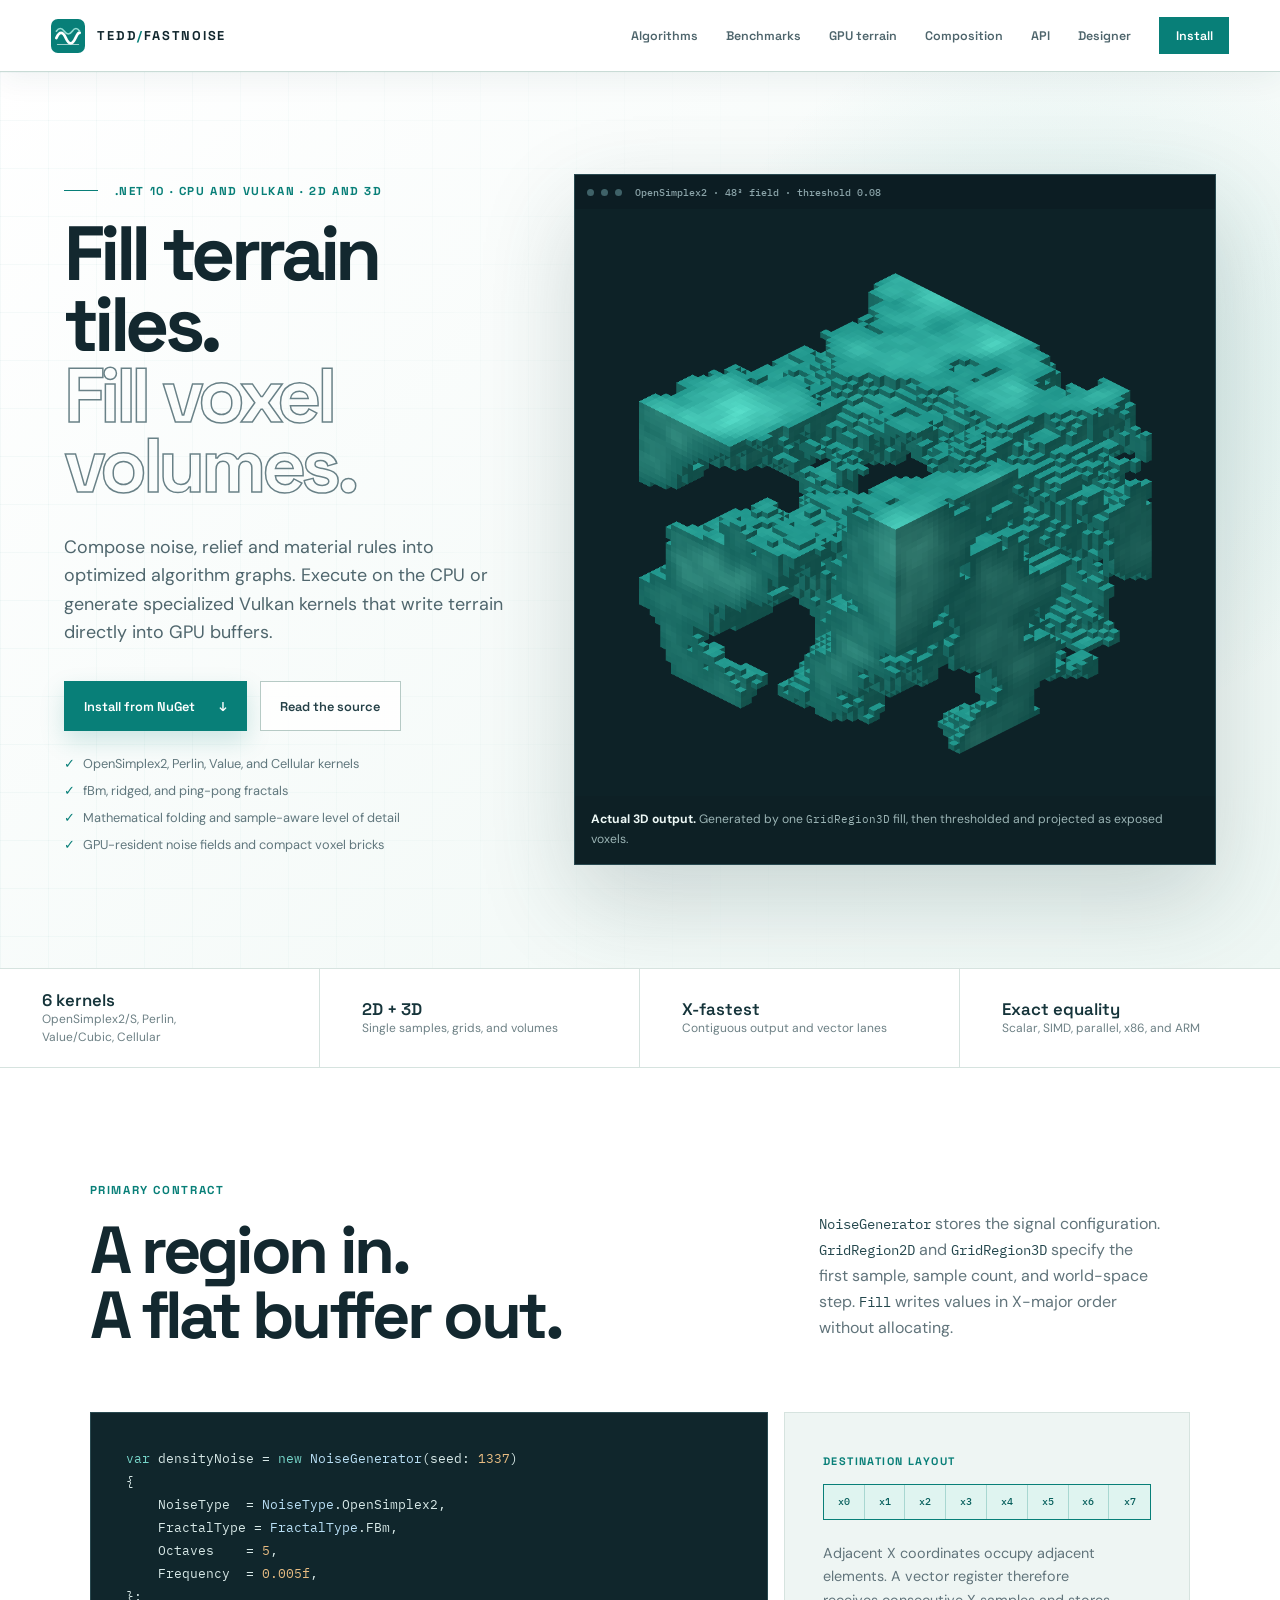
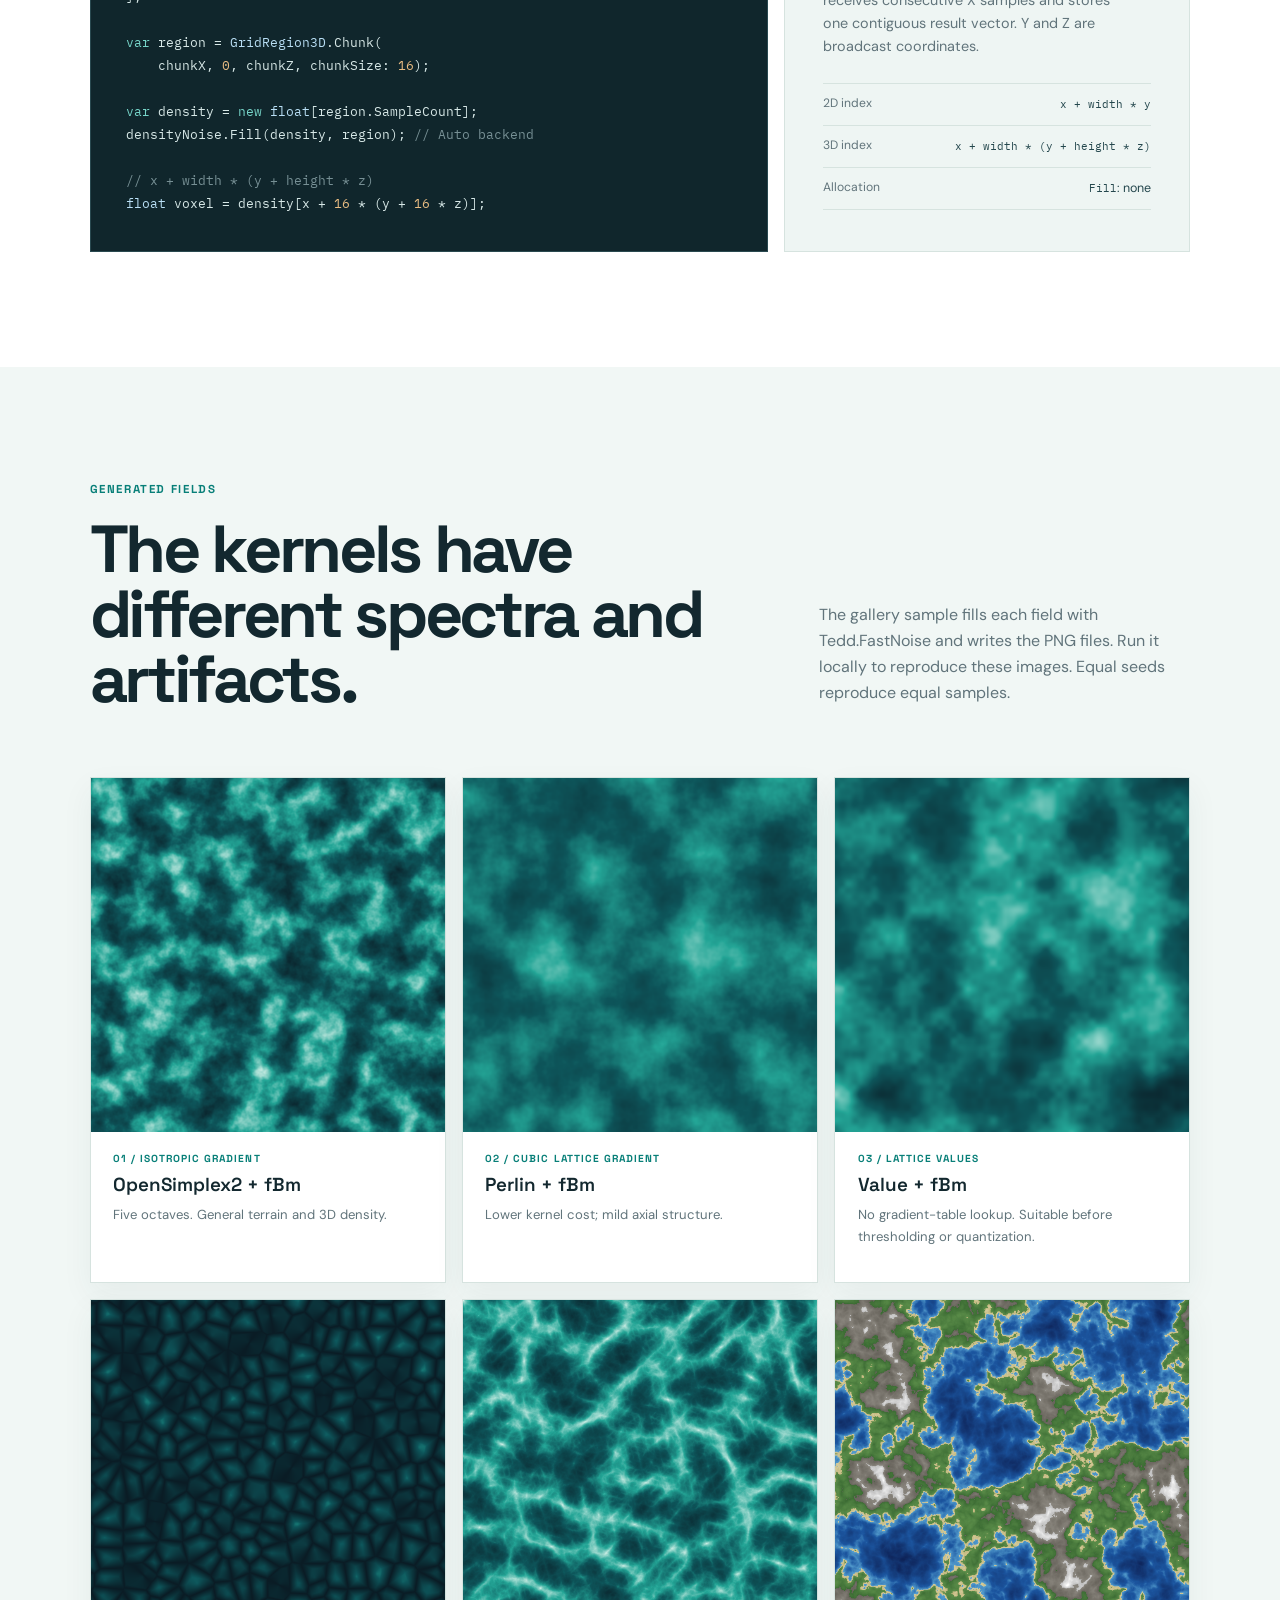
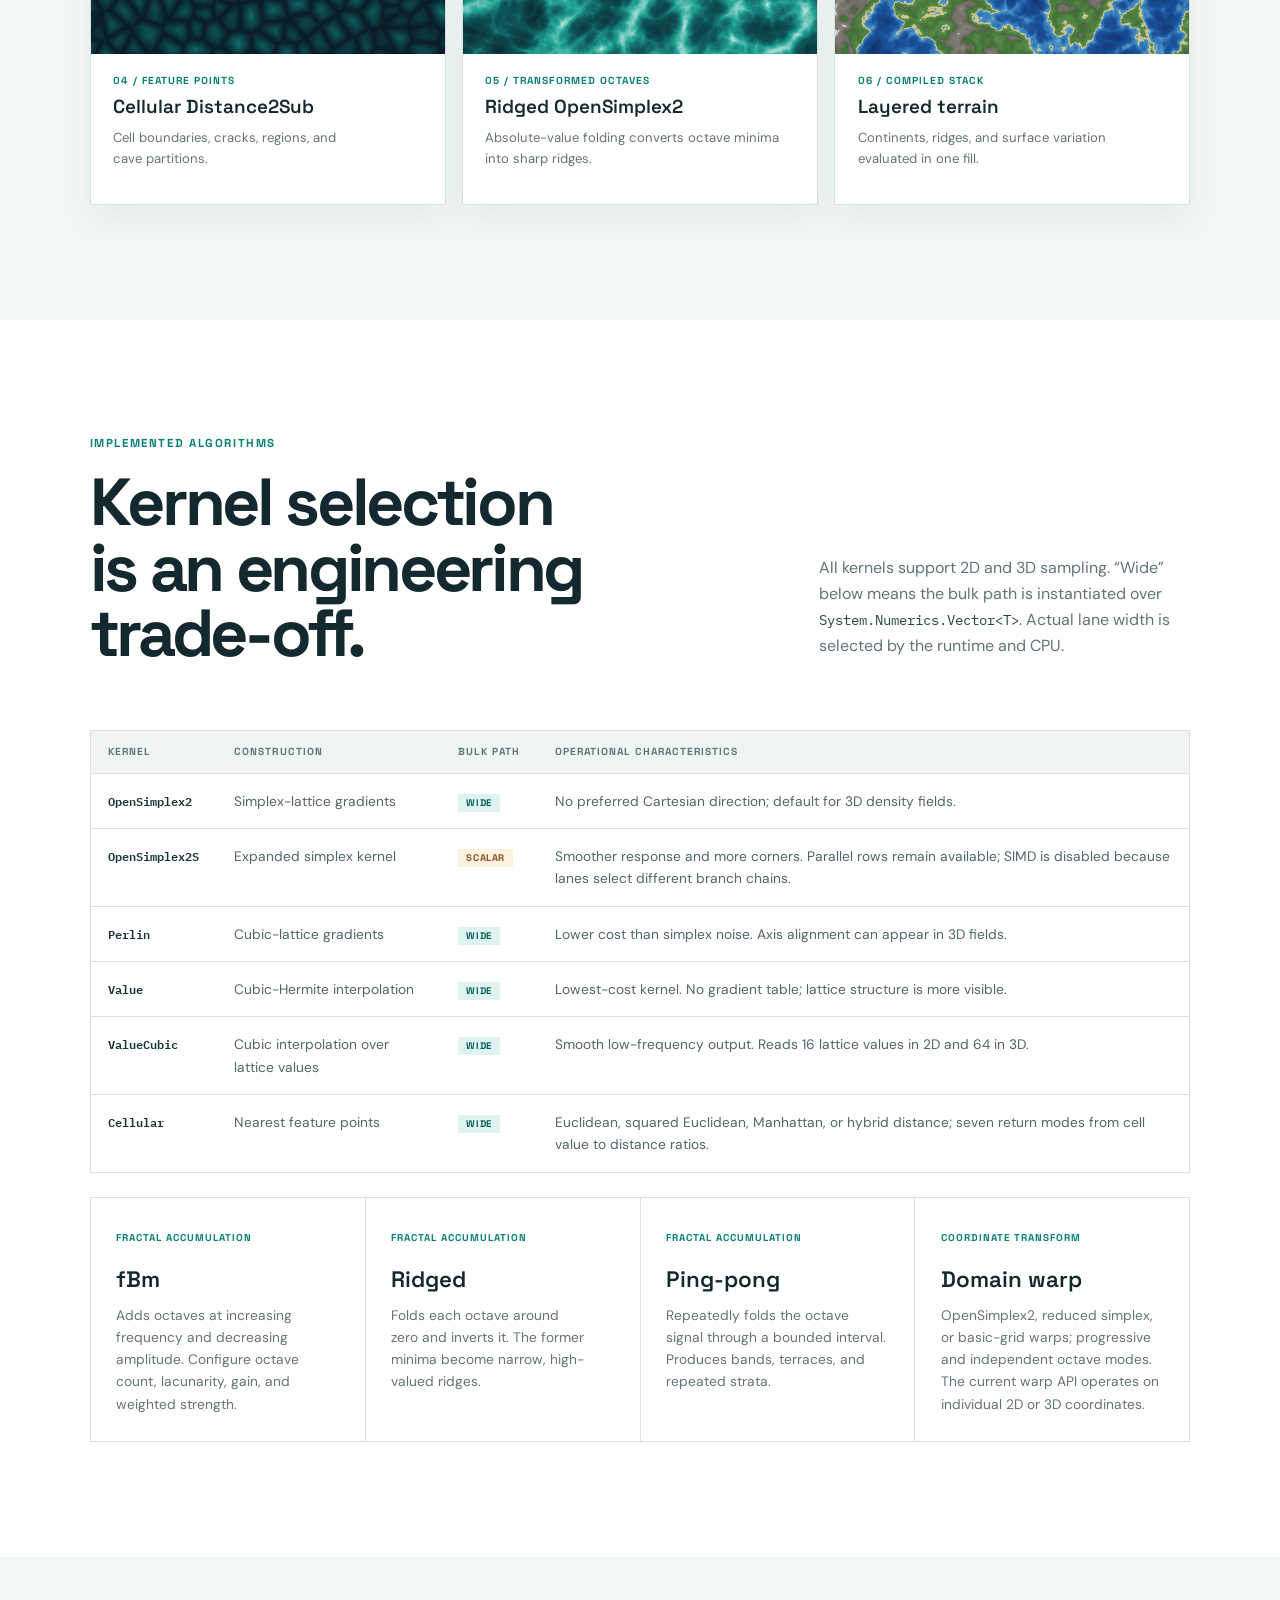
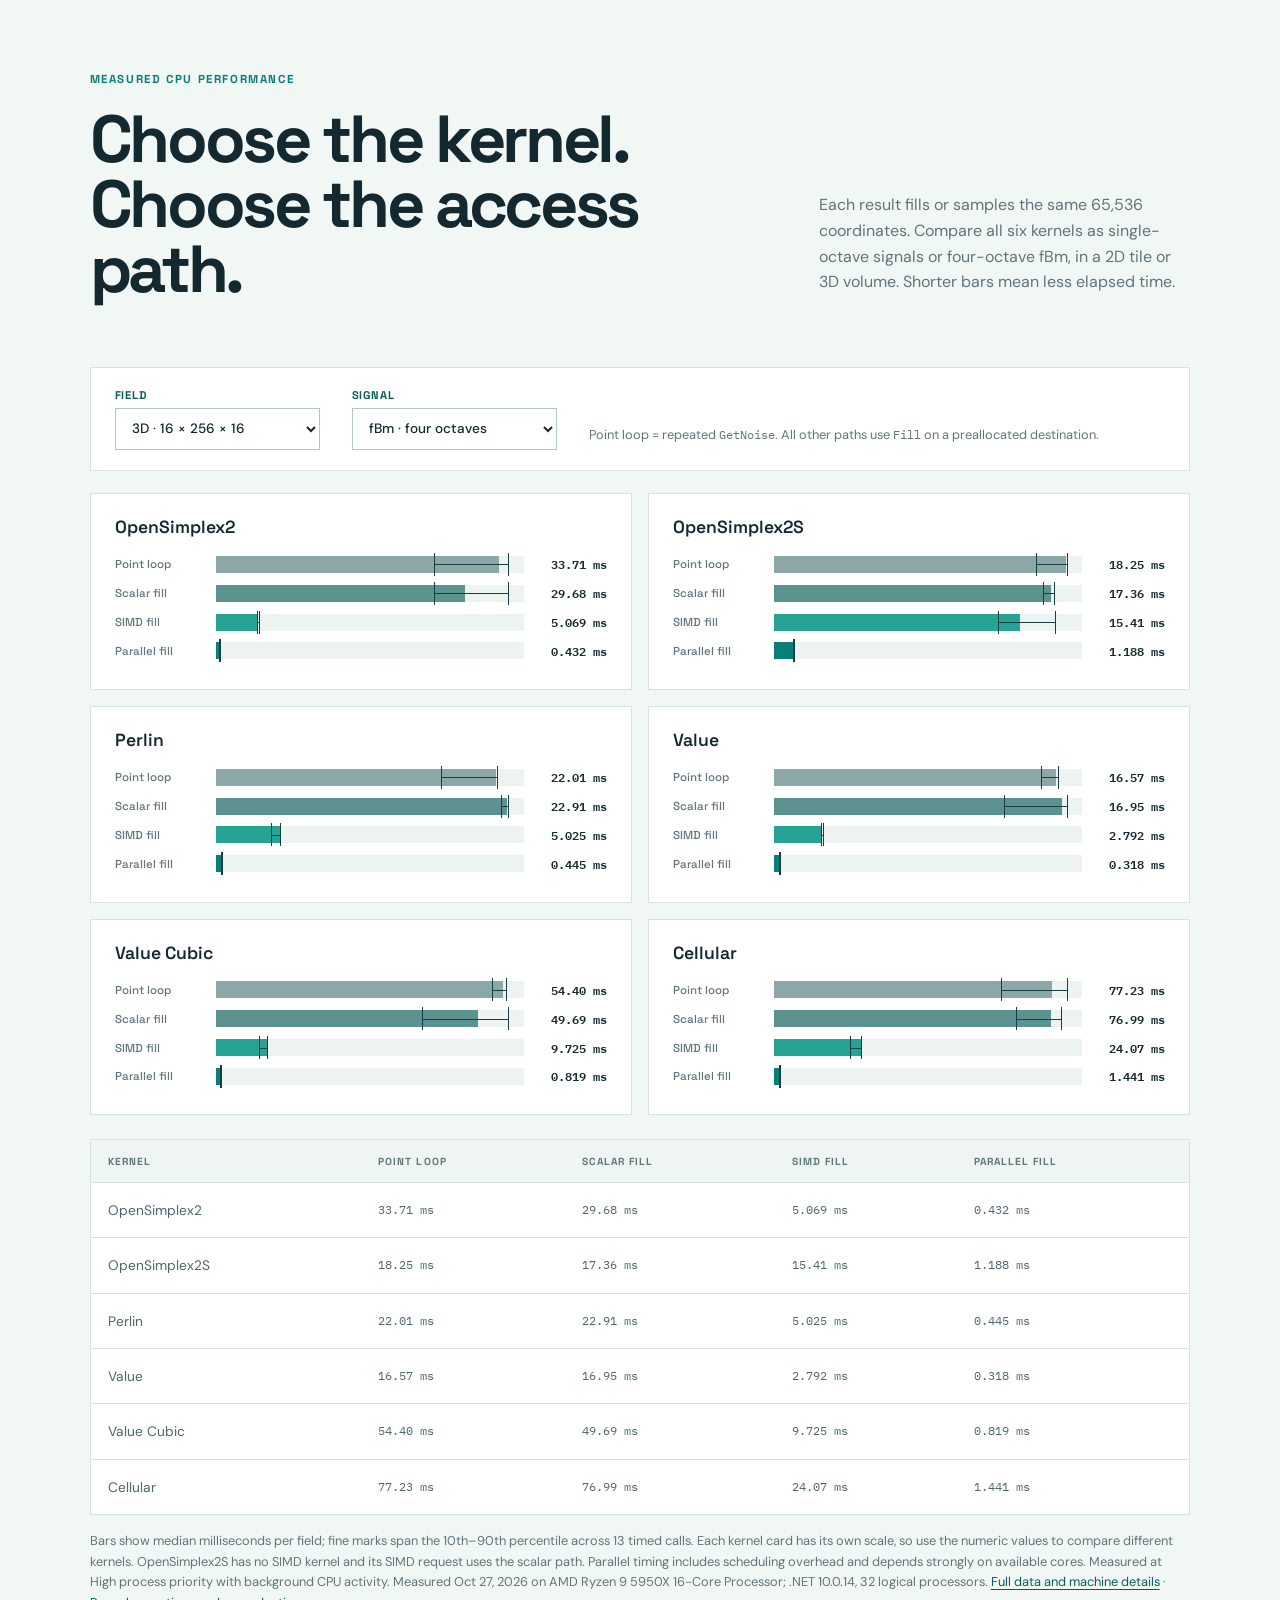
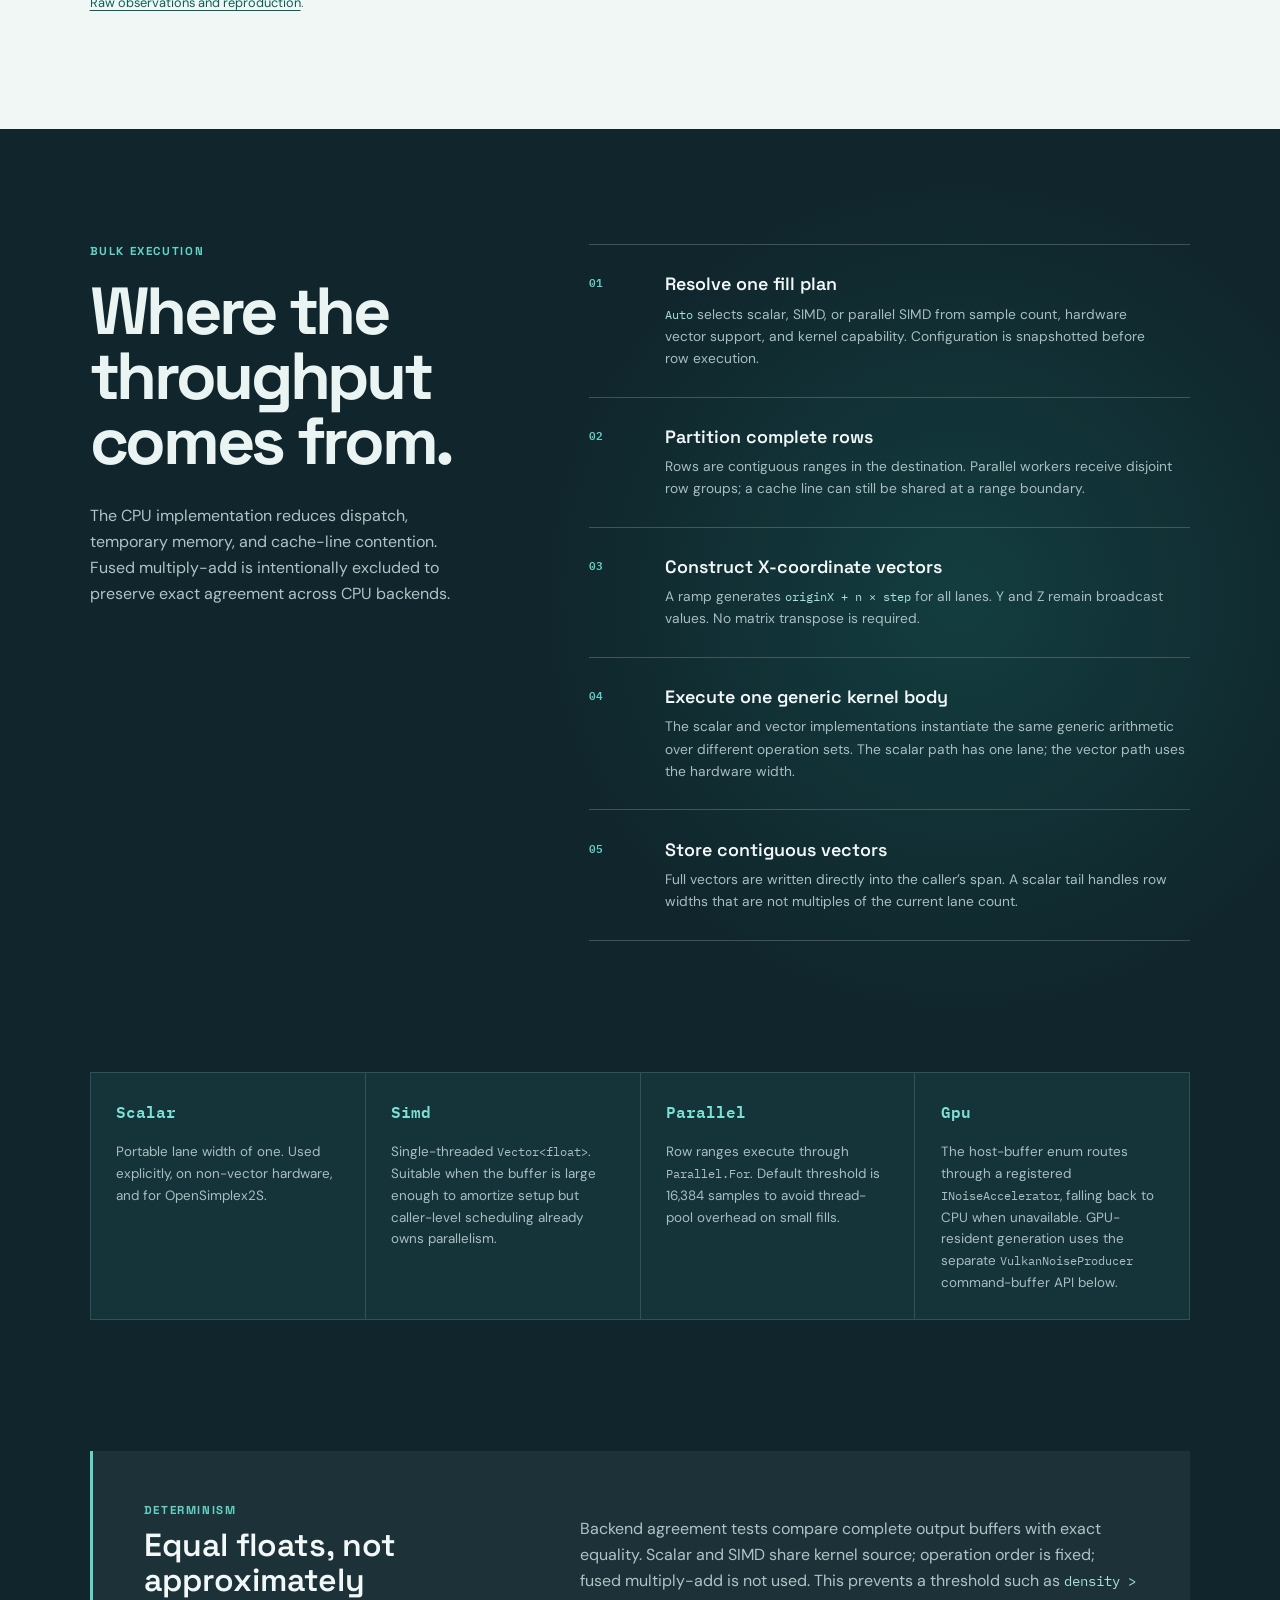
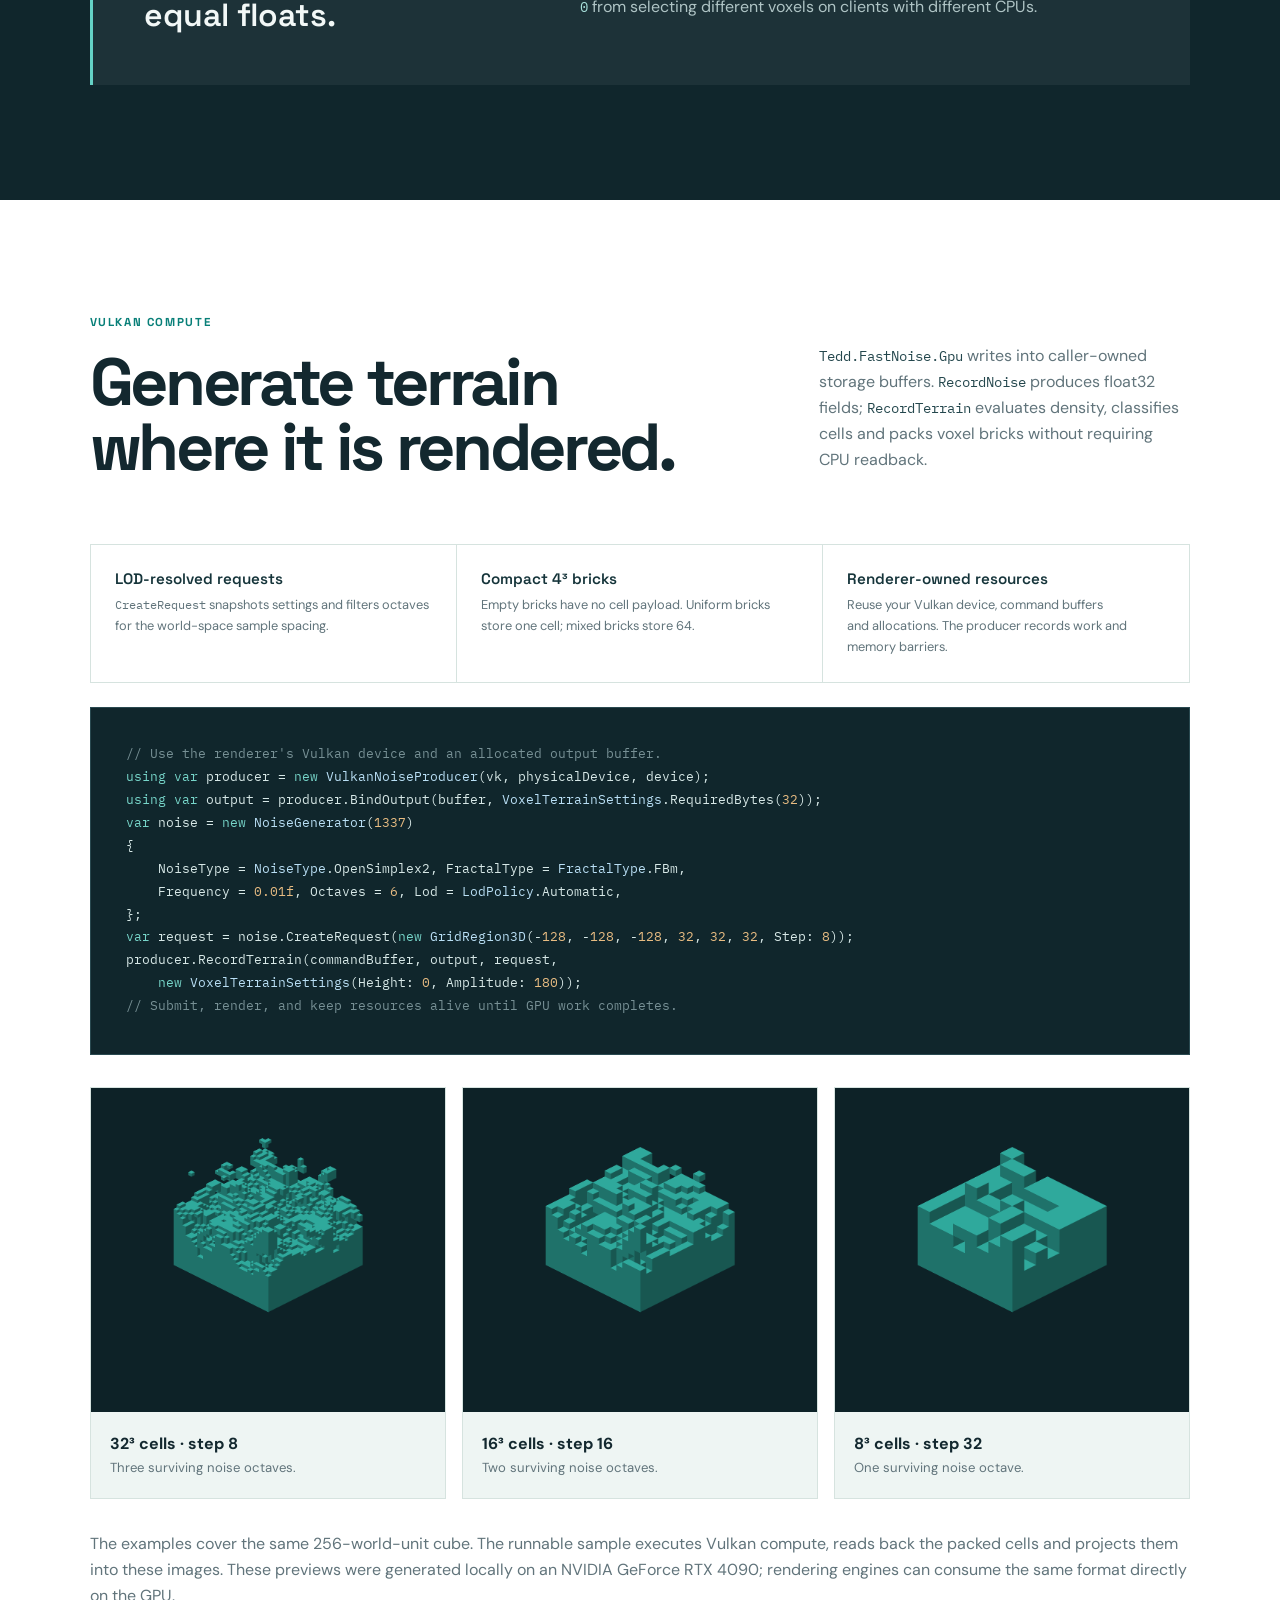
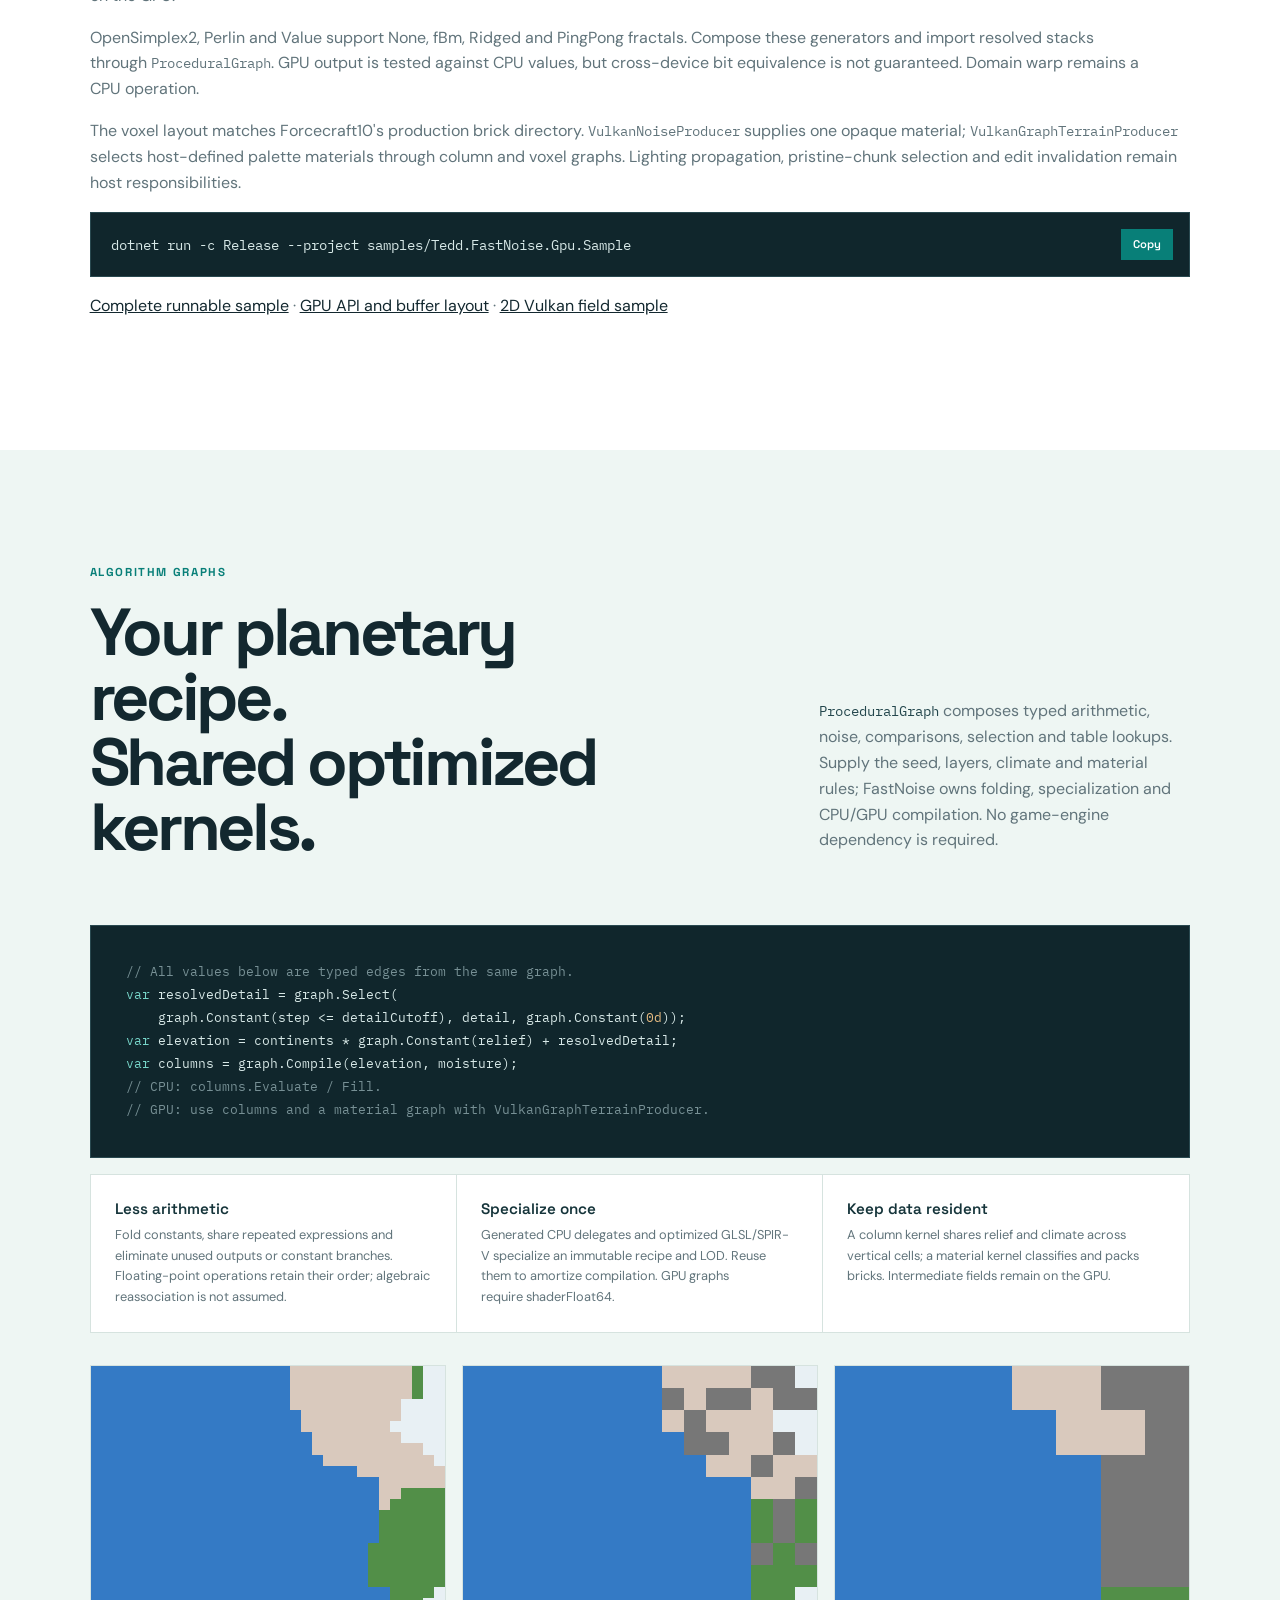
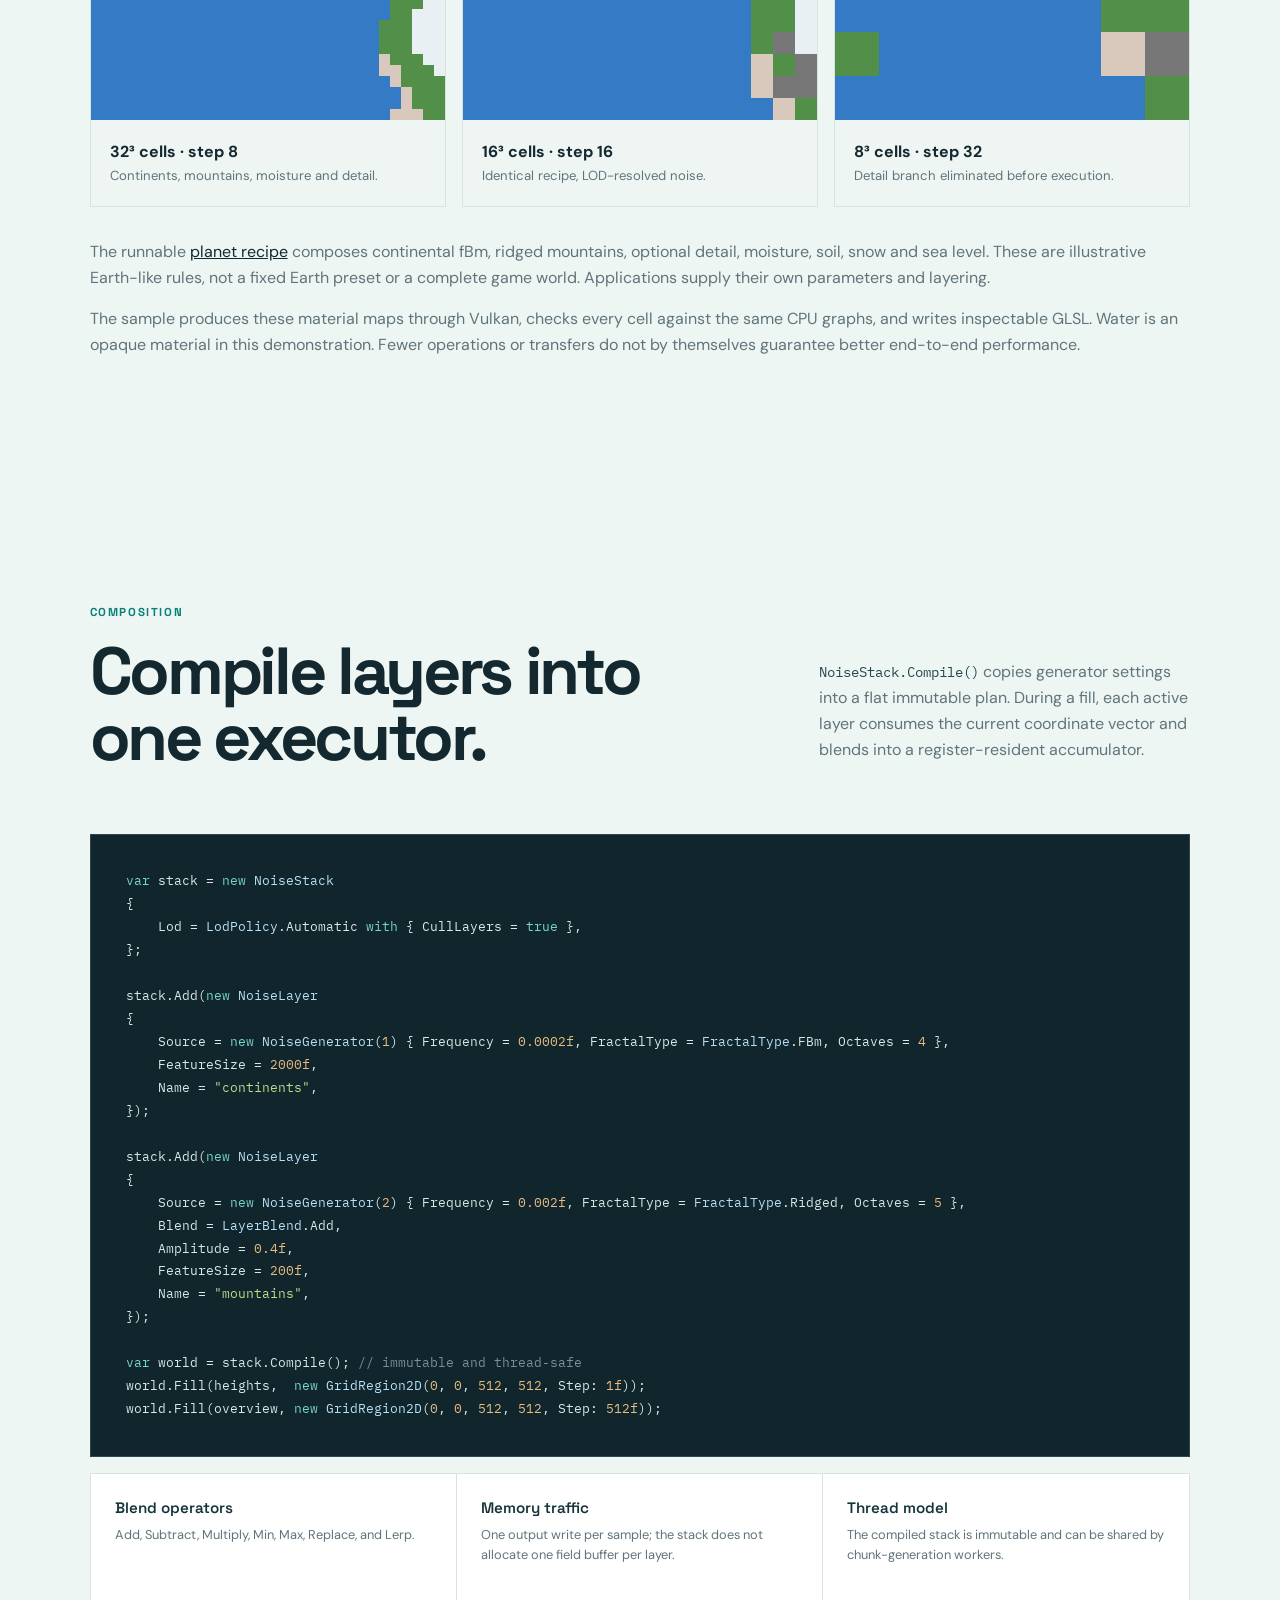
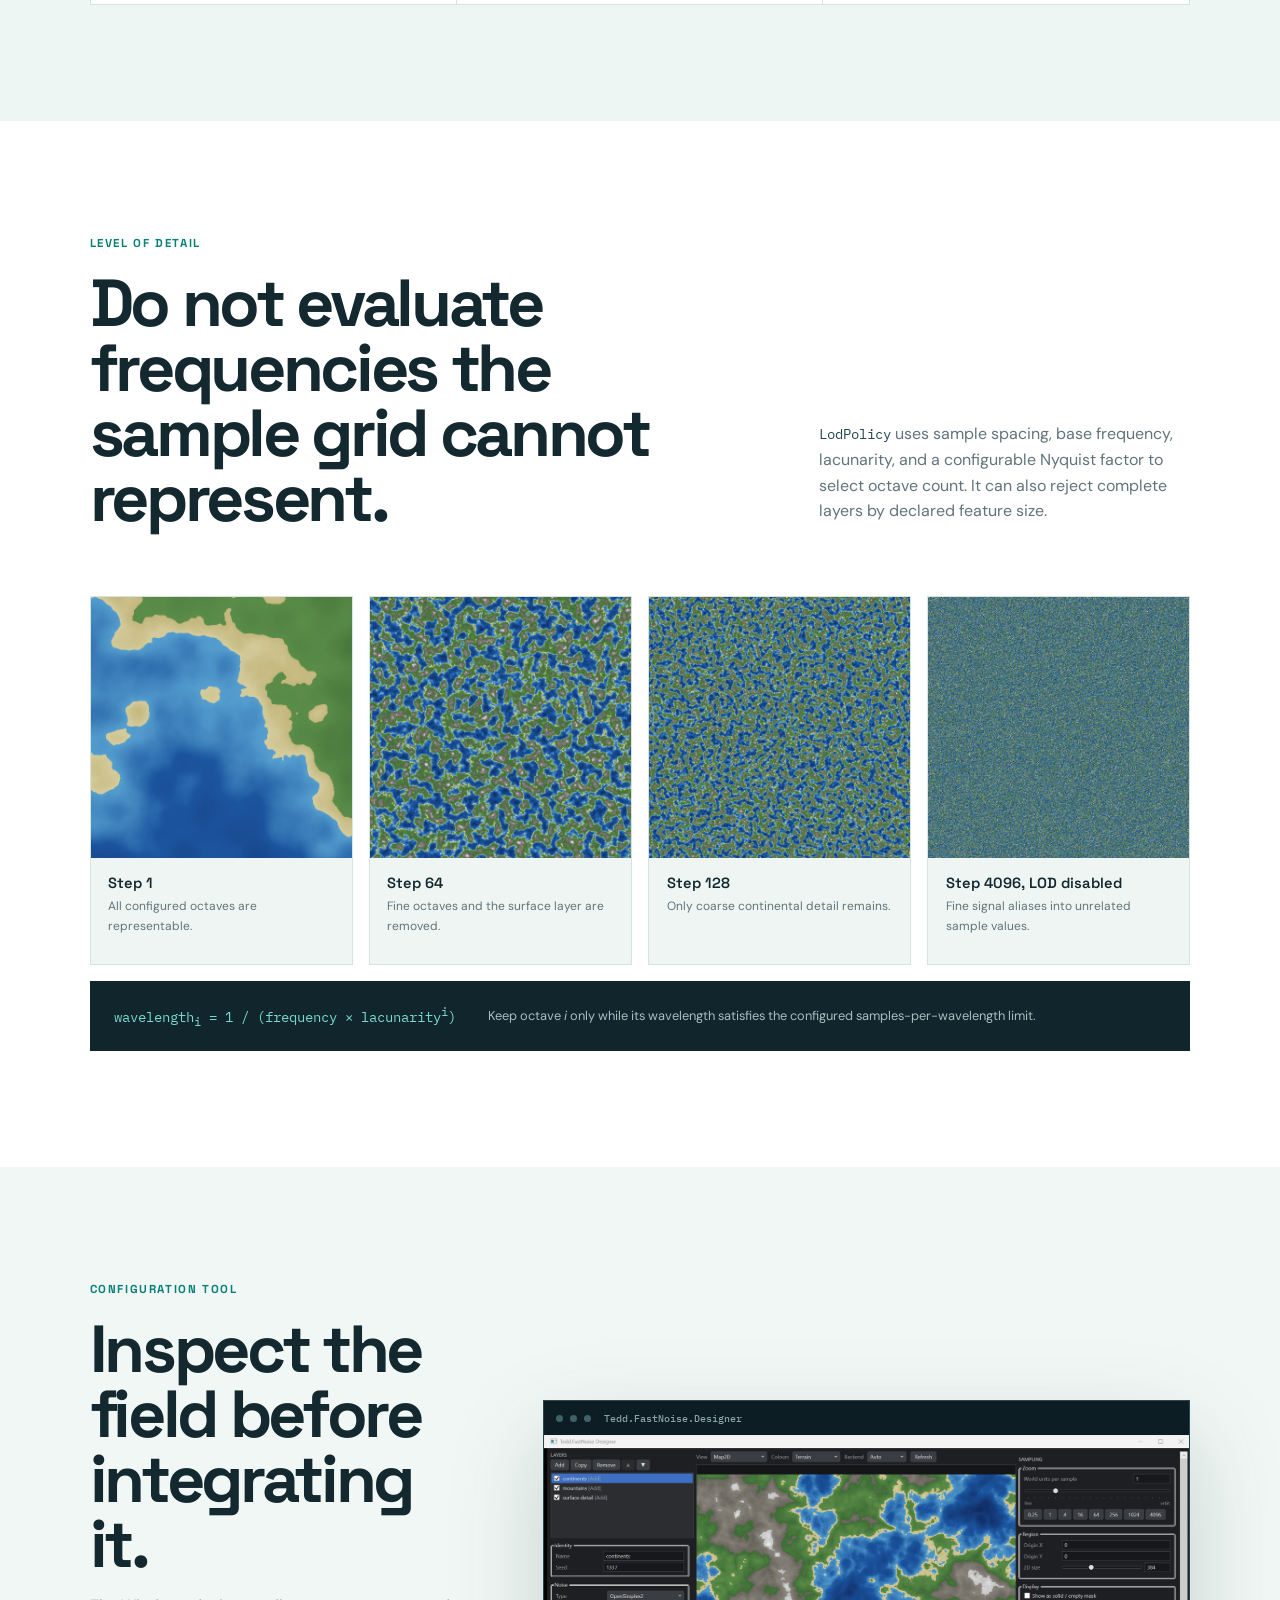
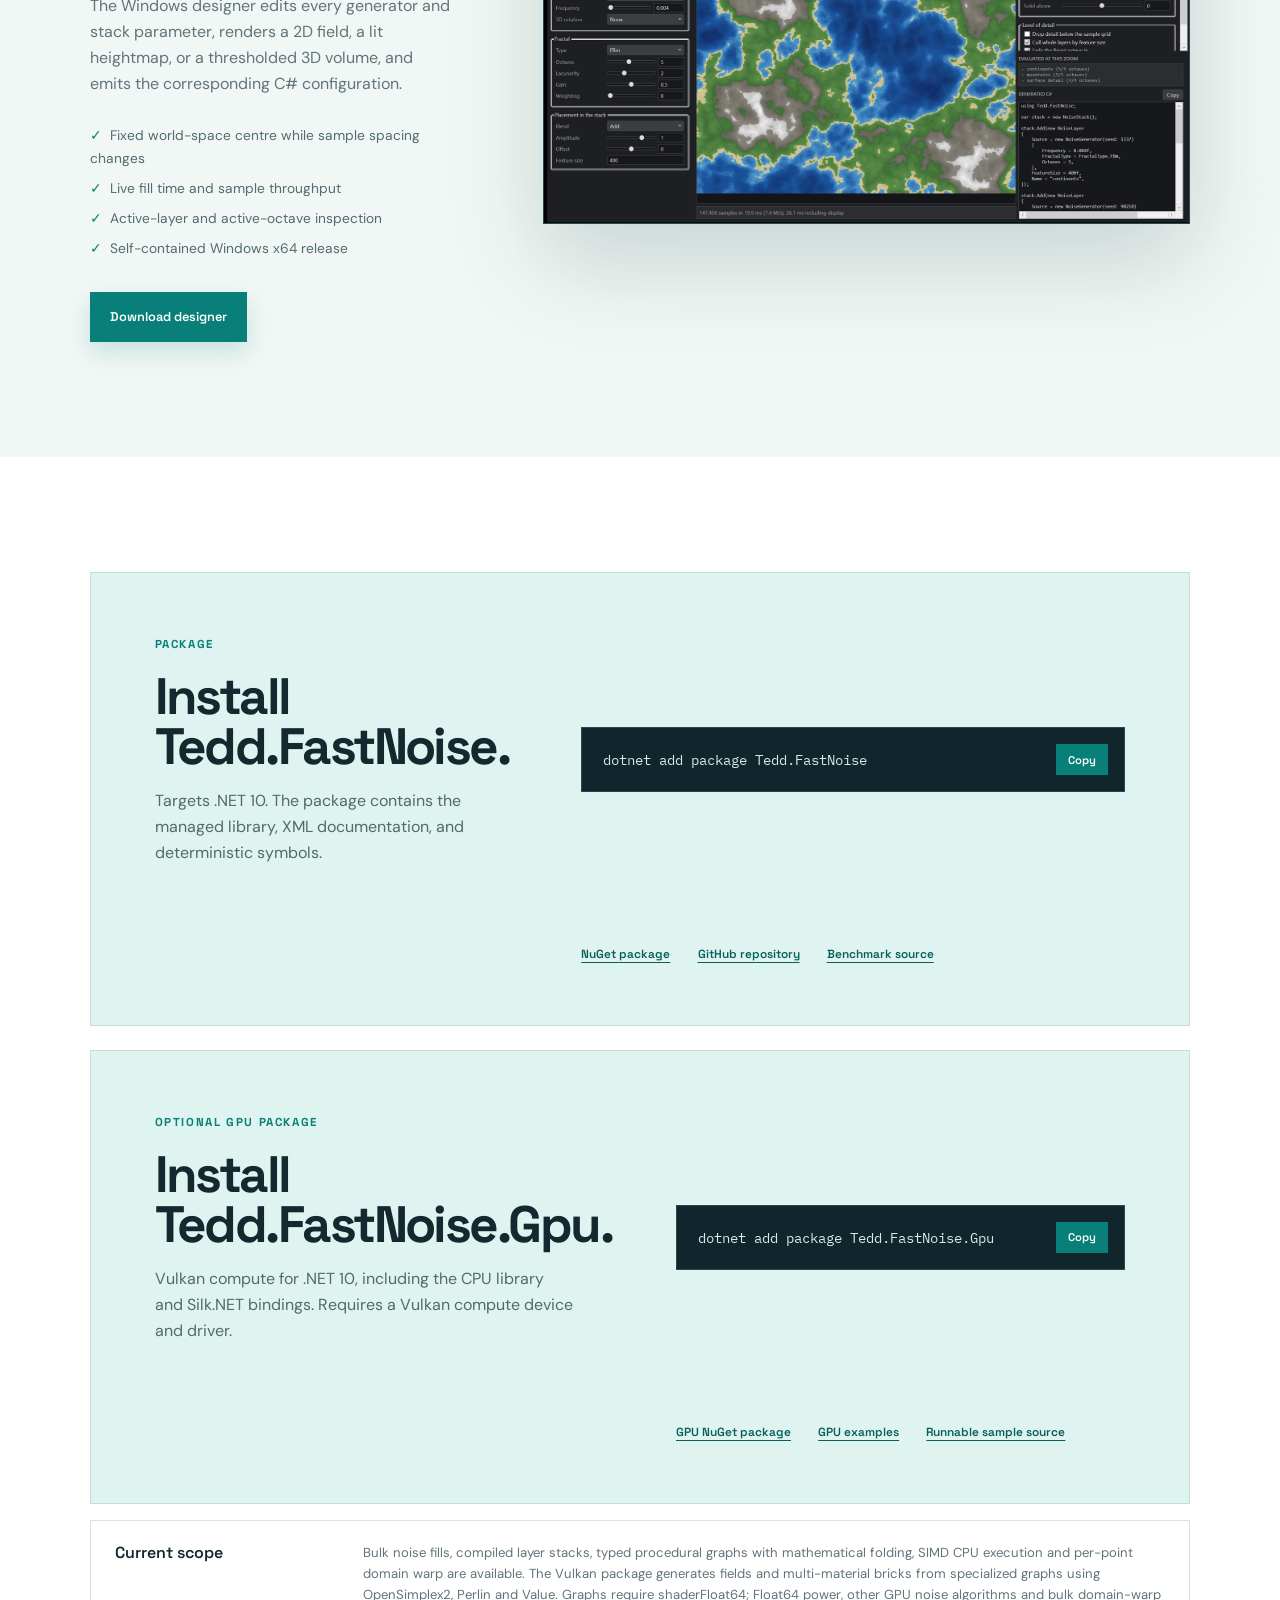
<file: docs/index.html>
<!doctype html>
<html lang="en">
<head>
  <meta charset="utf-8">
  <meta name="viewport" content="width=device-width, initial-scale=1">
  <meta name="theme-color" content="#f7faf9">
  <meta name="description" content="Compose procedural terrain algorithms with mathematical folding, scalar/SIMD CPU execution and runtime-specialized Vulkan kernels for GPU-resident planetary terrain.">
  <title>Tedd.FastNoise — deterministic bulk noise for .NET</title>
  <link rel="icon" href="assets/noise-mark.svg" type="image/svg+xml">
  <script>document.documentElement.classList.add('js')</script>
  <link rel="stylesheet" href="style.css">
  <script src="benchmarks-data.js" defer></script>
  <script src="app.js" defer></script>
</head>
<body>
  <a class="skip-link" href="#main">Skip to content</a>

  <header class="site-header">
    <a class="brand" href="#top" aria-label="Tedd.FastNoise home">
      <img src="assets/noise-mark.svg" width="34" height="34" alt="">
      <span>TEDD<span class="brand-slash">/</span>FASTNOISE</span>
    </a>
    <nav aria-label="Primary navigation">
      <a href="#algorithms">Algorithms</a>
      <a href="#benchmarks">Benchmarks</a>
      <a href="#gpu">GPU terrain</a>
      <a href="#composition">Composition</a>
      <a href="#api">API</a>
      <a href="#designer">Designer</a>
      <a class="nav-cta" href="#install">Install</a>
    </nav>
  </header>

  <main id="main">
    <section class="hero" id="top">
      <div class="hero-grid" aria-hidden="true"></div>
      <div class="hero-copy">
        <p class="eyebrow"><span></span> .NET 10 · CPU and Vulkan · 2D and 3D</p>
        <h1>Fill terrain tiles.<br><em>Fill voxel volumes.</em></h1>
        <p class="lede">Compose noise, relief and material rules into optimized algorithm graphs. Execute on the CPU or generate specialized Vulkan kernels that write terrain directly into GPU buffers.</p>
        <div class="hero-actions">
          <a class="button primary" href="#install"><span>Install from NuGet</span><span aria-hidden="true">↓</span></a>
          <a class="button secondary" href="https://github.com/tedd/Tedd.FastNoise">Read the source</a>
        </div>
        <ul class="hero-checks" aria-label="Library properties">
          <li>OpenSimplex2, Perlin, Value, and Cellular kernels</li>
          <li>fBm, ridged, and ping-pong fractals</li>
          <li>Mathematical folding and sample-aware level of detail</li>
          <li>GPU-resident noise fields and compact voxel bricks</li>
        </ul>
      </div>

      <figure class="hero-sample reveal">
        <div class="sample-bar"><span></span><span></span><span></span><b>OpenSimplex2 · 48³ field · threshold 0.08</b></div>
        <img src="gallery/volume-3d.png" alt="Isometric rendering of a thresholded 48 by 48 by 48 OpenSimplex2 noise volume" width="960" height="880">
        <figcaption><strong>Actual 3D output.</strong> Generated by one <code>GridRegion3D</code> fill, then thresholded and projected as exposed voxels.</figcaption>
      </figure>
    </section>

    <section class="proof-strip" aria-label="Implementation summary">
      <p><strong>6 kernels</strong><span>OpenSimplex2/S, Perlin, Value/Cubic, Cellular</span></p>
      <p><strong>2D + 3D</strong><span>Single samples, grids, and volumes</span></p>
      <p><strong>X-fastest</strong><span>Contiguous output and vector lanes</span></p>
      <p><strong>Exact equality</strong><span>Scalar, SIMD, parallel, x86, and ARM</span></p>
    </section>

    <section class="contract section-shell" id="api">
      <div class="section-intro reveal">
        <div>
          <p class="eyebrow">Primary contract</p>
          <h2>A region in.<br>A flat buffer out.</h2>
        </div>
        <p><code>NoiseGenerator</code> stores the signal configuration. <code>GridRegion2D</code> and <code>GridRegion3D</code> specify the first sample, sample count, and world-space step. <code>Fill</code> writes values in X-major order without allocating.</p>
      </div>

      <div class="code-layout reveal">
        <pre aria-label="C sharp example that fills one voxel column"><code><span class="kw">var</span> densityNoise = <span class="kw">new</span> <span class="type">NoiseGenerator</span>(seed: <span class="num">1337</span>)
{
    NoiseType  = <span class="type">NoiseType</span>.OpenSimplex2,
    FractalType = <span class="type">FractalType</span>.FBm,
    Octaves    = <span class="num">5</span>,
    Frequency  = <span class="num">0.005f</span>,
};

<span class="kw">var</span> region = <span class="type">GridRegion3D</span>.Chunk(
    chunkX, <span class="num">0</span>, chunkZ, chunkSize: <span class="num">16</span>);

<span class="kw">var</span> density = <span class="kw">new</span> <span class="type">float</span>[region.SampleCount];
densityNoise.Fill(density, region); <span class="comment">// Auto backend</span>

<span class="comment">// x + width * (y + height * z)</span>
<span class="type">float</span> voxel = density[x + <span class="num">16</span> * (y + <span class="num">16</span> * z)];</code></pre>

        <aside class="memory-card">
          <p class="memory-label">Destination layout</p>
          <div class="memory-cells" aria-hidden="true">
            <span>x0</span><span>x1</span><span>x2</span><span>x3</span><span>x4</span><span>x5</span><span>x6</span><span>x7</span>
          </div>
          <p>Adjacent X coordinates occupy adjacent elements. A vector register therefore receives consecutive X samples and stores one contiguous result vector. Y and Z are broadcast coordinates.</p>
          <dl>
            <div><dt>2D index</dt><dd><code>x + width * y</code></dd></div>
            <div><dt>3D index</dt><dd><code>x + width * (y + height * z)</code></dd></div>
            <div><dt>Allocation</dt><dd><code>Fill</code>: none</dd></div>
          </dl>
        </aside>
      </div>
    </section>

    <section class="samples section-shell" id="samples">
      <div class="section-intro reveal">
        <div>
          <p class="eyebrow">Generated fields</p>
          <h2>The kernels have different spectra and artifacts.</h2>
        </div>
        <p>The gallery sample fills each field with Tedd.FastNoise and writes the PNG files. Run it locally to reproduce these images. Equal seeds reproduce equal samples.</p>
      </div>

      <div class="sample-grid">
        <figure class="signal-card reveal">
          <img src="gallery/opensimplex2.png" alt="Five octave OpenSimplex2 fractional Brownian motion field" width="560" height="560" loading="lazy">
          <figcaption><span>01 / isotropic gradient</span><strong>OpenSimplex2 + fBm</strong><p>Five octaves. General terrain and 3D density.</p></figcaption>
        </figure>
        <figure class="signal-card reveal">
          <img src="gallery/perlin.png" alt="Five octave Perlin fractional Brownian motion field" width="560" height="560" loading="lazy">
          <figcaption><span>02 / cubic lattice gradient</span><strong>Perlin + fBm</strong><p>Lower kernel cost; mild axial structure.</p></figcaption>
        </figure>
        <figure class="signal-card reveal">
          <img src="gallery/value.png" alt="Four octave Value noise field" width="560" height="560" loading="lazy">
          <figcaption><span>03 / lattice values</span><strong>Value + fBm</strong><p>No gradient-table lookup. Suitable before thresholding or quantization.</p></figcaption>
        </figure>
        <figure class="signal-card reveal">
          <img src="gallery/cellular.png" alt="Cellular noise using second-nearest minus nearest distance" width="560" height="560" loading="lazy">
          <figcaption><span>04 / feature points</span><strong>Cellular Distance2Sub</strong><p>Cell boundaries, cracks, regions, and cave partitions.</p></figcaption>
        </figure>
        <figure class="signal-card reveal">
          <img src="gallery/ridged.png" alt="Six octave ridged OpenSimplex2 field" width="560" height="560" loading="lazy">
          <figcaption><span>05 / transformed octaves</span><strong>Ridged OpenSimplex2</strong><p>Absolute-value folding converts octave minima into sharp ridges.</p></figcaption>
        </figure>
        <figure class="signal-card reveal">
          <img src="gallery/layered-world.png" alt="Terrain field composed from continent, mountain, and surface layers" width="560" height="560" loading="lazy">
          <figcaption><span>06 / compiled stack</span><strong>Layered terrain</strong><p>Continents, ridges, and surface variation evaluated in one fill.</p></figcaption>
        </figure>
      </div>
    </section>

    <section class="algorithms section-shell" id="algorithms">
      <div class="section-intro reveal">
        <div>
          <p class="eyebrow">Implemented algorithms</p>
          <h2>Kernel selection is an engineering trade-off.</h2>
        </div>
        <p>All kernels support 2D and 3D sampling. “Wide” below means the bulk path is instantiated over <code>System.Numerics.Vector&lt;T&gt;</code>. Actual lane width is selected by the runtime and CPU.</p>
      </div>

      <div class="table-shell reveal" role="region" aria-label="Noise algorithm comparison" tabindex="0">
        <table>
          <thead><tr><th>Kernel</th><th>Construction</th><th>Bulk path</th><th>Operational characteristics</th></tr></thead>
          <tbody>
            <tr><td><code>OpenSimplex2</code></td><td>Simplex-lattice gradients</td><td><span class="status yes">Wide</span></td><td>No preferred Cartesian direction; default for 3D density fields.</td></tr>
            <tr><td><code>OpenSimplex2S</code></td><td>Expanded simplex kernel</td><td><span class="status no">Scalar</span></td><td>Smoother response and more corners. Parallel rows remain available; SIMD is disabled because lanes select different branch chains.</td></tr>
            <tr><td><code>Perlin</code></td><td>Cubic-lattice gradients</td><td><span class="status yes">Wide</span></td><td>Lower cost than simplex noise. Axis alignment can appear in 3D fields.</td></tr>
            <tr><td><code>Value</code></td><td>Cubic-Hermite interpolation</td><td><span class="status yes">Wide</span></td><td>Lowest-cost kernel. No gradient table; lattice structure is more visible.</td></tr>
            <tr><td><code>ValueCubic</code></td><td>Cubic interpolation over lattice values</td><td><span class="status yes">Wide</span></td><td>Smooth low-frequency output. Reads 16 lattice values in 2D and 64 in 3D.</td></tr>
            <tr><td><code>Cellular</code></td><td>Nearest feature points</td><td><span class="status yes">Wide</span></td><td>Euclidean, squared Euclidean, Manhattan, or hybrid distance; seven return modes from cell value to distance ratios.</td></tr>
          </tbody>
        </table>
      </div>

      <div class="algorithm-details">
        <article class="technical-card reveal"><span>Fractal accumulation</span><h3>fBm</h3><p>Adds octaves at increasing frequency and decreasing amplitude. Configure octave count, lacunarity, gain, and weighted strength.</p></article>
        <article class="technical-card reveal"><span>Fractal accumulation</span><h3>Ridged</h3><p>Folds each octave around zero and inverts it. The former minima become narrow, high-valued ridges.</p></article>
        <article class="technical-card reveal"><span>Fractal accumulation</span><h3>Ping-pong</h3><p>Repeatedly folds the octave signal through a bounded interval. Produces bands, terraces, and repeated strata.</p></article>
        <article class="technical-card reveal"><span>Coordinate transform</span><h3>Domain warp</h3><p>OpenSimplex2, reduced simplex, or basic-grid warps; progressive and independent octave modes. The current warp API operates on individual 2D or 3D coordinates.</p></article>
      </div>
    </section>

    <section class="benchmarks section-shell" id="benchmarks">
      <div class="section-intro reveal">
        <div>
          <p class="eyebrow">Measured CPU performance</p>
          <h2>Choose the kernel.<br>Choose the access path.</h2>
        </div>
        <p>Each result fills or samples the same 65,536 coordinates. Compare all six kernels as single-octave signals or four-octave fBm, in a 2D tile or 3D volume. Shorter bars mean less elapsed time.</p>
      </div>

      <div class="benchmark-controls reveal">
        <label for="benchmark-shape">Field
          <select id="benchmark-shape">
            <option value="2D 256×256">2D · 256 × 256</option>
            <option value="3D 16×256×16" selected>3D · 16 × 256 × 16</option>
          </select>
        </label>
        <label for="benchmark-fractal">Signal
          <select id="benchmark-fractal">
            <option value="Single">Single octave</option>
            <option value="fBm ×4" selected>fBm · four octaves</option>
          </select>
        </label>
        <p>Point loop = repeated <code>GetNoise</code>. All other paths use <code>Fill</code> on a preallocated destination.</p>
      </div>

      <div id="benchmark-graphs" class="benchmark-grid" aria-live="polite">
        <p>Benchmark graphs require JavaScript.</p>
      </div>

      <div class="benchmark-table-wrap table-shell" role="region" aria-label="Benchmark values" tabindex="0">
        <table id="benchmark-table">
          <thead><tr><th>Kernel</th><th>Point loop</th><th>Scalar fill</th><th>SIMD fill</th><th>Parallel fill</th></tr></thead>
          <tbody><tr><td colspan="5">Benchmark values require JavaScript.</td></tr></tbody>
        </table>
      </div>

      <p class="benchmark-method">Bars show median milliseconds per field; fine marks span the 10th–90th percentile across 13 timed calls. Each kernel card has its own scale, so use the numeric values to compare different kernels. OpenSimplex2S has no SIMD kernel and its SIMD request uses the scalar path. Parallel timing includes scheduling overhead and depends strongly on available cores. Measured at High process priority with background CPU activity. <span id="benchmark-machine"></span> <a href="benchmarks.json">Full data and machine details</a> · <a href="https://github.com/tedd/Tedd.FastNoise/tree/main/Research/2026-10-27%20access-matrix-1">Raw observations and reproduction</a>.</p>
    </section>

    <section class="execution section-shell" id="execution">
      <div class="execution-heading reveal">
        <p class="eyebrow">Bulk execution</p>
        <h2>Where the throughput comes from.</h2>
        <p>The CPU implementation reduces dispatch, temporary memory, and cache-line contention. Fused multiply-add is intentionally excluded to preserve exact agreement across CPU backends.</p>
      </div>

      <ol class="pipeline" aria-label="Bulk fill pipeline">
        <li class="reveal"><span>01</span><div><h3>Resolve one fill plan</h3><p><code>Auto</code> selects scalar, SIMD, or parallel SIMD from sample count, hardware vector support, and kernel capability. Configuration is snapshotted before row execution.</p></div></li>
        <li class="reveal"><span>02</span><div><h3>Partition complete rows</h3><p>Rows are contiguous ranges in the destination. Parallel workers receive disjoint row groups; a cache line can still be shared at a range boundary.</p></div></li>
        <li class="reveal"><span>03</span><div><h3>Construct X-coordinate vectors</h3><p>A ramp generates <code>originX + n × step</code> for all lanes. Y and Z remain broadcast values. No matrix transpose is required.</p></div></li>
        <li class="reveal"><span>04</span><div><h3>Execute one generic kernel body</h3><p>The scalar and vector implementations instantiate the same generic arithmetic over different operation sets. The scalar path has one lane; the vector path uses the hardware width.</p></div></li>
        <li class="reveal"><span>05</span><div><h3>Store contiguous vectors</h3><p>Full vectors are written directly into the caller’s span. A scalar tail handles row widths that are not multiples of the current lane count.</p></div></li>
      </ol>

      <div class="backend-grid">
        <article class="backend-card reveal"><h3><code>Scalar</code></h3><p>Portable lane width of one. Used explicitly, on non-vector hardware, and for OpenSimplex2S.</p></article>
        <article class="backend-card reveal"><h3><code>Simd</code></h3><p>Single-threaded <code>Vector&lt;float&gt;</code>. Suitable when the buffer is large enough to amortize setup but caller-level scheduling already owns parallelism.</p></article>
        <article class="backend-card reveal"><h3><code>Parallel</code></h3><p>Row ranges execute through <code>Parallel.For</code>. Default threshold is 16,384 samples to avoid thread-pool overhead on small fills.</p></article>
        <article class="backend-card reveal"><h3><code>Gpu</code></h3><p>The host-buffer enum routes through a registered <code>INoiseAccelerator</code>, falling back to CPU when unavailable. GPU-resident generation uses the separate <code>VulkanNoiseProducer</code> command-buffer API below.</p></article>
      </div>

      <div class="determinism-band reveal">
        <div><p class="eyebrow">Determinism</p><h3>Equal floats, not approximately equal floats.</h3></div>
        <p>Backend agreement tests compare complete output buffers with exact equality. Scalar and SIMD share kernel source; operation order is fixed; fused multiply-add is not used. This prevents a threshold such as <code>density &gt; 0</code> from selecting different voxels on clients with different CPUs.</p>
      </div>
    </section>

    <section class="gpu section-shell" id="gpu">
      <div class="section-intro reveal">
        <div><p class="eyebrow">Vulkan compute</p><h2>Generate terrain where it is rendered.</h2></div>
        <p><code>Tedd.FastNoise.Gpu</code> writes into caller-owned storage buffers. <code>RecordNoise</code> produces float32 fields; <code>RecordTerrain</code> evaluates density, classifies cells and packs voxel bricks without requiring CPU readback.</p>
      </div>
      <div class="composition-notes reveal">
        <p><strong>LOD-resolved requests</strong><span><code>CreateRequest</code> snapshots settings and filters octaves for the world-space sample spacing.</span></p>
        <p><strong>Compact 4³ bricks</strong><span>Empty bricks have no cell payload. Uniform bricks store one cell; mixed bricks store 64.</span></p>
        <p><strong>Renderer-owned resources</strong><span>Reuse your Vulkan device, command buffers and allocations. The producer records work and memory barriers.</span></p>
      </div>
      <pre class="wide-code reveal" aria-label="C sharp GPU terrain example"><code><span class="comment">// Use the renderer's Vulkan device and an allocated output buffer.</span>
<span class="kw">using var</span> producer = <span class="kw">new</span> <span class="type">VulkanNoiseProducer</span>(vk, physicalDevice, device);
<span class="kw">using var</span> output = producer.BindOutput(buffer, <span class="type">VoxelTerrainSettings</span>.RequiredBytes(<span class="num">32</span>));
<span class="kw">var</span> noise = <span class="kw">new</span> <span class="type">NoiseGenerator</span>(<span class="num">1337</span>)
{
    NoiseType = <span class="type">NoiseType</span>.OpenSimplex2, FractalType = <span class="type">FractalType</span>.FBm,
    Frequency = <span class="num">0.01f</span>, Octaves = <span class="num">6</span>, Lod = <span class="type">LodPolicy</span>.Automatic,
};
<span class="kw">var</span> request = noise.CreateRequest(<span class="kw">new</span> <span class="type">GridRegion3D</span>(-<span class="num">128</span>, -<span class="num">128</span>, -<span class="num">128</span>, <span class="num">32</span>, <span class="num">32</span>, <span class="num">32</span>, Step: <span class="num">8</span>));
producer.RecordTerrain(commandBuffer, output, request,
    <span class="kw">new</span> <span class="type">VoxelTerrainSettings</span>(Height: <span class="num">0</span>, Amplitude: <span class="num">180</span>));
<span class="comment">// Submit, render, and keep resources alive until GPU work completes.</span></code></pre>
      <div class="gpu-samples">
        <figure class="reveal"><img src="gallery/gpu-terrain-32.png" width="960" height="880" alt="Vulkan-generated terrain sampled at 32 cubed voxels, eight world units per cell" loading="lazy"><figcaption><strong>32³ cells · step 8</strong><span>Three surviving noise octaves.</span></figcaption></figure>
        <figure class="reveal"><img src="gallery/gpu-terrain-16.png" width="960" height="880" alt="The same world region sampled at 16 cubed voxels, sixteen world units per cell" loading="lazy"><figcaption><strong>16³ cells · step 16</strong><span>Two surviving noise octaves.</span></figcaption></figure>
        <figure class="reveal"><img src="gallery/gpu-terrain-8.png" width="960" height="880" alt="The same world region sampled at eight cubed voxels, thirty-two world units per cell" loading="lazy"><figcaption><strong>8³ cells · step 32</strong><span>One surviving noise octave.</span></figcaption></figure>
      </div>
      <div class="gpu-guide reveal">
        <p>The examples cover the same 256-world-unit cube. The runnable sample executes Vulkan compute, reads back the packed cells and projects them into these images. These previews were generated locally on an NVIDIA GeForce RTX 4090; rendering engines can consume the same format directly on the GPU.</p>
        <p>OpenSimplex2, Perlin and Value support None, fBm, Ridged and PingPong fractals. Compose these generators and import resolved stacks through <code>ProceduralGraph</code>. GPU output is tested against CPU values, but cross-device bit equivalence is not guaranteed. Domain warp remains a CPU operation.</p>
        <p>The voxel layout matches Forcecraft10's production brick directory. <code>VulkanNoiseProducer</code> supplies one opaque material; <code>VulkanGraphTerrainProducer</code> selects host-defined palette materials through column and voxel graphs. Lighting propagation, pristine-chunk selection and edit invalidation remain host responsibilities.</p>
        <div class="install-command"><code>dotnet run -c Release --project samples/Tedd.FastNoise.Gpu.Sample</code><button type="button" data-copy="dotnet run -c Release --project samples/Tedd.FastNoise.Gpu.Sample">Copy</button></div>
        <p><a href="https://github.com/tedd/Tedd.FastNoise/tree/main/samples/Tedd.FastNoise.Gpu.Sample">Complete runnable sample</a> · <a href="https://github.com/tedd/Tedd.FastNoise/blob/main/src/Tedd.FastNoise.Gpu/README.md">GPU API and buffer layout</a> · <a href="gallery/gpu-field.png">2D Vulkan field sample</a></p>
      </div>
    </section>

    <section class="composition section-shell" id="procedural">
      <div class="section-intro reveal">
        <div><p class="eyebrow">Algorithm graphs</p><h2>Your planetary recipe.<br>Shared optimized kernels.</h2></div>
        <p><code>ProceduralGraph</code> composes typed arithmetic, noise, comparisons, selection and table lookups. Supply the seed, layers, climate and material rules; FastNoise owns folding, specialization and CPU/GPU compilation. No game-engine dependency is required.</p>
      </div>
      <pre class="wide-code reveal" aria-label="C sharp procedural graph specialization"><code><span class="comment">// All values below are typed edges from the same graph.</span>
<span class="kw">var</span> resolvedDetail = graph.Select(
    graph.Constant(step &lt;= detailCutoff), detail, graph.Constant(<span class="num">0d</span>));
<span class="kw">var</span> elevation = continents * graph.Constant(relief) + resolvedDetail;
<span class="kw">var</span> columns = graph.Compile(elevation, moisture);
<span class="comment">// CPU: columns.Evaluate / Fill.
// GPU: use columns and a material graph with VulkanGraphTerrainProducer.</span></code></pre>
      <div class="composition-notes reveal">
        <p><strong>Less arithmetic</strong><span>Fold constants, share repeated expressions and eliminate unused outputs or constant branches. Floating-point operations retain their order; algebraic reassociation is not assumed.</span></p>
        <p><strong>Specialize once</strong><span>Generated CPU delegates and optimized GLSL/SPIR-V specialize an immutable recipe and LOD. Reuse them to amortize compilation. GPU graphs require shaderFloat64.</span></p>
        <p><strong>Keep data resident</strong><span>A column kernel shares relief and climate across vertical cells; a material kernel classifies and packs bricks. Intermediate fields remain on the GPU.</span></p>
      </div>
      <div class="gpu-samples">
        <figure class="reveal"><img src="gallery/gpu-planet-32.png" width="320" height="320" style="image-rendering:pixelated" alt="Top-down material map of composed planetary terrain at 32 cubed cells" loading="lazy"><figcaption><strong>32³ cells · step 8</strong><span>Continents, mountains, moisture and detail.</span></figcaption></figure>
        <figure class="reveal"><img src="gallery/gpu-planet-16.png" width="320" height="320" style="image-rendering:pixelated" alt="The same planetary material region at 16 cubed cells" loading="lazy"><figcaption><strong>16³ cells · step 16</strong><span>Identical recipe, LOD-resolved noise.</span></figcaption></figure>
        <figure class="reveal"><img src="gallery/gpu-planet-8.png" width="320" height="320" style="image-rendering:pixelated" alt="Coarse planetary material map at eight cubed cells" loading="lazy"><figcaption><strong>8³ cells · step 32</strong><span>Detail branch eliminated before execution.</span></figcaption></figure>
      </div>
      <div class="gpu-guide reveal">
        <p>The runnable <a href="https://github.com/tedd/Tedd.FastNoise/blob/main/samples/Tedd.FastNoise.Gpu.Sample/PlanetRecipe.cs">planet recipe</a> composes continental fBm, ridged mountains, optional detail, moisture, soil, snow and sea level. These are illustrative Earth-like rules, not a fixed Earth preset or a complete game world. Applications supply their own parameters and layering.</p>
        <p>The sample produces these material maps through Vulkan, checks every cell against the same CPU graphs, and writes inspectable GLSL. Water is an opaque material in this demonstration. Fewer operations or transfers do not by themselves guarantee better end-to-end performance.</p>
      </div>
    </section>

    <section class="composition section-shell" id="composition">
      <div class="section-intro reveal">
        <div>
          <p class="eyebrow">Composition</p>
          <h2>Compile layers into one executor.</h2>
        </div>
        <p><code>NoiseStack.Compile()</code> copies generator settings into a flat immutable plan. During a fill, each active layer consumes the current coordinate vector and blends into a register-resident accumulator.</p>
      </div>

      <pre class="wide-code reveal" aria-label="C sharp layered terrain example"><code><span class="kw">var</span> stack = <span class="kw">new</span> <span class="type">NoiseStack</span>
{
    Lod = <span class="type">LodPolicy</span>.Automatic <span class="kw">with</span> { CullLayers = <span class="kw">true</span> },
};

stack.Add(<span class="kw">new</span> <span class="type">NoiseLayer</span>
{
    Source = <span class="kw">new</span> <span class="type">NoiseGenerator</span>(<span class="num">1</span>) { Frequency = <span class="num">0.0002f</span>, FractalType = <span class="type">FractalType</span>.FBm, Octaves = <span class="num">4</span> },
    FeatureSize = <span class="num">2000f</span>,
    Name = <span class="str">"continents"</span>,
});

stack.Add(<span class="kw">new</span> <span class="type">NoiseLayer</span>
{
    Source = <span class="kw">new</span> <span class="type">NoiseGenerator</span>(<span class="num">2</span>) { Frequency = <span class="num">0.002f</span>, FractalType = <span class="type">FractalType</span>.Ridged, Octaves = <span class="num">5</span> },
    Blend = <span class="type">LayerBlend</span>.Add,
    Amplitude = <span class="num">0.4f</span>,
    FeatureSize = <span class="num">200f</span>,
    Name = <span class="str">"mountains"</span>,
});

<span class="kw">var</span> world = stack.Compile(); <span class="comment">// immutable and thread-safe</span>
world.Fill(heights,  <span class="kw">new</span> <span class="type">GridRegion2D</span>(<span class="num">0</span>, <span class="num">0</span>, <span class="num">512</span>, <span class="num">512</span>, Step: <span class="num">1f</span>));
world.Fill(overview, <span class="kw">new</span> <span class="type">GridRegion2D</span>(<span class="num">0</span>, <span class="num">0</span>, <span class="num">512</span>, <span class="num">512</span>, Step: <span class="num">512f</span>));</code></pre>

      <div class="composition-notes reveal">
        <p><strong>Blend operators</strong><span>Add, Subtract, Multiply, Min, Max, Replace, and Lerp.</span></p>
        <p><strong>Memory traffic</strong><span>One output write per sample; the stack does not allocate one field buffer per layer.</span></p>
        <p><strong>Thread model</strong><span>The compiled stack is immutable and can be shared by chunk-generation workers.</span></p>
      </div>
    </section>

    <section class="lod section-shell" id="lod">
      <div class="section-intro reveal">
        <div>
          <p class="eyebrow">Level of detail</p>
          <h2>Do not evaluate frequencies the sample grid cannot represent.</h2>
        </div>
        <p><code>LodPolicy</code> uses sample spacing, base frequency, lacunarity, and a configurable Nyquist factor to select octave count. It can also reject complete layers by declared feature size.</p>
      </div>

      <div class="lod-grid">
        <figure class="reveal"><img src="gallery/lod-1.png" alt="Eight octave terrain at one world unit per sample" width="560" height="560" loading="lazy"><figcaption><strong>Step 1</strong><span>All configured octaves are representable.</span></figcaption></figure>
        <figure class="reveal"><img src="gallery/lod-64.png" alt="The same terrain at 64 world units per sample with fine octaves removed" width="560" height="560" loading="lazy"><figcaption><strong>Step 64</strong><span>Fine octaves and the surface layer are removed.</span></figcaption></figure>
        <figure class="reveal"><img src="gallery/lod-128.png" alt="Terrain at 128 world units per sample retaining only coarse continental detail" width="560" height="560" loading="lazy"><figcaption><strong>Step 128</strong><span>Only coarse continental detail remains.</span></figcaption></figure>
        <figure class="reveal"><img src="gallery/lod-off-4096.png" alt="Aliased full-detail terrain sampled at 4096 world units per sample" width="560" height="560" loading="lazy"><figcaption><strong>Step 4096, LOD disabled</strong><span>Fine signal aliases into unrelated sample values.</span></figcaption></figure>
      </div>

      <div class="equation reveal">
        <code>wavelength<sub>i</sub> = 1 / (frequency × lacunarity<sup>i</sup>)</code>
        <span>Keep octave <var>i</var> only while its wavelength satisfies the configured samples-per-wavelength limit.</span>
      </div>
    </section>

    <section class="designer section-shell" id="designer">
      <div class="designer-copy reveal">
        <p class="eyebrow">Configuration tool</p>
        <h2>Inspect the field before integrating it.</h2>
        <p>The Windows designer edits every generator and stack parameter, renders a 2D field, a lit heightmap, or a thresholded 3D volume, and emits the corresponding C# configuration.</p>
        <ul>
          <li>Fixed world-space centre while sample spacing changes</li>
          <li>Live fill time and sample throughput</li>
          <li>Active-layer and active-octave inspection</li>
          <li>Self-contained Windows x64 release</li>
        </ul>
        <a class="button primary" href="https://github.com/tedd/Tedd.FastNoise/releases/latest/download/Tedd.FastNoise.Designer-win-x64.zip">Download designer</a>
      </div>
      <figure class="designer-window reveal">
        <div class="sample-bar"><span></span><span></span><span></span><b>Tedd.FastNoise.Designer</b></div>
        <img src="designer.png" alt="Tedd.FastNoise designer showing a terrain preview, layer controls, and generated C sharp" width="1920" height="1080" loading="lazy">
      </figure>
    </section>

    <section class="install section-shell" id="install">
      <div class="install-card reveal">
        <div>
          <p class="eyebrow">Package</p>
          <h2>Install Tedd.FastNoise.</h2>
          <p>Targets .NET 10. The package contains the managed library, XML documentation, and deterministic symbols.</p>
        </div>
        <div class="install-command"><code>dotnet add package Tedd.FastNoise</code><button type="button" data-copy="dotnet add package Tedd.FastNoise">Copy</button></div>
        <div class="install-links"><a href="https://www.nuget.org/packages/Tedd.FastNoise/">NuGet package</a><a href="https://github.com/tedd/Tedd.FastNoise">GitHub repository</a><a href="https://github.com/tedd/Tedd.FastNoise/tree/main/src/Tedd.FastNoise.Benchmark">Benchmark source</a></div>
      </div>

      <div class="install-card reveal">
        <div>
          <p class="eyebrow">Optional GPU package</p>
          <h2>Install Tedd.FastNoise.Gpu.</h2>
          <p>Vulkan compute for .NET 10, including the CPU library and Silk.NET bindings. Requires a Vulkan compute device and driver.</p>
        </div>
        <div class="install-command"><code>dotnet add package Tedd.FastNoise.Gpu</code><button type="button" data-copy="dotnet add package Tedd.FastNoise.Gpu">Copy</button></div>
        <div class="install-links"><a href="https://www.nuget.org/packages/Tedd.FastNoise.Gpu/">GPU NuGet package</a><a href="#gpu">GPU examples</a><a href="https://github.com/tedd/Tedd.FastNoise/tree/main/samples/Tedd.FastNoise.Gpu.Sample">Runnable sample source</a></div>
      </div>

      <div class="scope-note reveal">
        <h3>Current scope</h3>
        <p>Bulk noise fills, compiled layer stacks, typed procedural graphs with mathematical folding, SIMD CPU execution and per-point domain warp are available. The Vulkan package generates fields and multi-material bricks from specialized graphs using OpenSimplex2, Perlin and Value. Graphs require shaderFloat64; Float64 power, other GPU noise algorithms and bulk domain-warp fill are unsupported.</p>
      </div>
    </section>
  </main>

  <footer>
    <a class="brand" href="#top"><img src="assets/noise-mark.svg" width="28" height="28" alt=""><span>TEDD<span class="brand-slash">/</span>FASTNOISE</span></a>
    <p>LGPL-2.1. FastNoiseLite-derived code is identified in the third-party notices.</p>
    <div><a href="https://github.com/tedd/Tedd.FastNoise/blob/main/LICENSE">License</a><a href="https://github.com/tedd/Tedd.FastNoise/blob/main/THIRD-PARTY-NOTICES.md">Notices</a><a href="https://github.com/tedd/Tedd.FastNoise/actions">Builds</a></div>
  </footer>
</body>
</html>
</file>
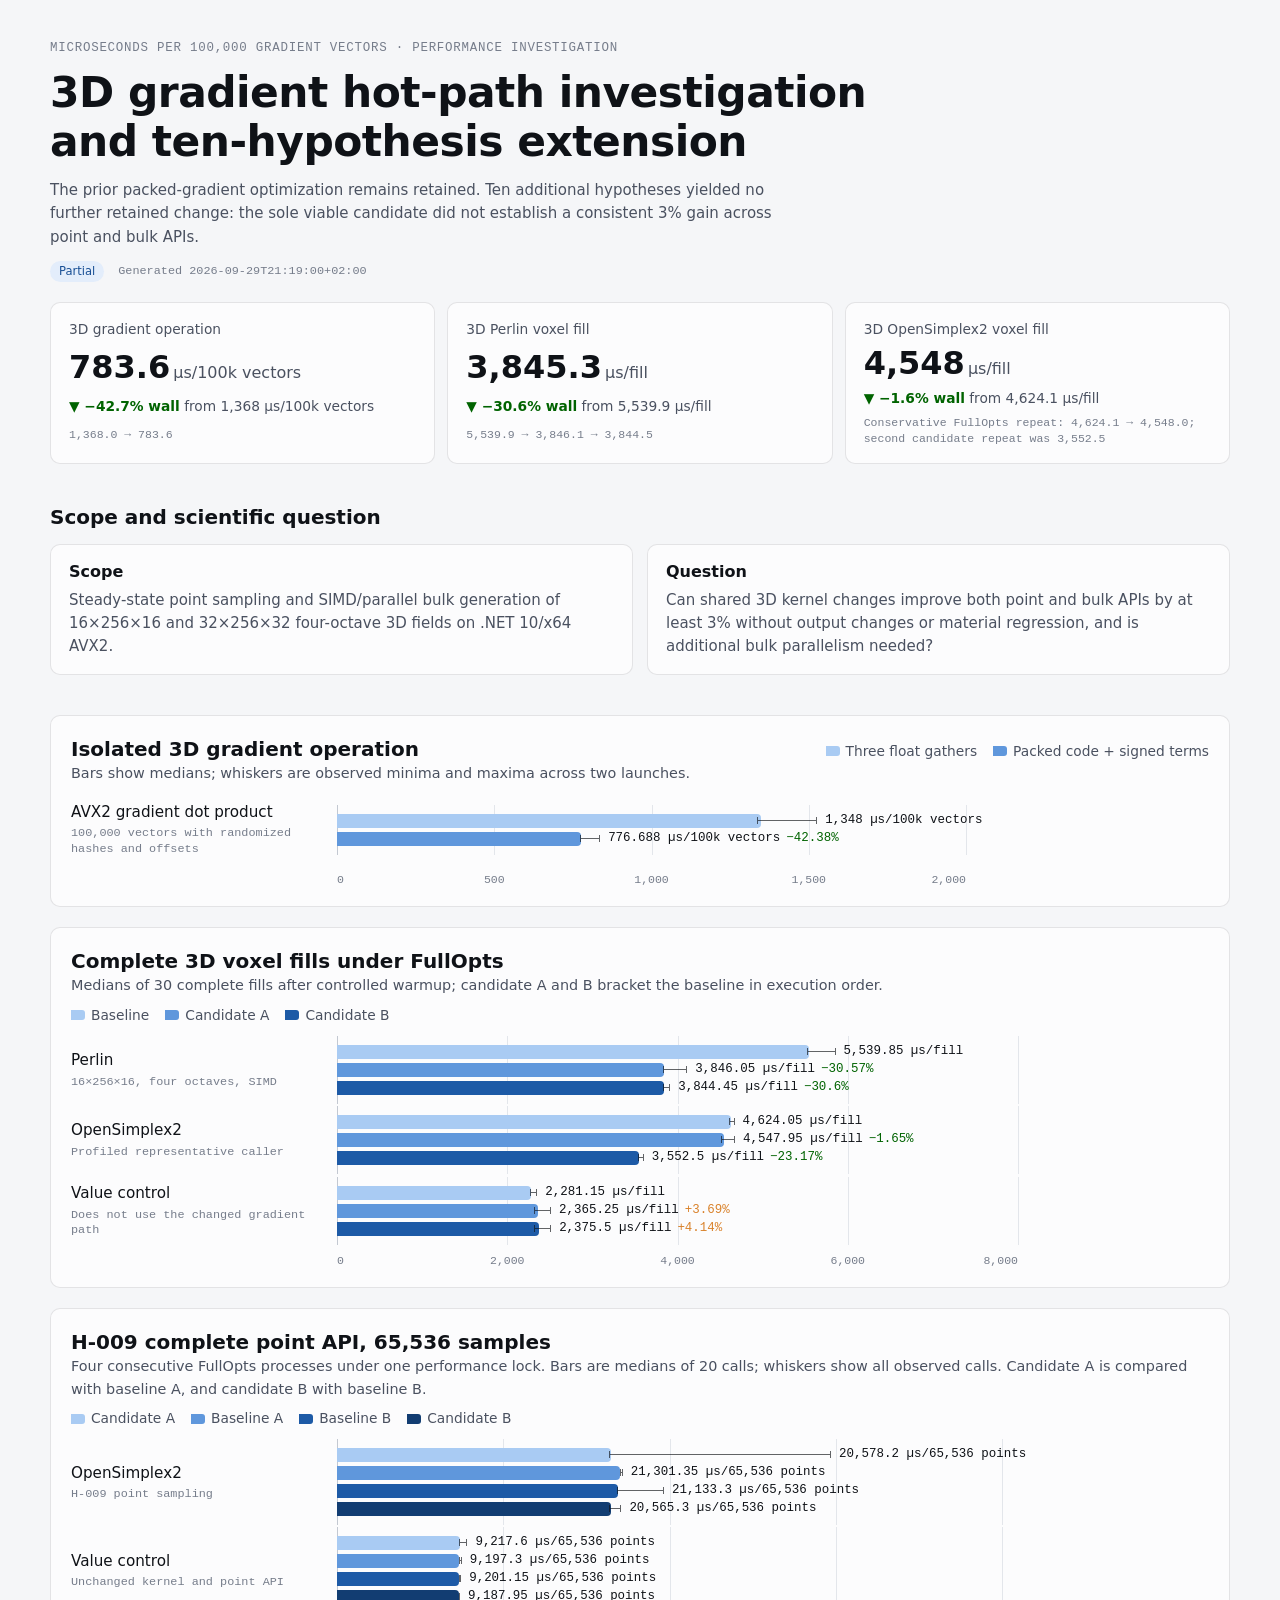
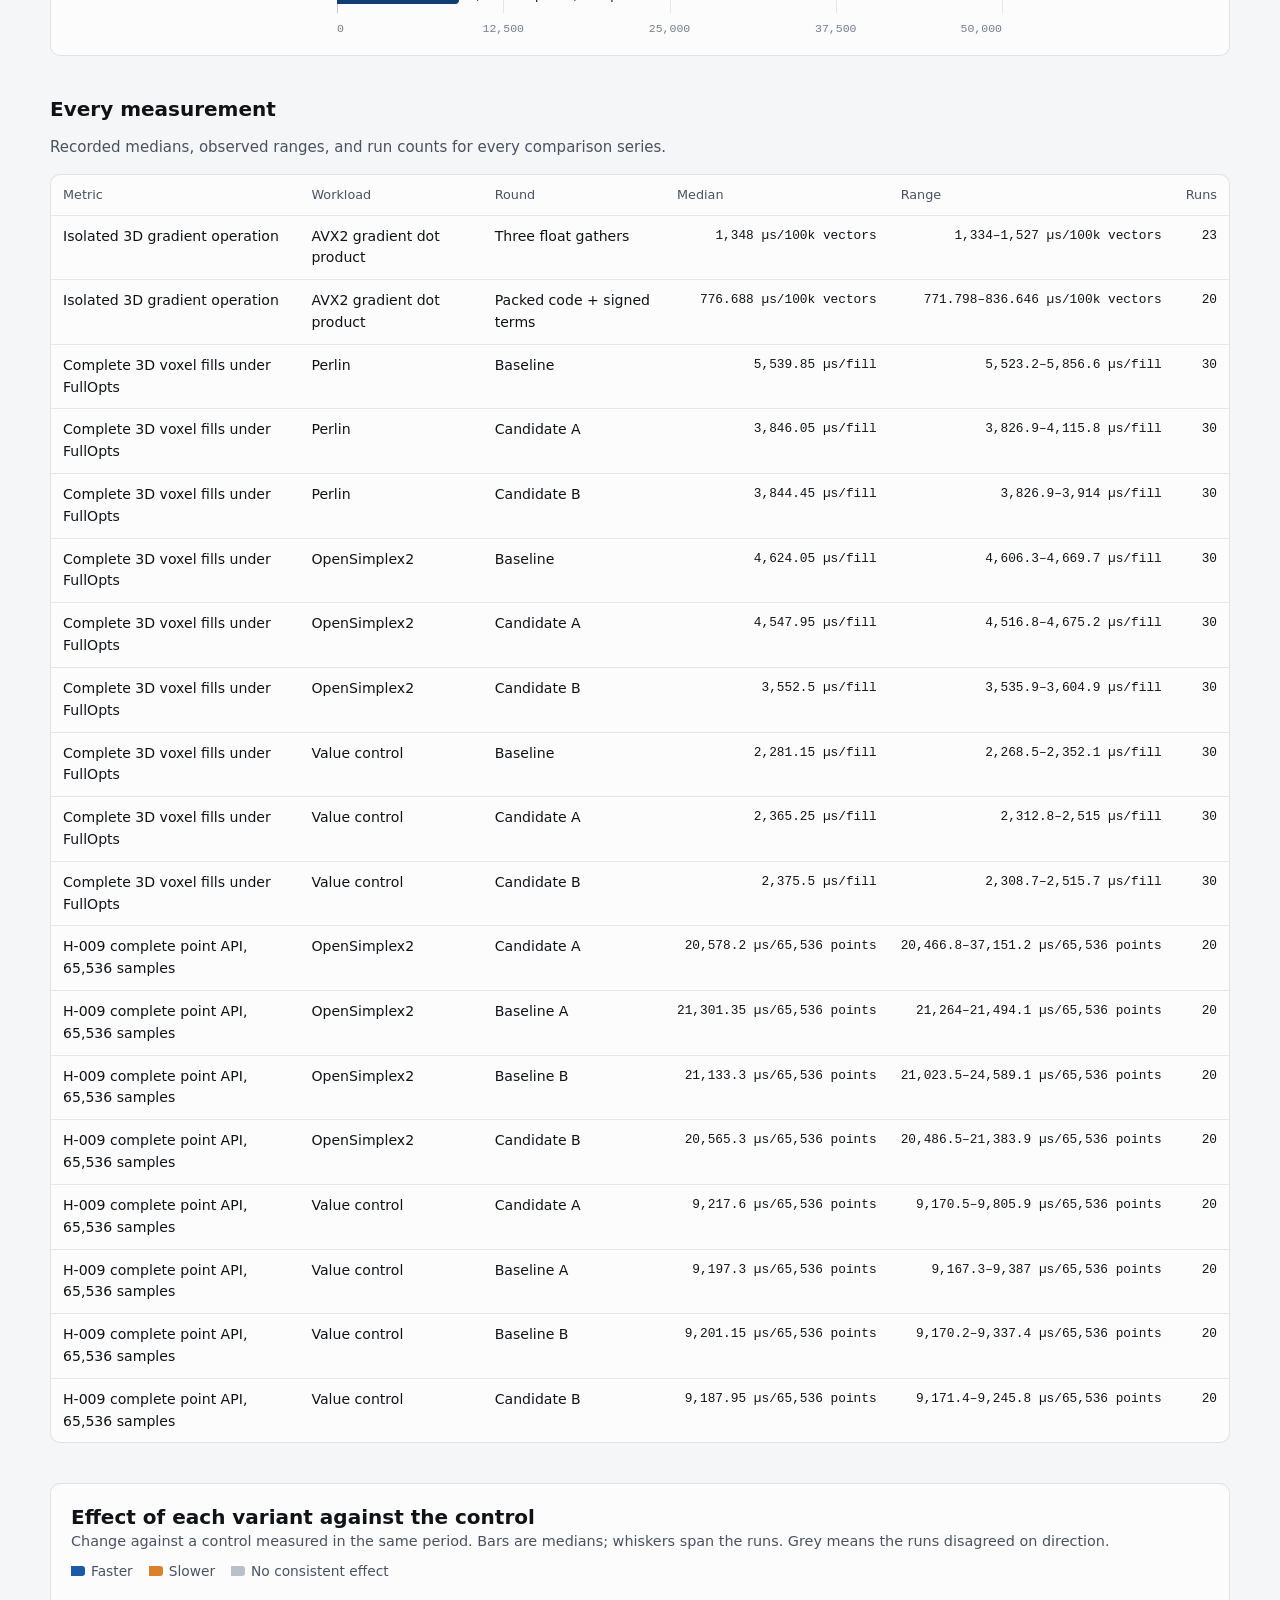
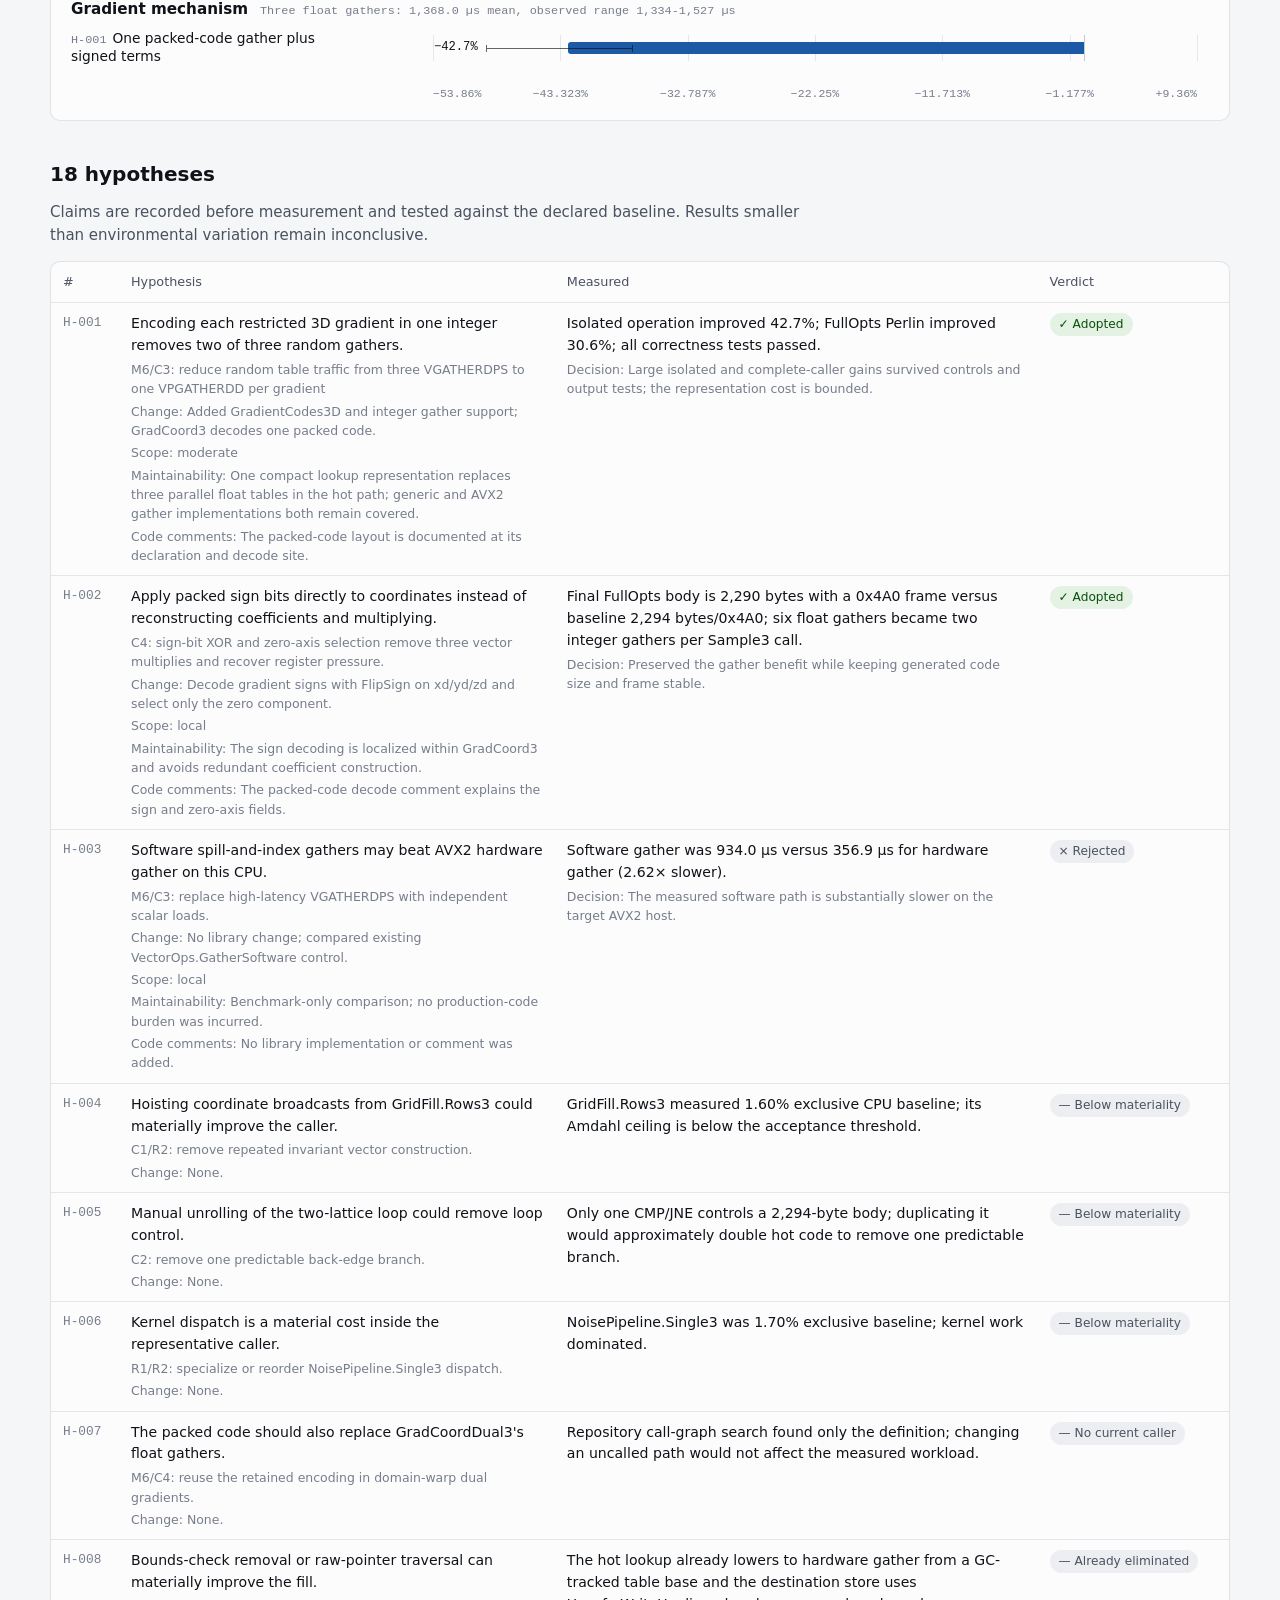
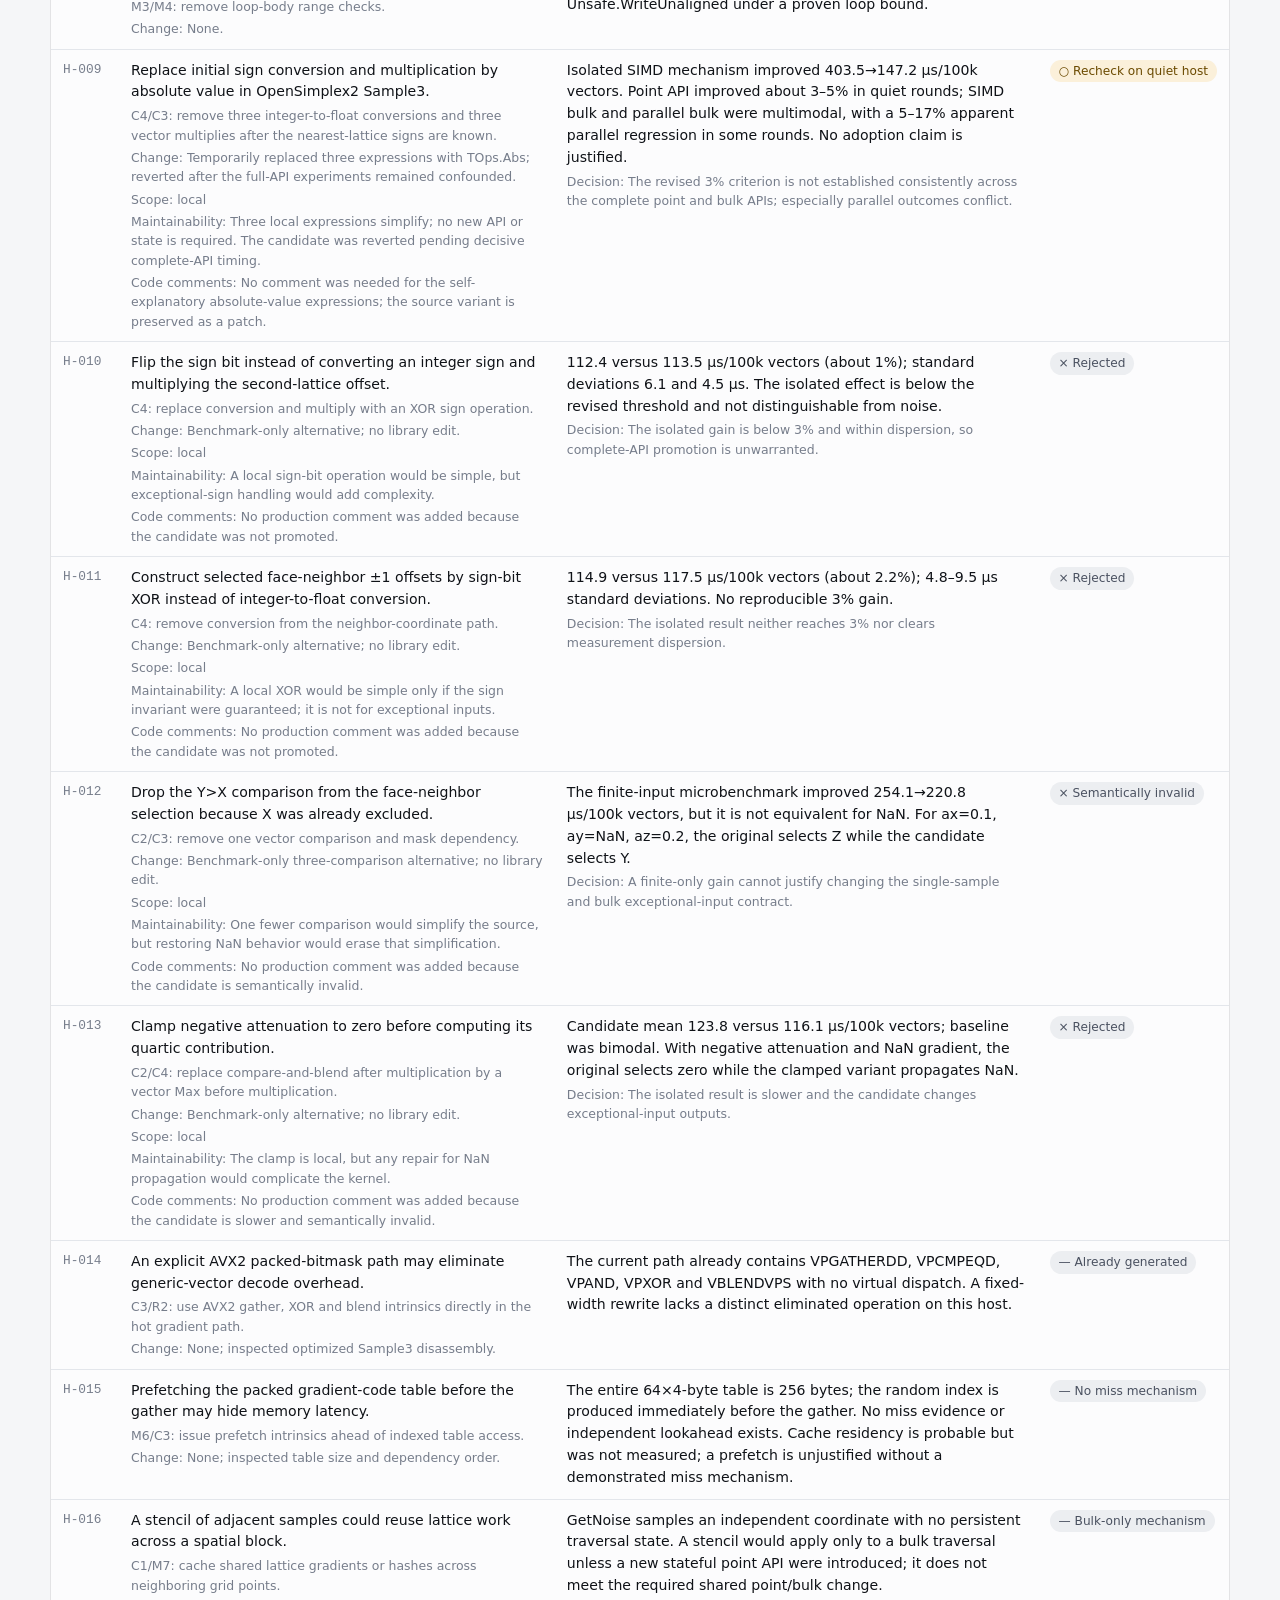
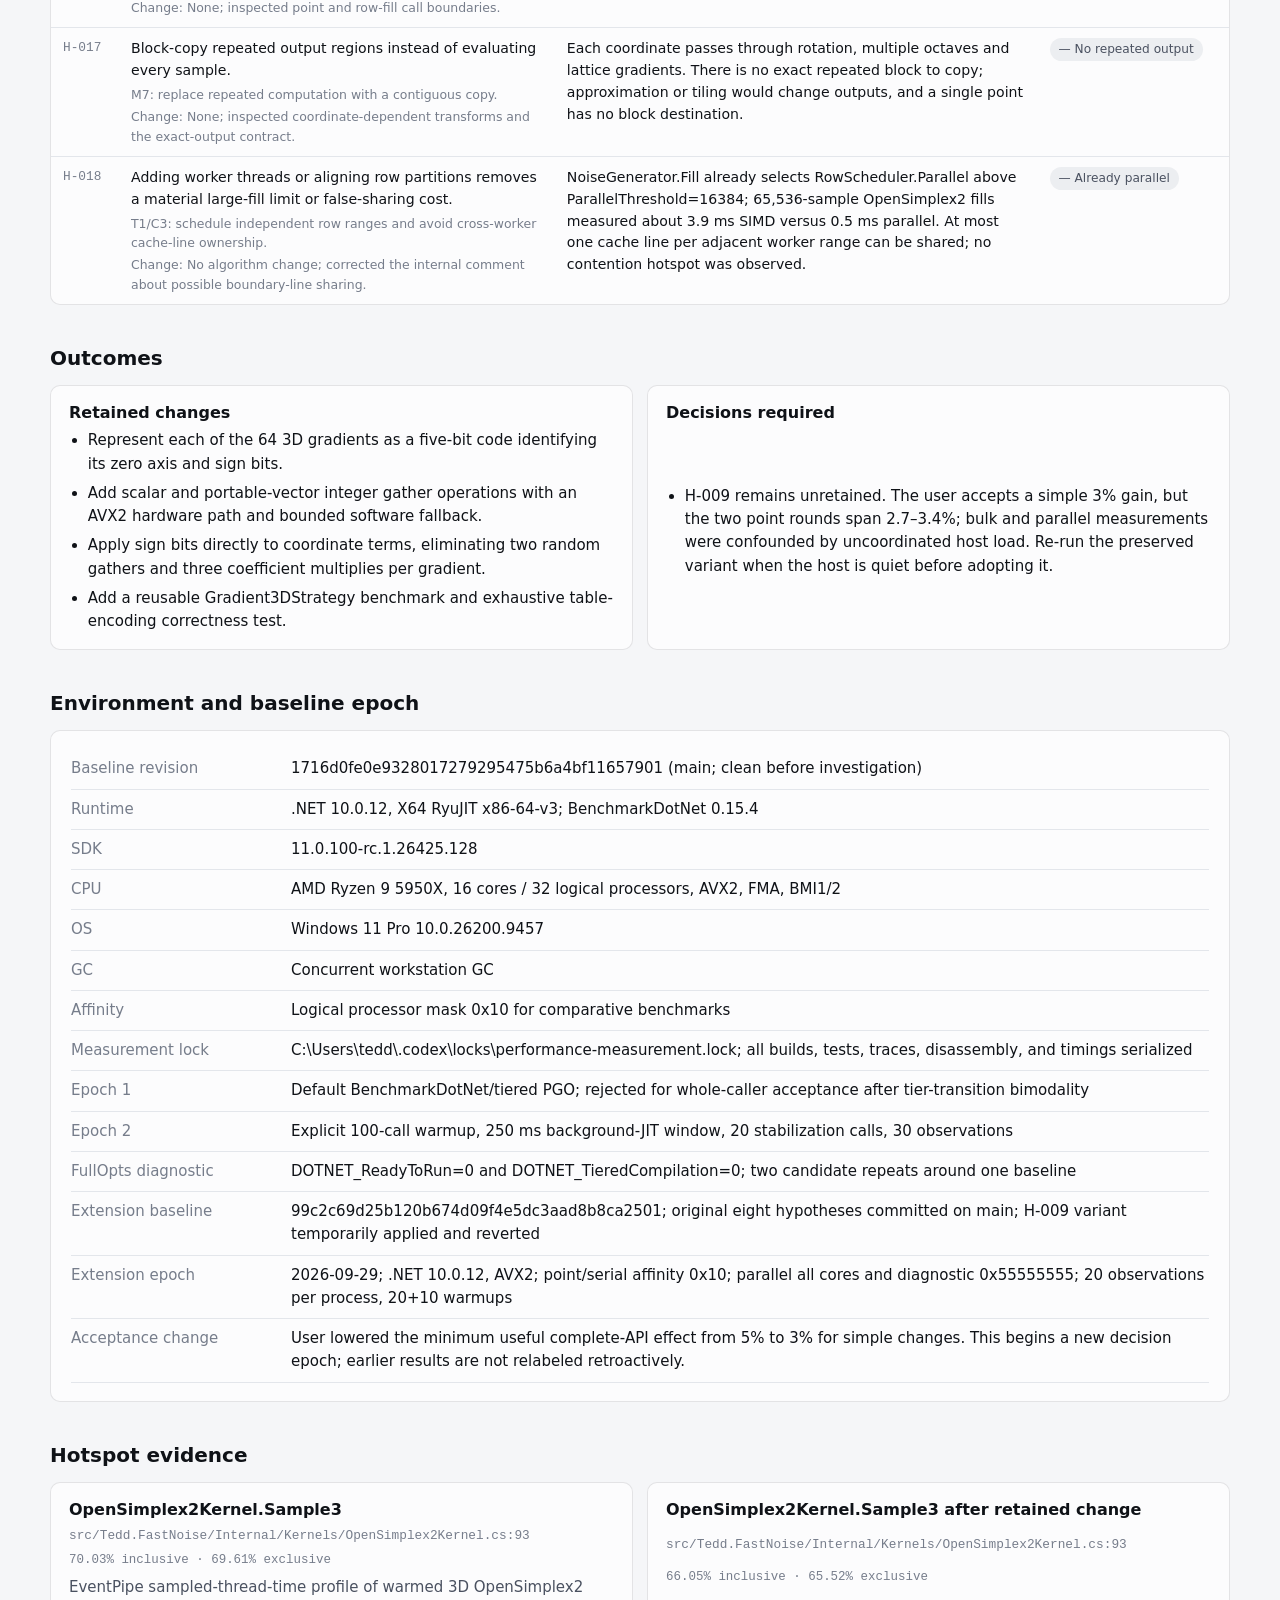
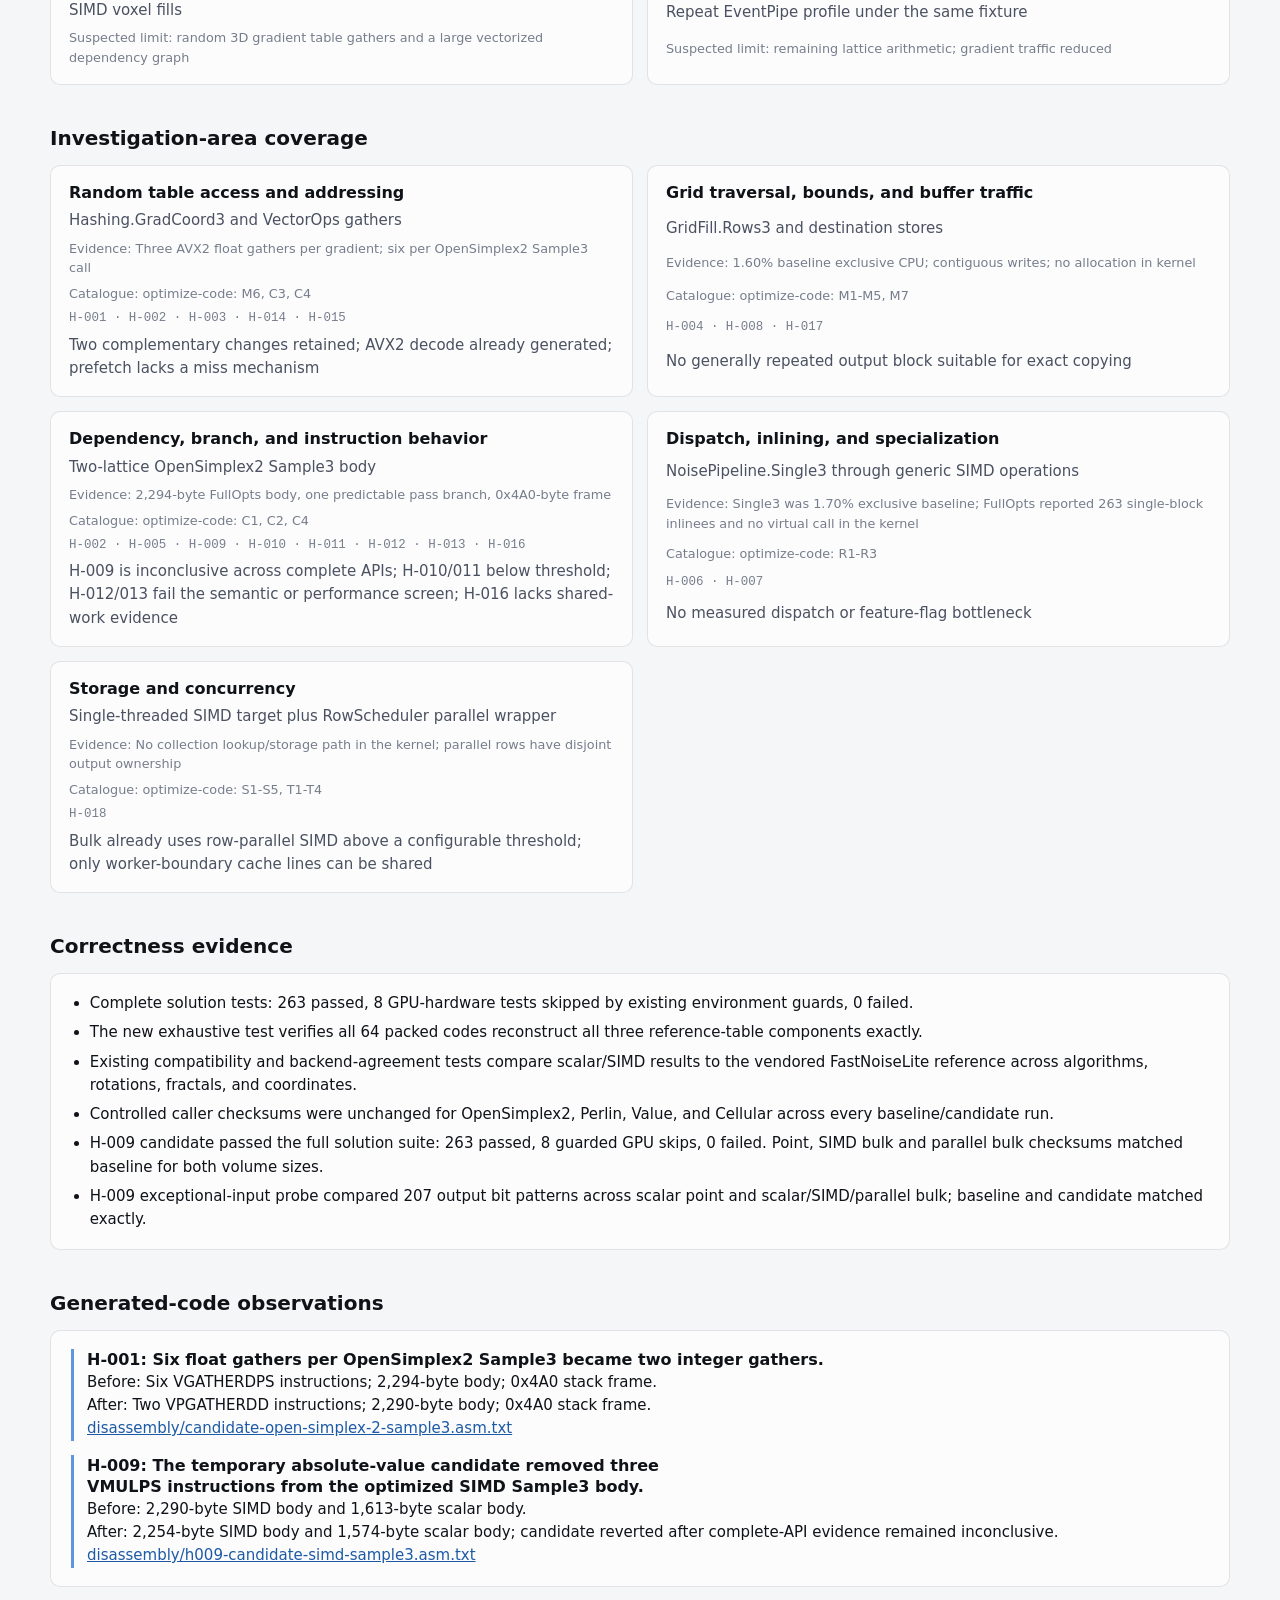
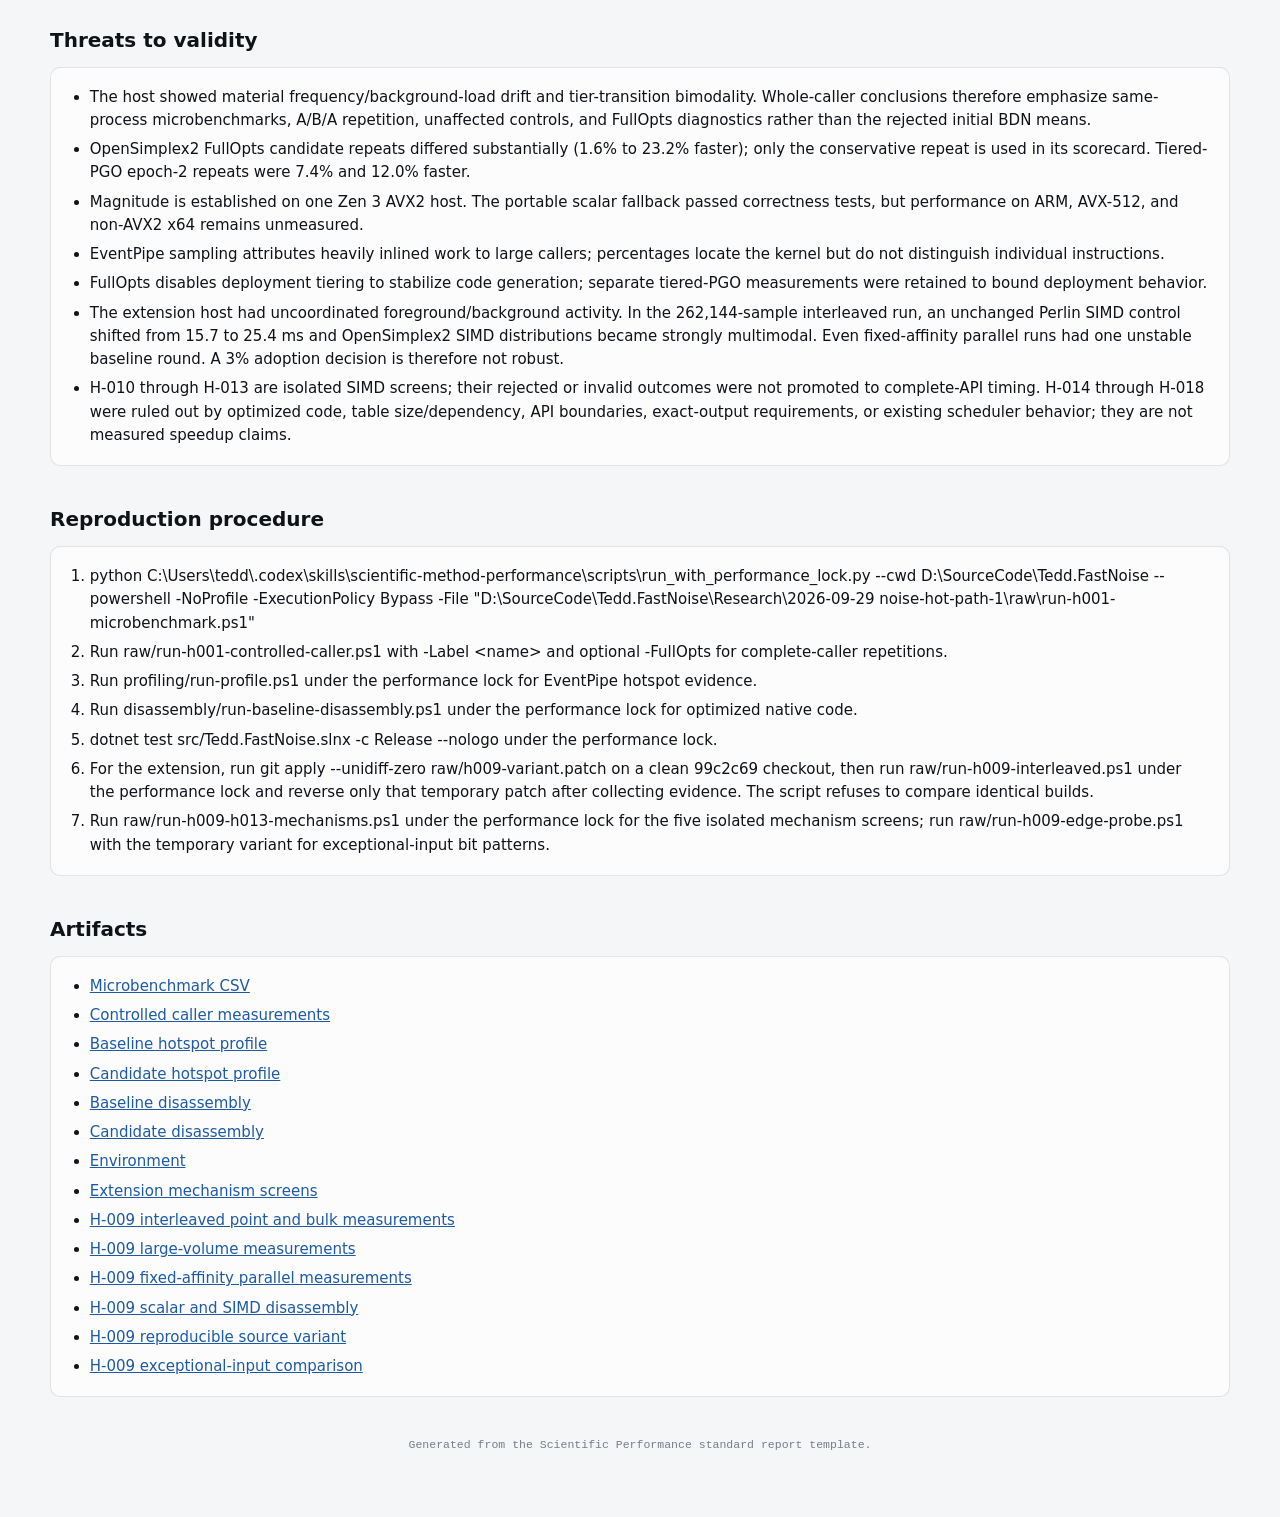
<file: Research/2026-09-29 noise-hot-path-1/report.html>
<!doctype html>
<html lang="en">
<head>
  <meta charset="utf-8">
  <meta name="viewport" content="width=device-width,initial-scale=1,viewport-fit=cover">
  <title>Scientific performance report</title>
  <style>
    :root {
      color-scheme: light;
      --page: #f5f6f8;
      --surface: #fcfcfd;
      --ink: #0f1217;
      --ink-2: #4a5160;
      --muted: #767d8b;
      --grid: #e3e6eb;
      --axis: #c3c8d1;
      --hairline: rgba(15, 18, 23, .10);
      --before: #a9cbf3;
      --mid: #5f97dc;
      --after: #1d5aa6;
      --good: #006300;
      --slower: #d9822b;
      --noeffect: #b9c0cb;
      --adopted-bg: #e4f2e4;
      --adopted-ink: #0b4f0b;
      --decision-bg: #fbf0da;
      --decision-ink: #6b4a00;
      --info-bg: #e3edfb;
      --info-ink: #184f95;
      --neutral-bg: #eceef1;
      --neutral-ink: #4a5160;
      --sans: "IBM Plex Sans", Inter, ui-sans-serif, system-ui, -apple-system, "Segoe UI", sans-serif;
      --mono: "IBM Plex Mono", "SFMono-Regular", Consolas, ui-monospace, monospace;
    }

    * { box-sizing: border-box; }
    body {
      margin: 0;
      padding: 40px 16px 64px;
      background: var(--page);
      color: var(--ink);
      font: 15px/1.55 var(--sans);
    }
    a { color: var(--after); overflow-wrap: anywhere; }
    code, .mono { font-family: var(--mono); font-size: .86em; }
    h1, h2, h3 { margin: 0; font-weight: 600; text-wrap: balance; }
    h1 { font-size: clamp(1.9rem, 1.25rem + 2vw, 2.65rem); line-height: 1.15; letter-spacing: -.012em; }
    h2 { font-size: 1.25rem; line-height: 1.3; }
    h3 { font-size: 1rem; line-height: 1.35; }
    p { margin: 0; }
    ul, ol { margin: 0; padding-left: 1.25em; display: grid; gap: 6px; }

    .wrap { max-width: 1180px; margin: 0 auto; display: grid; gap: 40px; }
    .report-head { display: grid; gap: 12px; }
    .eyebrow { font: .78rem/1.4 var(--mono); letter-spacing: .06em; text-transform: uppercase; color: var(--muted); }
    .lede { color: var(--ink-2); max-width: 78ch; }
    .meta { display: flex; flex-wrap: wrap; gap: 8px 14px; align-items: center; color: var(--muted); font: .74rem/1.4 var(--mono); }
    .report-status { display: inline-flex; padding: 2px 9px; border-radius: 999px; background: var(--info-bg); color: var(--info-ink); font: 500 .72rem/1.5 var(--sans); text-transform: capitalize; }

    .kpis { display: grid; grid-template-columns: repeat(auto-fit, minmax(210px, 1fr)); gap: 12px; margin-top: 8px; }
    .kpi, .card, .chart, .table-wrap, .panel {
      background: var(--surface);
      border: 1px solid var(--hairline);
      border-radius: 10px;
    }
    .kpi { padding: 16px 18px; display: grid; gap: 6px; }
    .kpi-label { color: var(--ink-2); font-size: .86rem; }
    .kpi-value { font-size: 2rem; font-weight: 600; line-height: 1.1; font-variant-numeric: tabular-nums; }
    .kpi-value small { margin-left: 3px; color: var(--ink-2); font-size: 1rem; font-weight: 500; }
    .kpi-delta { color: var(--ink-2); font-size: .86rem; }
    .kpi-delta strong { font-weight: 600; }
    .kpi-delta .good { color: var(--good); }
    .kpi-delta .bad { color: var(--slower); }
    .kpi-steps { color: var(--muted); font: .72rem/1.4 var(--mono); }

    section { display: grid; gap: 14px; }
    section > p { color: var(--ink-2); max-width: 82ch; }
    .panel { padding: 18px 20px; }
    .scope-grid, .evidence-grid, .outcome-grid { display: grid; grid-template-columns: repeat(2, minmax(0, 1fr)); gap: 14px; }
    .card { padding: 16px 18px; display: grid; gap: 6px; min-width: 0; }
    .card p { color: var(--ink-2); }
    .card .small, .small { color: var(--muted); font-size: .8rem; }
    .card .metric { font: 500 .78rem/1.4 var(--mono); color: var(--muted); }

    .charts { display: grid; gap: 20px; }
    .chart { margin: 0; padding: 20px 20px 16px; display: grid; gap: 16px; overflow-x: auto; overflow-y: hidden; }
    .chart-head { display: flex; flex-wrap: wrap; gap: 8px 24px; align-items: baseline; justify-content: space-between; }
    .chart-head p { color: var(--ink-2); font-size: .9rem; }
    .legend { display: flex; gap: 16px; flex-wrap: wrap; color: var(--ink-2); font-size: .86rem; }
    .legend span { display: inline-flex; align-items: center; gap: 6px; }
    .swatch { width: 14px; height: 10px; border-radius: 0 3px 3px 0; display: inline-block; background: var(--swatch); }

    .plot { display: grid; gap: 14px; }
    .chart-row { display: grid; grid-template-columns: minmax(160px, 250px) 1fr; gap: 16px; align-items: center; }
    .row-label { display: grid; gap: 2px; }
    .row-label b { font-weight: 500; font-size: .95rem; }
    .row-label small { color: var(--muted); font: .74rem/1.35 var(--mono); }
    .track { position: relative; min-width: 0; }
    .bar-plot-area { position: relative; display: grid; gap: 2px; margin-right: var(--bar-label-gutter, 0px); padding-block: 2px; }
    .gridline { position: absolute; z-index: 0; top: -6px; bottom: -6px; width: 1px; background: var(--grid); }
    .gridline.zero { background: var(--axis); }
    .bar-line { position: relative; height: 16px; }
    .bar { position: absolute; z-index: 1; left: 0; top: 1px; height: 14px; border-radius: 0 4px 4px 0; background: var(--bar-color); }
    .whisker { position: absolute; z-index: 2; top: 7px; height: 1px; background: var(--ink); opacity: .65; pointer-events: none; }
    .whisker::before, .whisker::after { content: ""; position: absolute; top: -3px; width: 1px; height: 7px; background: var(--ink); }
    .whisker::before { left: 0; }
    .whisker::after { right: 0; }
    .bar-value { position: absolute; z-index: 3; top: -1px; color: var(--ink-2); font: .78rem/1.4 var(--mono); white-space: nowrap; font-variant-numeric: tabular-nums; }
    .bar-value strong { color: var(--ink); font-weight: 500; }
    .bar-value .improve { color: var(--good); margin-left: 6px; }
    .bar-value .regress { color: var(--slower); margin-left: 6px; }
    .axis { display: grid; grid-template-columns: minmax(160px, 250px) 1fr; gap: 16px; }
    .axis-ticks { position: relative; height: 18px; color: var(--muted); font: .72rem/1.4 var(--mono); font-variant-numeric: tabular-nums; }
    .axis-ticks span { position: absolute; transform: translateX(-50%); }
    .axis-ticks span:first-child { transform: none; }
    .axis-ticks span:last-child { transform: translateX(-100%); }
    .axis .axis-ticks { margin-right: var(--bar-label-gutter, 0px); }

    .effects { display: grid; gap: 20px; }
    .effect-group { display: grid; gap: 8px; }
    .effect-head { display: flex; flex-wrap: wrap; gap: 4px 12px; align-items: baseline; }
    .effect-head b { font-weight: 600; font-size: .95rem; }
    .effect-head small { color: var(--muted); font: .74rem/1.4 var(--mono); }
    .effect-row { display: grid; grid-template-columns: minmax(170px, 290px) 1fr; gap: 16px; align-items: center; }
    .effect-label { font-size: .86rem; line-height: 1.3; }
    .effect-label .id { margin-right: 6px; color: var(--muted); font: .74rem/1.3 var(--mono); }
    .effect-track { position: relative; height: 18px; }
    .effect-plot-area { position: absolute; inset: 0 var(--effect-right-gutter, 0px) 0 var(--effect-left-gutter, 0px); }
    .effect-bar { position: absolute; z-index: 1; top: 3px; height: 12px; }
    .effect-bar.faster { background: var(--after); border-radius: 3px 0 0 3px; }
    .effect-bar.slower { background: var(--slower); border-radius: 0 3px 3px 0; }
    .effect-bar.mixed { background: var(--noeffect); }
    .effect-grid, .effect-zero { position: absolute; z-index: 0; top: -4px; bottom: -4px; width: 1px; background: var(--grid); }
    .effect-zero { background: var(--axis); }
    .effect-whisker { position: absolute; z-index: 2; top: 9px; height: 1px; background: var(--ink); opacity: .65; }
    .effect-whisker::before, .effect-whisker::after { content: ""; position: absolute; top: -3px; width: 1px; height: 7px; background: var(--ink); }
    .effect-whisker::before { left: 0; }
    .effect-whisker::after { right: 0; }
    .effect-value { position: absolute; z-index: 3; top: 0; color: var(--ink-2); font: .76rem/1.4 var(--mono); white-space: nowrap; font-variant-numeric: tabular-nums; }
    .effect-value strong { color: var(--ink); font-weight: 500; }
    .effect-axis { display: grid; grid-template-columns: minmax(170px, 290px) 1fr; gap: 16px; }
    .effect-axis .axis-ticks { margin-left: var(--effect-left-gutter, 0px); margin-right: var(--effect-right-gutter, 0px); }

    .table-wrap { overflow-x: auto; }
    table { width: 100%; border-collapse: collapse; font-size: .88rem; }
    th, td { padding: 10px 12px; border-bottom: 1px solid var(--grid); text-align: left; vertical-align: top; }
    thead th { color: var(--ink-2); font-size: .8rem; font-weight: 500; white-space: nowrap; }
    tbody tr:last-child td { border-bottom: 0; }
    td.id { color: var(--muted); font: .8rem/1.5 var(--mono); white-space: nowrap; }
    td.num { text-align: right; font: .8rem/1.5 var(--mono); white-space: nowrap; font-variant-numeric: tabular-nums; }
    .hypothesis-table { min-width: 820px; }
    .hypothesis-table th:nth-child(1) { width: 68px; }
    .hypothesis-table th:nth-child(2) { width: 37%; }
    .hypothesis-table th:nth-child(4) { width: 160px; }
    .cell-note { margin-top: 3px; color: var(--muted); font-size: .78rem; }
    .chip { display: inline-flex; align-items: center; gap: 5px; padding: 2px 9px; border-radius: 999px; font-size: .76rem; font-weight: 500; white-space: nowrap; }
    .chip.retained { background: var(--adopted-bg); color: var(--adopted-ink); }
    .chip.decision-required, .chip.inconclusive { background: var(--decision-bg); color: var(--decision-ink); }
    .chip.pending { background: var(--info-bg); color: var(--info-ink); }
    .chip.rejected, .chip.blocked, .chip.not-applicable { background: var(--neutral-bg); color: var(--neutral-ink); }

    dl { display: grid; grid-template-columns: minmax(150px, 220px) 1fr; margin: 0; }
    dt, dd { margin: 0; padding: 8px 0; border-bottom: 1px solid var(--grid); }
    dt { padding-right: 18px; color: var(--muted); font-weight: 500; }
    .code-note { padding-left: 13px; border-left: 3px solid var(--mid); }
    .code-note + .code-note { margin-top: 14px; }
    .empty { color: var(--muted); font-style: italic; }
    footer { color: var(--muted); text-align: center; font: .72rem/1.4 var(--mono); }

    @media (max-width: 700px) {
      body { padding: 24px 10px 48px; }
      .wrap { gap: 30px; }
      .kpis { grid-template-columns: repeat(2, minmax(0, 1fr)); gap: 8px; }
      .kpi { padding: 12px; }
      .kpi-value { font-size: 1.6rem; }
      .kpi-steps { display: none; }
      .scope-grid, .evidence-grid, .outcome-grid { grid-template-columns: 1fr; }
      .chart { padding: 16px 12px 14px; }
      .chart-row, .axis, .effect-row, .effect-axis { grid-template-columns: 1fr; gap: 5px; }
      .axis > div:first-child, .effect-axis > div:first-child { display: none; }
      .effect-value .secondary { display: none; }
      dl { grid-template-columns: 1fr; }
      dt { padding-bottom: 0; border-bottom: 0; }
    }

    @media print {
      body { padding: 0; background: #fff; font-size: 11px; }
      .wrap { max-width: none; gap: 18px; }
      .chart, .table-wrap, .panel, .kpi, .card { break-inside: avoid; background: #fff; }
      a { color: inherit; text-decoration: none; }
    }
  </style>
</head>
<body>
  <main class="wrap">
    <header class="report-head">
      <p class="eyebrow" id="eyebrow"></p>
      <h1 id="title"></h1>
      <p class="lede" id="headline"></p>
      <div class="meta"><span class="report-status" id="status"></span><span id="generated"></span></div>
      <div class="kpis" id="scorecards" aria-label="Performance outcomes"></div>
    </header>

    <section>
      <h2>Scope and scientific question</h2>
      <div class="scope-grid">
        <article class="card"><h3>Scope</h3><p id="scope"></p></article>
        <article class="card"><h3>Question</h3><p id="question"></p></article>
      </div>
    </section>

    <div class="charts" id="charts"></div>

    <section id="measurements-section">
      <h2>Every measurement</h2>
      <p>Recorded medians, observed ranges, and run counts for every comparison series.</p>
      <div class="table-wrap"><table id="measurements-table"><thead><tr><th>Metric</th><th>Workload</th><th>Round</th><th class="num">Median</th><th class="num">Range</th><th class="num">Runs</th></tr></thead><tbody></tbody></table></div>
    </section>

    <figure class="chart" id="effects-chart">
      <div class="chart-head">
        <div><h2>Effect of each variant against the control</h2><p>Change against a control measured in the same period. Bars are medians; whiskers span the runs. Grey means the runs disagreed on direction.</p></div>
        <div class="legend" aria-hidden="true"><span><i class="swatch" style="--swatch:var(--after)"></i>Faster</span><span><i class="swatch" style="--swatch:var(--slower)"></i>Slower</span><span><i class="swatch" style="--swatch:var(--noeffect)"></i>No consistent effect</span></div>
      </div>
      <div class="effects" id="effects"></div>
    </figure>

    <section>
      <h2 id="hypothesis-title">Hypotheses</h2>
      <p>Claims are recorded before measurement and tested against the declared baseline. Results smaller than environmental variation remain inconclusive.</p>
      <div class="table-wrap"><table class="hypothesis-table"><thead><tr><th>#</th><th>Hypothesis</th><th>Measured</th><th>Verdict</th></tr></thead><tbody id="hypotheses"></tbody></table></div>
    </section>

    <section>
      <h2>Outcomes</h2>
      <div class="outcome-grid">
        <article class="card"><h3>Retained changes</h3><div id="retainedChanges"></div></article>
        <article class="card"><h3>Decisions required</h3><div id="decisions"></div></article>
      </div>
    </section>

    <section>
      <h2>Environment and baseline epoch</h2>
      <div class="panel"><dl id="environment"></dl></div>
    </section>

    <section>
      <h2>Hotspot evidence</h2>
      <div class="evidence-grid" id="hotspots"></div>
    </section>

    <section>
      <h2>Investigation-area coverage</h2>
      <div class="evidence-grid" id="areas"></div>
    </section>

    <section>
      <h2>Correctness evidence</h2>
      <div class="panel" id="correctness"></div>
    </section>

    <section>
      <h2>Generated-code observations</h2>
      <div class="panel" id="generatedCode"></div>
    </section>

    <section>
      <h2>Threats to validity</h2>
      <div class="panel" id="validityThreats"></div>
    </section>

    <section>
      <h2>Reproduction procedure</h2>
      <div class="panel" id="reproduction"></div>
    </section>

    <section>
      <h2>Artifacts</h2>
      <div class="panel" id="artifacts"></div>
    </section>

    <footer>Generated from the Scientific Performance standard report template.</footer>
  </main>

  <script id="report-data" type="application/json">{"title":"3D gradient hot-path investigation and ten-hypothesis extension","generatedAt":"2026-09-29T21:19:00+02:00","status":"partial","scope":"Steady-state point sampling and SIMD/parallel bulk generation of 16×256×16 and 32×256×32 four-octave 3D fields on .NET 10/x64 AVX2.","question":"Can shared 3D kernel changes improve both point and bulk APIs by at least 3% without output changes or material regression, and is additional bulk parallelism needed?","primaryMetric":"microseconds per 100,000 gradient vectors","summary":{"baseline":1368.0,"final":783.6,"unit":"µs/100k vectors","changePercent":-42.7,"headline":"The prior packed-gradient optimization remains retained. Ten additional hypotheses yielded no further retained change: the sole viable candidate did not establish a consistent 3% gain across point and bulk APIs."},"scorecards":[{"title":"3D gradient operation","value":783.6,"unit":"µs/100k vectors","wallChangePercent":-42.7,"baseline":1368.0,"progression":"1,368.0 → 783.6"},{"title":"3D Perlin voxel fill","value":3845.3,"unit":"µs/fill","wallChangePercent":-30.6,"baseline":5539.9,"progression":"5,539.9 → 3,846.1 → 3,844.5"},{"title":"3D OpenSimplex2 voxel fill","value":4548.0,"unit":"µs/fill","wallChangePercent":-1.6,"baseline":4624.1,"progression":"Conservative FullOpts repeat: 4,624.1 → 4,548.0; second candidate repeat was 3,552.5"}],"environment":[{"label":"Baseline revision","value":"1716d0fe0e9328017279295475b6a4bf11657901 (main; clean before investigation)"},{"label":"Runtime","value":".NET 10.0.12, X64 RyuJIT x86-64-v3; BenchmarkDotNet 0.15.4"},{"label":"SDK","value":"11.0.100-rc.1.26425.128"},{"label":"CPU","value":"AMD Ryzen 9 5950X, 16 cores / 32 logical processors, AVX2, FMA, BMI1/2"},{"label":"OS","value":"Windows 11 Pro 10.0.26200.9457"},{"label":"GC","value":"Concurrent workstation GC"},{"label":"Affinity","value":"Logical processor mask 0x10 for comparative benchmarks"},{"label":"Measurement lock","value":"C:\\Users\\tedd\\.codex\\locks\\performance-measurement.lock; all builds, tests, traces, disassembly, and timings serialized"},{"label":"Epoch 1","value":"Default BenchmarkDotNet/tiered PGO; rejected for whole-caller acceptance after tier-transition bimodality"},{"label":"Epoch 2","value":"Explicit 100-call warmup, 250 ms background-JIT window, 20 stabilization calls, 30 observations"},{"label":"FullOpts diagnostic","value":"DOTNET_ReadyToRun=0 and DOTNET_TieredCompilation=0; two candidate repeats around one baseline"},{"label":"Extension baseline","value":"99c2c69d25b120b674d09f4e5dc3aad8b8ca2501; original eight hypotheses committed on main; H-009 variant temporarily applied and reverted"},{"label":"Extension epoch","value":"2026-09-29; .NET 10.0.12, AVX2; point/serial affinity 0x10; parallel all cores and diagnostic 0x55555555; 20 observations per process, 20+10 warmups"},{"label":"Acceptance change","value":"User lowered the minimum useful complete-API effect from 5% to 3% for simple changes. This begins a new decision epoch; earlier results are not relabeled retroactively."}],"hotspots":[{"name":"OpenSimplex2Kernel.Sample3","location":"src/Tedd.FastNoise/Internal/Kernels/OpenSimplex2Kernel.cs:93","inclusivePercent":70.03,"exclusivePercent":69.61,"evidence":"EventPipe sampled-thread-time profile of warmed 3D OpenSimplex2 SIMD voxel fills","limit":"random 3D gradient table gathers and a large vectorized dependency graph"},{"name":"OpenSimplex2Kernel.Sample3 after retained change","location":"src/Tedd.FastNoise/Internal/Kernels/OpenSimplex2Kernel.cs:93","inclusivePercent":66.05,"exclusivePercent":65.52,"evidence":"Repeat EventPipe profile under the same fixture","limit":"remaining lattice arithmetic; gradient traffic reduced"}],"areas":[{"name":"Random table access and addressing","boundary":"Hashing.GradCoord3 and VectorOps gathers","evidence":"Three AVX2 float gathers per gradient; six per OpenSimplex2 Sample3 call","catalogue":"optimize-code: M6, C3, C4","hypothesisIds":["H-001","H-002","H-003","H-014","H-015"],"disposition":"Two complementary changes retained; AVX2 decode already generated; prefetch lacks a miss mechanism"},{"name":"Grid traversal, bounds, and buffer traffic","boundary":"GridFill.Rows3 and destination stores","evidence":"1.60% baseline exclusive CPU; contiguous writes; no allocation in kernel","catalogue":"optimize-code: M1-M5, M7","hypothesisIds":["H-004","H-008","H-017"],"disposition":"No generally repeated output block suitable for exact copying"},{"name":"Dependency, branch, and instruction behavior","boundary":"Two-lattice OpenSimplex2 Sample3 body","evidence":"2,294-byte FullOpts body, one predictable pass branch, 0x4A0-byte frame","catalogue":"optimize-code: C1, C2, C4","hypothesisIds":["H-002","H-005","H-009","H-010","H-011","H-012","H-013","H-016"],"disposition":"H-009 is inconclusive across complete APIs; H-010/011 below threshold; H-012/013 fail the semantic or performance screen; H-016 lacks shared-work evidence"},{"name":"Dispatch, inlining, and specialization","boundary":"NoisePipeline.Single3 through generic SIMD operations","evidence":"Single3 was 1.70% exclusive baseline; FullOpts reported 263 single-block inlinees and no virtual call in the kernel","catalogue":"optimize-code: R1-R3","hypothesisIds":["H-006","H-007"],"disposition":"No measured dispatch or feature-flag bottleneck"},{"name":"Storage and concurrency","boundary":"Single-threaded SIMD target plus RowScheduler parallel wrapper","evidence":"No collection lookup/storage path in the kernel; parallel rows have disjoint output ownership","catalogue":"optimize-code: S1-S5, T1-T4","hypothesisIds":["H-018"],"disposition":"Bulk already uses row-parallel SIMD above a configurable threshold; only worker-boundary cache lines can be shared"}],"series":[{"title":"Isolated 3D gradient operation","description":"Bars show medians; whiskers are observed minima and maxima across two launches.","unit":"µs/100k vectors","lowerIsBetter":true,"rounds":["Three float gathers","Packed code + signed terms"],"rows":[{"label":"AVX2 gradient dot product","detail":"100,000 vectors with randomized hashes and offsets","measurements":[{"median":1348.0,"min":1334.0,"max":1527.0,"n":23},{"median":776.688,"min":771.798,"max":836.646,"n":20,"changePercent":-42.38}]}]},{"title":"Complete 3D voxel fills under FullOpts","description":"Medians of 30 complete fills after controlled warmup; candidate A and B bracket the baseline in execution order.","unit":"µs/fill","lowerIsBetter":true,"rounds":["Baseline","Candidate A","Candidate B"],"rows":[{"label":"Perlin","detail":"16×256×16, four octaves, SIMD","measurements":[{"median":5539.85,"min":5523.2,"max":5856.6,"n":30},{"median":3846.05,"min":3826.9,"max":4115.8,"n":30,"changePercent":-30.57},{"median":3844.45,"min":3826.9,"max":3914.0,"n":30,"changePercent":-30.6}]},{"label":"OpenSimplex2","detail":"Profiled representative caller","measurements":[{"median":4624.05,"min":4606.3,"max":4669.7,"n":30},{"median":4547.95,"min":4516.8,"max":4675.2,"n":30,"changePercent":-1.65},{"median":3552.5,"min":3535.9,"max":3604.9,"n":30,"changePercent":-23.17}]},{"label":"Value control","detail":"Does not use the changed gradient path","measurements":[{"median":2281.15,"min":2268.5,"max":2352.1,"n":30},{"median":2365.25,"min":2312.8,"max":2515.0,"n":30,"changePercent":3.69},{"median":2375.5,"min":2308.7,"max":2515.7,"n":30,"changePercent":4.14}]}]},{"title":"H-009 complete point API, 65,536 samples","description":"Four consecutive FullOpts processes under one performance lock. Bars are medians of 20 calls; whiskers show all observed calls. Candidate A is compared with baseline A, and candidate B with baseline B.","unit":"µs/65,536 points","lowerIsBetter":true,"rounds":["Candidate A","Baseline A","Baseline B","Candidate B"],"rows":[{"label":"OpenSimplex2","detail":"H-009 point sampling","measurements":[{"median":20578.2,"min":20466.8,"max":37151.2,"n":20},{"median":21301.35,"min":21264.0,"max":21494.1,"n":20},{"median":21133.3,"min":21023.5,"max":24589.1,"n":20},{"median":20565.3,"min":20486.5,"max":21383.9,"n":20}]},{"label":"Value control","detail":"Unchanged kernel and point API","measurements":[{"median":9217.6,"min":9170.5,"max":9805.9,"n":20},{"median":9197.3,"min":9167.3,"max":9387.0,"n":20},{"median":9201.15,"min":9170.2,"max":9337.4,"n":20},{"median":9187.95,"min":9171.4,"max":9245.8,"n":20}]}]}],"effectGroups":[{"name":"Gradient mechanism","control":"Three float gathers: 1,368.0 µs mean, observed range 1,334-1,527 µs","items":[{"hypothesisId":"H-001","label":"One packed-code gather plus signed terms","effect":-0.427,"range":[-0.495,-0.373],"note":"AVX2; same-process BenchmarkDotNet comparison"}]}],"hypotheses":[{"id":"H-001","claim":"Encoding each restricted 3D gradient in one integer removes two of three random gathers.","mechanism":"M6/C3: reduce random table traffic from three VGATHERDPS to one VPGATHERDD per gradient","prediction":"At least 5% lower median gradient time and complete 3D caller time.","falsification":"Less than 5% repeatable gain, changed outputs, or a material control regression.","change":"Added GradientCodes3D and integer gather support; GradCoord3 decodes one packed code.","changeScope":"moderate","maintainability":"One compact lookup representation replaces three parallel float tables in the hot path; generic and AVX2 gather implementations both remain covered.","codeComments":"The packed-code layout is documented at its declaration and decode site.","result":"Isolated operation improved 42.7%; FullOpts Perlin improved 30.6%; all correctness tests passed.","effectPercent":-42.7,"state":"retained","decision":"Adopted","decisionRationale":"Large isolated and complete-caller gains survived controls and output tests; the representation cost is bounded.","evidence":["raw/h001-gradient-bdn/results/Tedd.FastNoise.Benchmark.Benchmarks.Gradient3DStrategy-report.csv","disassembly/candidate-open-simplex-2-sample3.asm.txt"],"risks":["AVX2-specific magnitude; software fallback is correctness-tested but not separately benchmarked on ARM/AVX-512 hardware."]},{"id":"H-002","parentId":"H-001","claim":"Apply packed sign bits directly to coordinates instead of reconstructing coefficients and multiplying.","mechanism":"C4: sign-bit XOR and zero-axis selection remove three vector multiplies and recover register pressure.","prediction":"Preserve H-001's gather reduction without increasing the OpenSimplex2 frame or code size.","falsification":"A larger frame/code body, output mismatch, or loss of caller benefit.","change":"Decode gradient signs with FlipSign on xd/yd/zd and select only the zero component.","changeScope":"local","maintainability":"The sign decoding is localized within GradCoord3 and avoids redundant coefficient construction.","codeComments":"The packed-code decode comment explains the sign and zero-axis fields.","result":"Final FullOpts body is 2,290 bytes with a 0x4A0 frame versus baseline 2,294 bytes/0x4A0; six float gathers became two integer gathers per Sample3 call.","state":"retained","decision":"Adopted","decisionRationale":"Preserved the gather benefit while keeping generated code size and frame stable.","evidence":["disassembly/baseline-open-simplex-2-sample3.asm.txt","disassembly/candidate-open-simplex-2-sample3.asm.txt"],"risks":[]},{"id":"H-003","claim":"Software spill-and-index gathers may beat AVX2 hardware gather on this CPU.","mechanism":"M6/C3: replace high-latency VGATHERDPS with independent scalar loads.","prediction":"Lower GatherStrategy time than the shipped AVX2 path.","falsification":"Software gather is slower beyond noise.","change":"No library change; compared existing VectorOps.GatherSoftware control.","changeScope":"local","maintainability":"Benchmark-only comparison; no production-code burden was incurred.","codeComments":"No library implementation or comment was added.","result":"Software gather was 934.0 µs versus 356.9 µs for hardware gather (2.62× slower).","effectPercent":161.7,"state":"rejected","decision":"Rejected","decisionRationale":"The measured software path is substantially slower on the target AVX2 host.","evidence":["raw/baseline-bdn/gather/results/Tedd.FastNoise.Benchmark.Benchmarks.GatherStrategy-report.csv"],"risks":[]},{"id":"H-004","claim":"Hoisting coordinate broadcasts from GridFill.Rows3 could materially improve the caller.","mechanism":"C1/R2: remove repeated invariant vector construction.","prediction":"At least 5% complete-caller reduction.","falsification":"Grid traversal has less than 5% exclusive contribution.","change":"None.","result":"GridFill.Rows3 measured 1.60% exclusive CPU baseline; its Amdahl ceiling is below the acceptance threshold.","state":"not-applicable","decision":"Below materiality","evidence":["profiling/voxel-open-simplex-2-topn.txt"],"risks":[]},{"id":"H-005","claim":"Manual unrolling of the two-lattice loop could remove loop control.","mechanism":"C2: remove one predictable back-edge branch.","prediction":"At least 5% complete-caller reduction.","falsification":"The removable control is negligible relative to duplicated kernel code.","change":"None.","result":"Only one CMP/JNE controls a 2,294-byte body; duplicating it would approximately double hot code to remove one predictable branch.","state":"not-applicable","decision":"Below materiality","evidence":["disassembly/baseline-open-simplex-2-sample3.asm.txt"],"risks":[]},{"id":"H-006","claim":"Kernel dispatch is a material cost inside the representative caller.","mechanism":"R1/R2: specialize or reorder NoisePipeline.Single3 dispatch.","prediction":"Dispatch contributes at least 5% exclusive CPU.","falsification":"Measured exclusive contribution below 5% with direct kernel attribution dominant.","change":"None.","result":"NoisePipeline.Single3 was 1.70% exclusive baseline; kernel work dominated.","state":"not-applicable","decision":"Below materiality","evidence":["profiling/voxel-open-simplex-2-topn.txt"],"risks":[]},{"id":"H-007","claim":"The packed code should also replace GradCoordDual3's float gathers.","mechanism":"M6/C4: reuse the retained encoding in domain-warp dual gradients.","prediction":"Improve an exercised application caller.","falsification":"No production caller reaches GradCoordDual3 in the current repository.","change":"None.","result":"Repository call-graph search found only the definition; changing an uncalled path would not affect the measured workload.","state":"not-applicable","decision":"No current caller","evidence":[],"risks":[]},{"id":"H-008","claim":"Bounds-check removal or raw-pointer traversal can materially improve the fill.","mechanism":"M3/M4: remove loop-body range checks.","prediction":"At least 5% complete-caller reduction and visible range-check failure edges.","falsification":"Existing stores and gathers already use proven byrefs/pointers and the traversal is below 5% exclusive CPU.","change":"None.","result":"The hot lookup already lowers to hardware gather from a GC-tracked table base and the destination store uses Unsafe.WriteUnaligned under a proven loop bound.","state":"not-applicable","decision":"Already eliminated","evidence":["disassembly/baseline-open-simplex-2-sample3.asm.txt"],"risks":[]},{"id":"H-009","parentId":"H-001","claim":"Replace initial sign conversion and multiplication by absolute value in OpenSimplex2 Sample3.","mechanism":"C4/C3: remove three integer-to-float conversions and three vector multiplies after the nearest-lattice signs are known.","prediction":"At least 3% lower complete point and bulk time with unchanged output and no material parallel regression.","falsification":"Any output difference, less than 3% repeatable complete-API gain, or a material regression in parallel bulk.","change":"Temporarily replaced three expressions with TOps.Abs; reverted after the full-API experiments remained confounded.","changeScope":"local","maintainability":"Three local expressions simplify; no new API or state is required. The candidate was reverted pending decisive complete-API timing.","codeComments":"No comment was needed for the self-explanatory absolute-value expressions; the source variant is preserved as a patch.","result":"Isolated SIMD mechanism improved 403.5→147.2 µs/100k vectors. Point API improved about 3–5% in quiet rounds; SIMD bulk and parallel bulk were multimodal, with a 5–17% apparent parallel regression in some rounds. No adoption claim is justified.","state":"inconclusive","decision":"Recheck on quiet host","decisionRationale":"The revised 3% criterion is not established consistently across the complete point and bulk APIs; especially parallel outcomes conflict.","evidence":["raw/h009-h013-bdn/results/Tedd.FastNoise.Benchmark.Benchmarks.OpenSimplex3InitialMagnitude-report.csv","raw/h009-interleaved-point-bulk.csv","raw/h009-interleaved-large-point-bulk.csv","raw/h009-interleaved-large-fixed-parallel.csv","disassembly/h009-candidate-simd-sample3.asm.txt"],"risks":["Uncoordinated host load caused bimodal complete-fill timings. The temporary change has been reverted."]},{"id":"H-010","parentId":"H-009","claim":"Flip the sign bit instead of converting an integer sign and multiplying the second-lattice offset.","mechanism":"C4: replace conversion and multiply with an XOR sign operation.","prediction":"At least 3% lower isolated signed-offset cost before complete-API promotion.","falsification":"The isolated effect is within dispersion or exceptional sign values change results.","change":"Benchmark-only alternative; no library edit.","changeScope":"local","maintainability":"A local sign-bit operation would be simple, but exceptional-sign handling would add complexity.","codeComments":"No production comment was added because the candidate was not promoted.","result":"112.4 versus 113.5 µs/100k vectors (about 1%); standard deviations 6.1 and 4.5 µs. The isolated effect is below the revised threshold and not distinguishable from noise.","state":"rejected","decision":"Rejected","decisionRationale":"The isolated gain is below 3% and within dispersion, so complete-API promotion is unwarranted.","evidence":["raw/h009-h013-bdn/results/Tedd.FastNoise.Benchmark.Benchmarks.OpenSimplex3SignedOffset-report.csv"],"risks":["Non-finite coordinates can produce integer signs other than ±1; XOR would not equal multiplication then."]},{"id":"H-011","parentId":"H-009","claim":"Construct selected face-neighbor ±1 offsets by sign-bit XOR instead of integer-to-float conversion.","mechanism":"C4: remove conversion from the neighbor-coordinate path.","prediction":"At least 3% lower isolated selected-offset cost.","falsification":"The isolated effect is within dispersion or exceptional sign values break equivalence.","change":"Benchmark-only alternative; no library edit.","changeScope":"local","maintainability":"A local XOR would be simple only if the sign invariant were guaranteed; it is not for exceptional inputs.","codeComments":"No production comment was added because the candidate was not promoted.","result":"114.9 versus 117.5 µs/100k vectors (about 2.2%); 4.8–9.5 µs standard deviations. No reproducible 3% gain.","state":"rejected","decision":"Rejected","decisionRationale":"The isolated result neither reaches 3% nor clears measurement dispersion.","evidence":["raw/h009-h013-bdn/results/Tedd.FastNoise.Benchmark.Benchmarks.OpenSimplex3SignedUnit-report.csv"],"risks":["Exceptional signs are not guaranteed to be ±1."]},{"id":"H-012","claim":"Drop the Y\u003eX comparison from the face-neighbor selection because X was already excluded.","mechanism":"C2/C3: remove one vector comparison and mask dependency.","prediction":"At least 3% lower selection cost while preserving all point and bulk outputs.","falsification":"Any coordinate, including NaN, changes selected lattice corner.","change":"Benchmark-only three-comparison alternative; no library edit.","changeScope":"local","maintainability":"One fewer comparison would simplify the source, but restoring NaN behavior would erase that simplification.","codeComments":"No production comment was added because the candidate is semantically invalid.","result":"The finite-input microbenchmark improved 254.1→220.8 µs/100k vectors, but it is not equivalent for NaN. For ax=0.1, ay=NaN, az=0.2, the original selects Z while the candidate selects Y.","state":"rejected","decision":"Semantically invalid","decisionRationale":"A finite-only gain cannot justify changing the single-sample and bulk exceptional-input contract.","evidence":["raw/h009-h013-bdn/results/Tedd.FastNoise.Benchmark.Benchmarks.OpenSimplex3LeanSelection-report.csv"],"risks":["Changing exceptional-input behavior violates the existing scalar/SIMD contract."]},{"id":"H-013","claim":"Clamp negative attenuation to zero before computing its quartic contribution.","mechanism":"C2/C4: replace compare-and-blend after multiplication by a vector Max before multiplication.","prediction":"At least 3% lower isolated attenuation cost with bit-identical outputs.","falsification":"No repeatable gain or any exceptional-input difference.","change":"Benchmark-only alternative; no library edit.","changeScope":"local","maintainability":"The clamp is local, but any repair for NaN propagation would complicate the kernel.","codeComments":"No production comment was added because the candidate is slower and semantically invalid.","result":"Candidate mean 123.8 versus 116.1 µs/100k vectors; baseline was bimodal. With negative attenuation and NaN gradient, the original selects zero while the clamped variant propagates NaN.","state":"rejected","decision":"Rejected","decisionRationale":"The isolated result is slower and the candidate changes exceptional-input outputs.","evidence":["raw/h009-h013-bdn/results/Tedd.FastNoise.Benchmark.Benchmarks.OpenSimplex3Attenuation-report.csv"],"risks":["Exceptional-input behavior changes."]},{"id":"H-014","parentId":"H-001","claim":"An explicit AVX2 packed-bitmask path may eliminate generic-vector decode overhead.","mechanism":"C3/R2: use AVX2 gather, XOR and blend intrinsics directly in the hot gradient path.","prediction":"At least 3% lower complete point and bulk time through fewer native instructions.","falsification":"The existing generic path already lowers to the same AVX2 instructions.","change":"None; inspected optimized Sample3 disassembly.","result":"The current path already contains VPGATHERDD, VPCMPEQD, VPAND, VPXOR and VBLENDVPS with no virtual dispatch. A fixed-width rewrite lacks a distinct eliminated operation on this host.","state":"not-applicable","decision":"Already generated","evidence":["disassembly/candidate-open-simplex-2-sample3.asm.txt"],"risks":["Explicit AVX2 would add a separate ISA path and portability cost."]},{"id":"H-015","parentId":"H-001","claim":"Prefetching the packed gradient-code table before the gather may hide memory latency.","mechanism":"M6/C3: issue prefetch intrinsics ahead of indexed table access.","prediction":"At least 3% lower complete point and bulk time from fewer demand-load stalls.","falsification":"The table is cache resident or the index is unavailable far enough ahead to hide latency.","change":"None; inspected table size and dependency order.","result":"The entire 64×4-byte table is 256 bytes; the random index is produced immediately before the gather. No miss evidence or independent lookahead exists. Cache residency is probable but was not measured; a prefetch is unjustified without a demonstrated miss mechanism.","state":"not-applicable","decision":"No miss mechanism","evidence":["disassembly/candidate-open-simplex-2-sample3.asm.txt"],"risks":[]},{"id":"H-016","claim":"A stencil of adjacent samples could reuse lattice work across a spatial block.","mechanism":"C1/M7: cache shared lattice gradients or hashes across neighboring grid points.","prediction":"At least 3% lower complete point and bulk time after cache maintenance costs.","falsification":"Point calls lack adjacent-sample context or rotated multi-octave cells provide insufficient reuse.","change":"None; inspected point and row-fill call boundaries.","result":"GetNoise samples an independent coordinate with no persistent traversal state. A stencil would apply only to a bulk traversal unless a new stateful point API were introduced; it does not meet the required shared point/bulk change.","state":"not-applicable","decision":"Bulk-only mechanism","evidence":[],"risks":["New persistent cache would change object state, memory cost, and concurrency semantics."]},{"id":"H-017","claim":"Block-copy repeated output regions instead of evaluating every sample.","mechanism":"M7: replace repeated computation with a contiguous copy.","prediction":"At least 3% lower point and bulk time with exactly equal values.","falsification":"Adjacent coordinates do not generally have identical noise outputs.","change":"None; inspected coordinate-dependent transforms and the exact-output contract.","result":"Each coordinate passes through rotation, multiple octaves and lattice gradients. There is no exact repeated block to copy; approximation or tiling would change outputs, and a single point has no block destination.","state":"not-applicable","decision":"No repeated output","evidence":[],"risks":[]},{"id":"H-018","claim":"Adding worker threads or aligning row partitions removes a material large-fill limit or false-sharing cost.","mechanism":"T1/C3: schedule independent row ranges and avoid cross-worker cache-line ownership.","prediction":"At least 3% lower large bulk time; point sampling has no independent work within one call.","falsification":"Bulk already uses all available workers and sharing is confined to worker boundaries.","change":"No algorithm change; corrected the internal comment about possible boundary-line sharing.","result":"NoiseGenerator.Fill already selects RowScheduler.Parallel above ParallelThreshold=16384; 65,536-sample OpenSimplex2 fills measured about 3.9 ms SIMD versus 0.5 ms parallel. At most one cache line per adjacent worker range can be shared; no contention hotspot was observed.","state":"not-applicable","decision":"Already parallel","evidence":["raw/h009-h018-baseline-point-bulk.csv"],"risks":["Nested parallelism can increase scheduling cost when callers already partition work."]}],"retainedChanges":["Represent each of the 64 3D gradients as a five-bit code identifying its zero axis and sign bits.","Add scalar and portable-vector integer gather operations with an AVX2 hardware path and bounded software fallback.","Apply sign bits directly to coordinate terms, eliminating two random gathers and three coefficient multiplies per gradient.","Add a reusable Gradient3DStrategy benchmark and exhaustive table-encoding correctness test."],"decisions":["H-009 remains unretained. The user accepts a simple 3% gain, but the two point rounds span 2.7–3.4%; bulk and parallel measurements were confounded by uncoordinated host load. Re-run the preserved variant when the host is quiet before adopting it."],"correctness":["Complete solution tests: 263 passed, 8 GPU-hardware tests skipped by existing environment guards, 0 failed.","The new exhaustive test verifies all 64 packed codes reconstruct all three reference-table components exactly.","Existing compatibility and backend-agreement tests compare scalar/SIMD results to the vendored FastNoiseLite reference across algorithms, rotations, fractals, and coordinates.","Controlled caller checksums were unchanged for OpenSimplex2, Perlin, Value, and Cellular across every baseline/candidate run.","H-009 candidate passed the full solution suite: 263 passed, 8 guarded GPU skips, 0 failed. Point, SIMD bulk and parallel bulk checksums matched baseline for both volume sizes.","H-009 exceptional-input probe compared 207 output bit patterns across scalar point and scalar/SIMD/parallel bulk; baseline and candidate matched exactly."],"generatedCode":[{"hypothesisId":"H-001","summary":"Six float gathers per OpenSimplex2 Sample3 became two integer gathers.","before":"Six VGATHERDPS instructions; 2,294-byte body; 0x4A0 stack frame.","after":"Two VPGATHERDD instructions; 2,290-byte body; 0x4A0 stack frame.","artifact":"disassembly/candidate-open-simplex-2-sample3.asm.txt"},{"hypothesisId":"H-009","summary":"The temporary absolute-value candidate removed three VMULPS instructions from the optimized SIMD Sample3 body.","before":"2,290-byte SIMD body and 1,613-byte scalar body.","after":"2,254-byte SIMD body and 1,574-byte scalar body; candidate reverted after complete-API evidence remained inconclusive.","artifact":"disassembly/h009-candidate-simd-sample3.asm.txt"}],"validityThreats":["The host showed material frequency/background-load drift and tier-transition bimodality. Whole-caller conclusions therefore emphasize same-process microbenchmarks, A/B/A repetition, unaffected controls, and FullOpts diagnostics rather than the rejected initial BDN means.","OpenSimplex2 FullOpts candidate repeats differed substantially (1.6% to 23.2% faster); only the conservative repeat is used in its scorecard. Tiered-PGO epoch-2 repeats were 7.4% and 12.0% faster.","Magnitude is established on one Zen 3 AVX2 host. The portable scalar fallback passed correctness tests, but performance on ARM, AVX-512, and non-AVX2 x64 remains unmeasured.","EventPipe sampling attributes heavily inlined work to large callers; percentages locate the kernel but do not distinguish individual instructions.","FullOpts disables deployment tiering to stabilize code generation; separate tiered-PGO measurements were retained to bound deployment behavior.","The extension host had uncoordinated foreground/background activity. In the 262,144-sample interleaved run, an unchanged Perlin SIMD control shifted from 15.7 to 25.4 ms and OpenSimplex2 SIMD distributions became strongly multimodal. Even fixed-affinity parallel runs had one unstable baseline round. A 3% adoption decision is therefore not robust.","H-010 through H-013 are isolated SIMD screens; their rejected or invalid outcomes were not promoted to complete-API timing. H-014 through H-018 were ruled out by optimized code, table size/dependency, API boundaries, exact-output requirements, or existing scheduler behavior; they are not measured speedup claims."],"reproduction":["python C:\\Users\\tedd\\.codex\\skills\\scientific-method-performance\\scripts\\run_with_performance_lock.py --cwd D:\\SourceCode\\Tedd.FastNoise -- powershell -NoProfile -ExecutionPolicy Bypass -File \"D:\\SourceCode\\Tedd.FastNoise\\Research\\2026-09-29 noise-hot-path-1\\raw\\run-h001-microbenchmark.ps1\"","Run raw/run-h001-controlled-caller.ps1 with -Label \u003cname\u003e and optional -FullOpts for complete-caller repetitions.","Run profiling/run-profile.ps1 under the performance lock for EventPipe hotspot evidence.","Run disassembly/run-baseline-disassembly.ps1 under the performance lock for optimized native code.","dotnet test src/Tedd.FastNoise.slnx -c Release --nologo under the performance lock.","For the extension, run git apply --unidiff-zero raw/h009-variant.patch on a clean 99c2c69 checkout, then run raw/run-h009-interleaved.ps1 under the performance lock and reverse only that temporary patch after collecting evidence. The script refuses to compare identical builds.","Run raw/run-h009-h013-mechanisms.ps1 under the performance lock for the five isolated mechanism screens; run raw/run-h009-edge-probe.ps1 with the temporary variant for exceptional-input bit patterns."],"artifacts":[{"label":"Microbenchmark CSV","path":"raw/h001-gradient-bdn/results/Tedd.FastNoise.Benchmark.Benchmarks.Gradient3DStrategy-report.csv"},{"label":"Controlled caller measurements","path":"raw/"},{"label":"Baseline hotspot profile","path":"profiling/voxel-open-simplex-2-topn.txt"},{"label":"Candidate hotspot profile","path":"profiling/candidate-voxel-open-simplex-2-topn.txt"},{"label":"Baseline disassembly","path":"disassembly/baseline-open-simplex-2-sample3.asm.txt"},{"label":"Candidate disassembly","path":"disassembly/candidate-open-simplex-2-sample3.asm.txt"},{"label":"Environment","path":"raw/dotnet-info.txt"},{"label":"Extension mechanism screens","path":"raw/h009-h013-bdn/results/"},{"label":"H-009 interleaved point and bulk measurements","path":"raw/h009-interleaved-point-bulk.csv"},{"label":"H-009 large-volume measurements","path":"raw/h009-interleaved-large-point-bulk.csv"},{"label":"H-009 fixed-affinity parallel measurements","path":"raw/h009-interleaved-large-fixed-parallel.csv"},{"label":"H-009 scalar and SIMD disassembly","path":"disassembly/"},{"label":"H-009 reproducible source variant","path":"raw/h009-variant.patch"},{"label":"H-009 exceptional-input comparison","path":"raw/h009-edge-baseline.txt"}]}</script>
  <script>
    (() => {
      "use strict";
      const data = JSON.parse(document.getElementById("report-data").textContent);
      const $ = id => document.getElementById(id);
      const text = (node, value) => { node.textContent = value ?? ""; return node; };
      const el = (tag, className, value) => {
        const node = document.createElement(tag);
        if (className) node.className = className;
        if (value !== undefined) text(node, value);
        return node;
      };
      const number = value => Number.isFinite(value) ? value.toLocaleString(undefined, { maximumFractionDigits: 3 }) : "—";
      const signedPercent = value => Number.isFinite(value) ? `${value > 0 ? "+" : value < 0 ? "−" : ""}${number(Math.abs(value))}%` : "—";
      const effectPercent = value => signedPercent(value * 100);
      const roundColors = ["var(--before)", "var(--mid)", "var(--after)", "#123d72", "#739ecf"];

      function niceMax(value) {
        if (!Number.isFinite(value) || value <= 0) return 1;
        const magnitude = 10 ** Math.floor(Math.log10(value));
        for (const step of [1, 1.2, 1.5, 2, 2.5, 3, 4, 5, 6, 8, 10]) {
          if (step * magnitude >= value) return step * magnitude;
        }
        return 10 * magnitude;
      }

      function safeHref(value) {
        if (typeof value !== "string") return "#";
        if (!/^[a-z][a-z0-9+.-]*:/i.test(value)) return value;
        try {
          const protocol = new URL(value).protocol;
          return ["http:", "https:", "file:"].includes(protocol) ? value : "#";
        } catch { return "#"; }
      }

      document.title = `${data.title} — Scientific performance report`;
      text($("eyebrow"), `${data.primaryMetric} · performance investigation`);
      text($("title"), data.title);
      text($("headline"), data.summary.headline);
      text($("status"), data.status.replaceAll("-", " "));
      text($("generated"), `Generated ${data.generatedAt}`);
      text($("scope"), data.scope);
      text($("question"), data.question);

      const scorecards = $("scorecards");
      if (!data.scorecards.length) {
        scorecards.append(el("p", "empty", "No headline measurements recorded."));
      }
      for (const item of data.scorecards) {
        const card = el("article", "kpi");
        card.append(el("div", "kpi-label", item.title));
        const value = el("div", "kpi-value", number(item.value));
        value.append(el("small", "", item.unit));
        card.append(value);
        const delta = el("div", "kpi-delta");
        if (Number.isFinite(item.wallChangePercent)) {
          const higherIsBetter = item.higherIsBetter === true;
          const good = higherIsBetter ? item.wallChangePercent > 0 : item.wallChangePercent < 0;
          const arrow = item.wallChangePercent > 0 ? "▲" : item.wallChangePercent < 0 ? "▼" : "◆";
          const primary = el("strong", good ? "good" : item.wallChangePercent === 0 ? "" : "bad", `${arrow} ${signedPercent(item.wallChangePercent)} ${item.changeLabel || "wall"}`);
          delta.append(primary);
          if (Number.isFinite(item.baseline)) delta.append(document.createTextNode(` from ${number(item.baseline)} ${item.unit}`));
        }
        if (item.secondaryMetric && Number.isFinite(item.secondaryChangePercent)) {
          delta.append(document.createTextNode(` · ${item.secondaryMetric} ${signedPercent(item.secondaryChangePercent)}`));
        }
        card.append(delta);
        if (item.progression) card.append(el("div", "kpi-steps", item.progression));
        scorecards.append(card);
      }

      function addGrid(track, maximum) {
        const step = niceMax(maximum) / 4;
        for (let value = 0; value <= maximum + step / 10; value += step) {
          const line = el("i", `gridline${value === 0 ? " zero" : ""}`);
          line.style.left = `${value / maximum * 100}%`;
          track.append(line);
        }
      }

      function renderSeries(series) {
        const figure = el("figure", "chart");
        const head = el("div", "chart-head");
        const intro = el("div", "");
        intro.append(el("h2", "", series.title), el("p", "", series.description || `Values in ${series.unit}.`));
        const legend = el("div", "legend");
        series.rounds.forEach((round, index) => {
          const entry = el("span", "");
          const swatch = el("i", "swatch"); swatch.style.setProperty("--swatch", roundColors[index % roundColors.length]);
          entry.append(swatch, document.createTextNode(round)); legend.append(entry);
        });
        head.append(intro, legend); figure.append(head);

        const plot = el("div", "plot");
        const maximum = niceMax(Math.max(1, ...series.rows.flatMap(row => row.measurements.map(item => item.max ?? item.median))) * 1.18);
        for (const row of series.rows) {
          const rowNode = el("div", "chart-row");
          const label = el("div", "row-label"); label.append(el("b", "", row.label));
          if (row.detail) label.append(el("small", "", row.detail));
          const track = el("div", "track");
          const plotArea = el("div", "bar-plot-area"); addGrid(plotArea, maximum);
          row.measurements.forEach((measurement, index) => {
            const line = el("div", "bar-line");
            const ratio = Math.max(0, measurement.median / maximum * 100);
            const bar = el("i", "bar");
            bar.style.width = `${ratio}%`; bar.style.setProperty("--bar-color", roundColors[index % roundColors.length]);
            bar.title = `${row.label}, ${series.rounds[index]}: ${number(measurement.median)} ${series.unit}`;
            line.append(bar);
            if (Number.isFinite(measurement.min) && Number.isFinite(measurement.max)) {
              const whisker = el("i", "whisker");
              whisker.style.left = `${Math.max(0, measurement.min / maximum * 100)}%`;
              whisker.style.width = `${Math.max(0, (measurement.max - measurement.min) / maximum * 100)}%`;
              line.append(whisker);
            }
            const rangeEnd = Number.isFinite(measurement.max) ? Math.max(measurement.median, measurement.max) : measurement.median;
            const labelAnchor = Math.max(0, rangeEnd / maximum * 100);
            const value = el("span", "bar-value"); value.style.left = `calc(${labelAnchor}% + 8px)`;
            value.append(el("strong", "", `${number(measurement.median)} ${series.unit}`));
            if (Number.isFinite(measurement.changePercent)) {
              const improved = series.lowerIsBetter === false ? measurement.changePercent > 0 : measurement.changePercent < 0;
              value.append(el("span", improved ? "improve" : measurement.changePercent === 0 ? "" : "regress", signedPercent(measurement.changePercent)));
            }
            line.append(value); plotArea.append(line);
          });
          track.append(plotArea);
          rowNode.append(label, track); plot.append(rowNode);
        }
        const axis = el("div", "axis"); axis.append(el("div", ""));
        const ticks = el("div", "axis-ticks");
        const step = maximum / 4;
        for (let value = 0; value <= maximum + step / 10; value += step) {
          const tick = el("span", "", number(value)); tick.style.left = `${value / maximum * 100}%`; ticks.append(tick);
        }
        axis.append(ticks); plot.append(axis); figure.append(plot);
        return figure;
      }

      const charts = $("charts");
      for (const series of data.series) charts.append(renderSeries(series));
      if (!data.series.length) {
        charts.hidden = true;
        $("measurements-section").hidden = true;
      }

      const measurementBody = $("measurements-table").querySelector("tbody");
      for (const series of data.series) {
        for (const row of series.rows) {
          row.measurements.forEach((measurement, index) => {
            const tr = document.createElement("tr");
            const range = Number.isFinite(measurement.min) && Number.isFinite(measurement.max)
              ? `${number(measurement.min)}–${number(measurement.max)} ${series.unit}` : "—";
            tr.append(
              el("td", "", series.title), el("td", "", row.label), el("td", "", series.rounds[index]),
              el("td", "num", `${number(measurement.median)} ${series.unit}`), el("td", "num", range),
              el("td", "num", Number.isFinite(measurement.n) ? number(measurement.n) : "—")
            );
            measurementBody.append(tr);
          });
        }
      }

      function effectScale() {
        const values = data.effectGroups.flatMap(group => group.items.flatMap(item => [item.effect, item.range[0], item.range[1]]));
        const low = Math.min(-.05, ...values), high = Math.max(.05, ...values);
        const pad = Math.max(.02, (high - low) * .08);
        return { min: low - pad, max: high + pad };
      }

      if (!data.effectGroups.length) $("effects-chart").hidden = true;
      else {
        const scale = effectScale();
        const x = value => (value - scale.min) / (scale.max - scale.min) * 100;
        const effects = $("effects");
        for (const group of data.effectGroups) {
          const groupNode = el("div", "effect-group");
          const head = el("div", "effect-head"); head.append(el("b", "", group.name));
          if (group.control) head.append(el("small", "", group.control));
          groupNode.append(head);
          for (const item of group.items) {
            const row = el("div", "effect-row");
            const label = el("div", "effect-label");
            if (item.hypothesisId) label.append(el("span", "id", item.hypothesisId));
            label.append(document.createTextNode(item.label));
            const track = el("div", "effect-track");
            const plotArea = el("div", "effect-plot-area");
            for (let i = 0; i <= 6; i++) {
              const point = scale.min + (scale.max - scale.min) * i / 6;
              const grid = el("i", Math.abs(point) < (scale.max - scale.min) / 100 ? "effect-zero" : "effect-grid");
              grid.style.left = `${x(point)}%`; plotArea.append(grid);
            }
            const zero = el("i", "effect-zero"); zero.style.left = `${x(0)}%`; plotArea.append(zero);
            const start = Math.min(0, item.effect), end = Math.max(0, item.effect);
            const mixed = item.range[0] <= 0 && item.range[1] >= 0;
            const direction = mixed ? "mixed" : item.effect < 0 ? "faster" : "slower";
            const bar = el("i", `effect-bar ${direction}`); bar.style.left = `${x(start)}%`; bar.style.width = `${Math.abs(x(end) - x(start))}%`;
            bar.title = `${item.label}: ${effectPercent(item.effect)}`; plotArea.append(bar);
            const whisker = el("i", "effect-whisker"); whisker.style.left = `${x(item.range[0])}%`; whisker.style.width = `${Math.max(0, x(item.range[1]) - x(item.range[0]))}%`; plotArea.append(whisker);
            const value = el("span", "effect-value");
            if (item.effect < 0) {
              const labelAnchor = Math.min(item.effect, item.range[0]);
              value.dataset.side = "left";
              value.style.left = `calc(${x(labelAnchor)}% - 8px)`;
              value.style.transform = "translateX(-100%)";
            } else {
              const labelAnchor = Math.max(item.effect, item.range[1]);
              value.dataset.side = "right";
              value.style.left = `calc(${x(labelAnchor)}% + 8px)`;
            }
            value.append(el("strong", "", effectPercent(item.effect)));
            if (item.secondaryMetric && Number.isFinite(item.secondaryEffect)) value.append(el("span", "secondary", ` · ${item.secondaryMetric} ${effectPercent(item.secondaryEffect)}`));
            plotArea.append(value); track.append(plotArea); row.append(label, track); groupNode.append(row);
          }
          effects.append(groupNode);
        }
        const axis = el("div", "effect-axis"); axis.append(el("div", ""));
        const ticks = el("div", "axis-ticks");
        for (let i = 0; i <= 6; i++) {
          const point = scale.min + (scale.max - scale.min) * i / 6;
          const tick = el("span", "", effectPercent(point)); tick.style.left = `${x(point)}%`; ticks.append(tick);
        }
        axis.append(ticks); effects.append(axis);
      }

      function updateLabelGutters() {
        for (const figure of charts.querySelectorAll(".chart")) {
          let width = 0;
          for (const label of figure.querySelectorAll(".bar-value")) width = Math.max(width, label.getBoundingClientRect().width);
          const trackWidth = figure.querySelector(".track")?.getBoundingClientRect().width ?? 0;
          const gutter = Math.min(Math.ceil(width) + 12, Math.max(0, trackWidth - 160));
          figure.style.setProperty("--bar-label-gutter", `${gutter}px`);
        }
        const effects = $("effects");
        let left = 0, right = 0;
        for (const label of effects.querySelectorAll(".effect-value")) {
          const width = label.getBoundingClientRect().width;
          if (label.dataset.side === "left") left = Math.max(left, width);
          else right = Math.max(right, width);
        }
        left = Math.ceil(left) + 12;
        right = Math.ceil(right) + 12;
        const trackWidth = effects.querySelector(".effect-track")?.getBoundingClientRect().width ?? 0;
        const budget = Math.max(0, trackWidth - 180);
        const total = left + right;
        const factor = total > budget && total > 0 ? budget / total : 1;
        effects.style.setProperty("--effect-left-gutter", `${Math.floor(left * factor)}px`);
        effects.style.setProperty("--effect-right-gutter", `${Math.floor(right * factor)}px`);
      }

      updateLabelGutters();
      document.fonts?.ready.then(updateLabelGutters);
      window.addEventListener("resize", updateLabelGutters, { passive: true });

      const hypothesisBody = $("hypotheses");
      text($("hypothesis-title"), `${data.hypotheses.length} ${data.hypotheses.length === 1 ? "hypothesis" : "hypotheses"}`);
      if (!data.hypotheses.length) {
        const row = document.createElement("tr"); const cell = el("td", "empty", "None recorded."); cell.colSpan = 4; row.append(cell); hypothesisBody.append(row);
      }
      const icons = { retained: "✓", rejected: "×", inconclusive: "○", "decision-required": "○", pending: "…", blocked: "!", "not-applicable": "—" };
      for (const item of data.hypotheses) {
        const row = document.createElement("tr");
        row.append(el("td", "id", item.id));
        const claim = el("td", ""); claim.append(document.createTextNode(item.claim));
        if (item.mechanism) claim.append(el("div", "cell-note", item.mechanism));
        if (item.change) claim.append(el("div", "cell-note", `Change: ${item.change}`));
        if (item.changeScope) claim.append(el("div", "cell-note", `Scope: ${item.changeScope}`));
        if (item.maintainability) claim.append(el("div", "cell-note", `Maintainability: ${item.maintainability}`));
        if (item.codeComments) claim.append(el("div", "cell-note", `Code comments: ${item.codeComments}`));
        const measured = el("td", "", item.result || "Not yet measured.");
        if (item.prediction && !item.result) measured.append(el("div", "cell-note", `Prediction: ${item.prediction}`));
        if (item.decisionRationale) measured.append(el("div", "cell-note", `Decision: ${item.decisionRationale}`));
        const verdict = el("td", ""); verdict.append(el("span", `chip ${item.state}`, `${icons[item.state]} ${item.decision}`));
        row.append(claim, measured, verdict); hypothesisBody.append(row);
      }

      function renderList(id, items, ordered = false) {
        const host = $(id);
        if (!items.length) { host.append(el("p", "empty", "None recorded.")); return; }
        const list = document.createElement(ordered ? "ol" : "ul");
        items.forEach(item => list.append(el("li", "", item))); host.append(list);
      }
      renderList("retainedChanges", data.retainedChanges);
      renderList("decisions", data.decisions);
      renderList("correctness", data.correctness);
      renderList("validityThreats", data.validityThreats);
      renderList("reproduction", data.reproduction, true);

      const environment = $("environment");
      if (!data.environment.length) environment.replaceWith(el("p", "empty", "None recorded."));
      else for (const item of data.environment) environment.append(el("dt", "", item.label), el("dd", "", item.value));

      const hotspots = $("hotspots");
      if (!data.hotspots.length) hotspots.append(el("p", "empty", "None recorded."));
      for (const item of data.hotspots) {
        const card = el("article", "card"); card.append(el("h3", "", item.name));
        if (item.location) card.append(el("div", "small mono", item.location));
        const shares = [];
        if (Number.isFinite(item.inclusivePercent)) shares.push(`${number(item.inclusivePercent)}% inclusive`);
        if (Number.isFinite(item.exclusivePercent)) shares.push(`${number(item.exclusivePercent)}% exclusive`);
        if (shares.length) card.append(el("div", "metric", shares.join(" · ")));
        if (item.evidence) card.append(el("p", "", item.evidence));
        if (item.limit) card.append(el("p", "small", `Suspected limit: ${item.limit}`)); hotspots.append(card);
      }

      const areas = $("areas");
      if (!data.areas.length) areas.append(el("p", "empty", "None recorded."));
      for (const item of data.areas) {
        const card = el("article", "card"); card.append(el("h3", "", item.name));
        if (item.boundary) card.append(el("p", "", item.boundary));
        if (item.evidence) card.append(el("p", "small", `Evidence: ${item.evidence}`));
        if (item.catalogue) card.append(el("p", "small", `Catalogue: ${item.catalogue}`));
        if (item.hypothesisIds?.length) card.append(el("div", "metric", item.hypothesisIds.join(" · ")));
        if (item.disposition) card.append(el("p", "", item.disposition)); areas.append(card);
      }

      const generated = $("generatedCode");
      if (!data.generatedCode.length) generated.append(el("p", "empty", "None recorded."));
      for (const item of data.generatedCode) {
        const note = el("article", "code-note"); note.append(el("h3", "", `${item.hypothesisId || "Unlinked"}: ${item.summary || "Observation"}`));
        if (item.before) note.append(el("p", "", `Before: ${item.before}`));
        if (item.after) note.append(el("p", "", `After: ${item.after}`));
        if (item.artifact) { const link = el("a", "", item.artifact); link.href = safeHref(item.artifact); note.append(link); }
        generated.append(note);
      }

      const artifacts = $("artifacts");
      if (!data.artifacts.length) artifacts.append(el("p", "empty", "None recorded."));
      else {
        const list = document.createElement("ul");
        for (const item of data.artifacts) {
          const entry = document.createElement("li"); const link = el("a", "", item.label || item.path);
          link.href = safeHref(item.path); entry.append(link); list.append(entry);
        }
        artifacts.append(list);
      }
    })();
  </script>
</body>
</html>
</file>
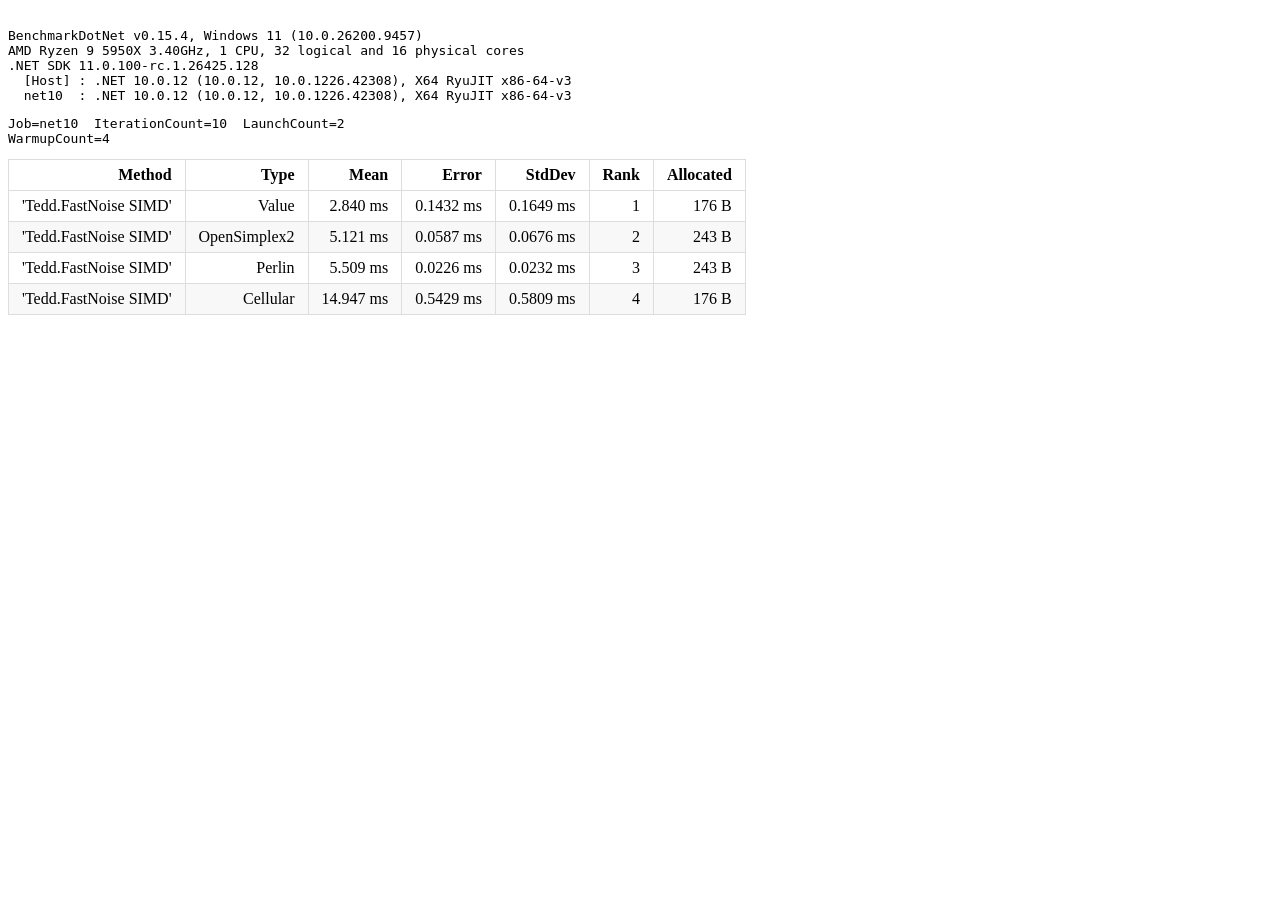
<file: Research/2026-09-29 noise-hot-path-1/raw/h001-baseline-voxel-bdn/results/Tedd.FastNoise.Benchmark.Benchmarks.VoxelVolume3D-report.html>
<!DOCTYPE html>
<html lang='en'>
<head>
<meta charset='utf-8' />
<title>Tedd.FastNoise.Benchmark.Benchmarks.VoxelVolume3D-20260929-184722</title>

<style type="text/css">
	table { border-collapse: collapse; display: block; width: 100%; overflow: auto; }
	td, th { padding: 6px 13px; border: 1px solid #ddd; text-align: right; }
	tr { background-color: #fff; border-top: 1px solid #ccc; }
	tr:nth-child(even) { background: #f8f8f8; }
</style>
</head>
<body>
<pre><code>
BenchmarkDotNet v0.15.4, Windows 11 (10.0.26200.9457)
AMD Ryzen 9 5950X 3.40GHz, 1 CPU, 32 logical and 16 physical cores
.NET SDK 11.0.100-rc.1.26425.128
  [Host] : .NET 10.0.12 (10.0.12, 10.0.1226.42308), X64 RyuJIT x86-64-v3
  net10  : .NET 10.0.12 (10.0.12, 10.0.1226.42308), X64 RyuJIT x86-64-v3
</code></pre>
<pre><code>Job=net10  IterationCount=10  LaunchCount=2
WarmupCount=4
</code></pre>

<table>
<thead><tr><th>Method         </th><th>Type  </th><th>Mean</th><th>Error</th><th>StdDev</th><th>Rank</th><th>Allocated</th>
</tr>
</thead><tbody><tr><td>&#39;Tedd.FastNoise SIMD&#39;</td><td>Value</td><td>2.840 ms</td><td>0.1432 ms</td><td>0.1649 ms</td><td>1</td><td>176 B</td>
</tr><tr><td>&#39;Tedd.FastNoise SIMD&#39;</td><td>OpenSimplex2</td><td>5.121 ms</td><td>0.0587 ms</td><td>0.0676 ms</td><td>2</td><td>243 B</td>
</tr><tr><td>&#39;Tedd.FastNoise SIMD&#39;</td><td>Perlin</td><td>5.509 ms</td><td>0.0226 ms</td><td>0.0232 ms</td><td>3</td><td>243 B</td>
</tr><tr><td>&#39;Tedd.FastNoise SIMD&#39;</td><td>Cellular</td><td>14.947 ms</td><td>0.5429 ms</td><td>0.5809 ms</td><td>4</td><td>176 B</td>
</tr></tbody></table>
</body>
</html>
</file>
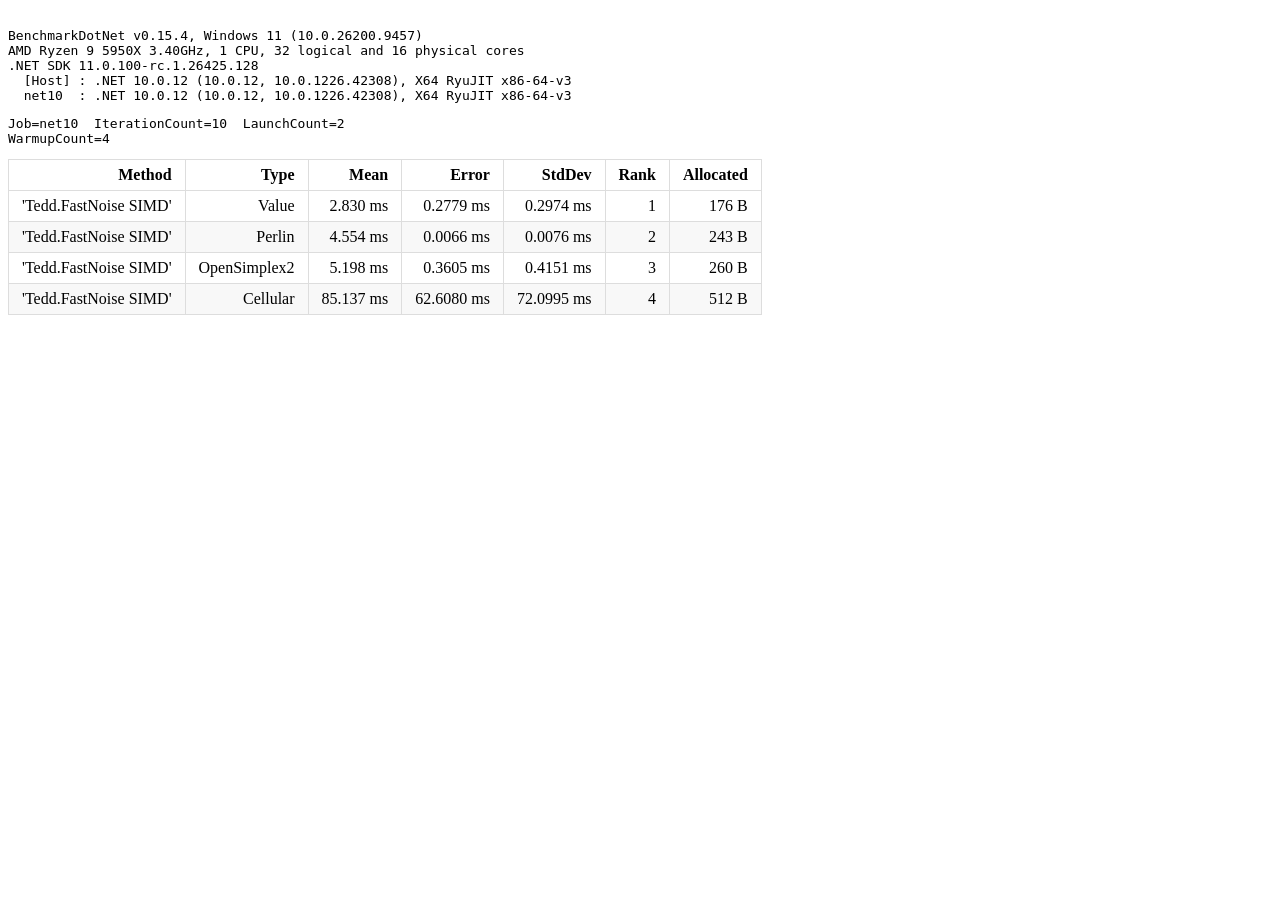
<file: Research/2026-09-29 noise-hot-path-1/raw/h001-candidate-voxel-bdn/results/Tedd.FastNoise.Benchmark.Benchmarks.VoxelVolume3D-report.html>
<!DOCTYPE html>
<html lang='en'>
<head>
<meta charset='utf-8' />
<title>Tedd.FastNoise.Benchmark.Benchmarks.VoxelVolume3D-20260929-184900</title>

<style type="text/css">
	table { border-collapse: collapse; display: block; width: 100%; overflow: auto; }
	td, th { padding: 6px 13px; border: 1px solid #ddd; text-align: right; }
	tr { background-color: #fff; border-top: 1px solid #ccc; }
	tr:nth-child(even) { background: #f8f8f8; }
</style>
</head>
<body>
<pre><code>
BenchmarkDotNet v0.15.4, Windows 11 (10.0.26200.9457)
AMD Ryzen 9 5950X 3.40GHz, 1 CPU, 32 logical and 16 physical cores
.NET SDK 11.0.100-rc.1.26425.128
  [Host] : .NET 10.0.12 (10.0.12, 10.0.1226.42308), X64 RyuJIT x86-64-v3
  net10  : .NET 10.0.12 (10.0.12, 10.0.1226.42308), X64 RyuJIT x86-64-v3
</code></pre>
<pre><code>Job=net10  IterationCount=10  LaunchCount=2
WarmupCount=4
</code></pre>

<table>
<thead><tr><th>Method         </th><th>Type  </th><th>Mean</th><th>Error</th><th>StdDev</th><th>Rank</th><th>Allocated</th>
</tr>
</thead><tbody><tr><td>&#39;Tedd.FastNoise SIMD&#39;</td><td>Value</td><td>2.830 ms</td><td>0.2779 ms</td><td>0.2974 ms</td><td>1</td><td>176 B</td>
</tr><tr><td>&#39;Tedd.FastNoise SIMD&#39;</td><td>Perlin</td><td>4.554 ms</td><td>0.0066 ms</td><td>0.0076 ms</td><td>2</td><td>243 B</td>
</tr><tr><td>&#39;Tedd.FastNoise SIMD&#39;</td><td>OpenSimplex2</td><td>5.198 ms</td><td>0.3605 ms</td><td>0.4151 ms</td><td>3</td><td>260 B</td>
</tr><tr><td>&#39;Tedd.FastNoise SIMD&#39;</td><td>Cellular</td><td>85.137 ms</td><td>62.6080 ms</td><td>72.0995 ms</td><td>4</td><td>512 B</td>
</tr></tbody></table>
</body>
</html>
</file>
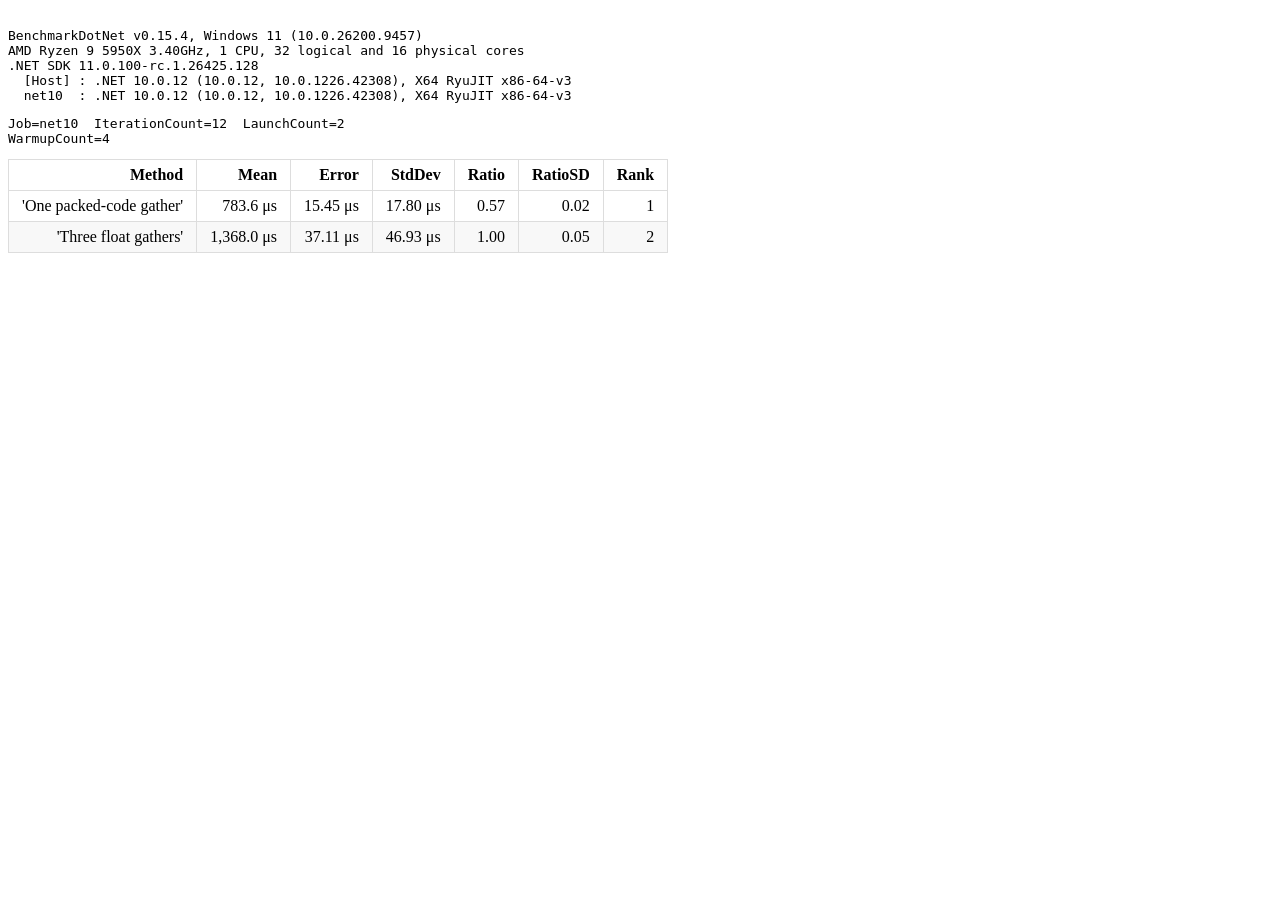
<file: Research/2026-09-29 noise-hot-path-1/raw/h001-gradient-bdn/results/Tedd.FastNoise.Benchmark.Benchmarks.Gradient3DStrategy-report.html>
<!DOCTYPE html>
<html lang='en'>
<head>
<meta charset='utf-8' />
<title>Tedd.FastNoise.Benchmark.Benchmarks.Gradient3DStrategy-20260929-185738</title>

<style type="text/css">
	table { border-collapse: collapse; display: block; width: 100%; overflow: auto; }
	td, th { padding: 6px 13px; border: 1px solid #ddd; text-align: right; }
	tr { background-color: #fff; border-top: 1px solid #ccc; }
	tr:nth-child(even) { background: #f8f8f8; }
</style>
</head>
<body>
<pre><code>
BenchmarkDotNet v0.15.4, Windows 11 (10.0.26200.9457)
AMD Ryzen 9 5950X 3.40GHz, 1 CPU, 32 logical and 16 physical cores
.NET SDK 11.0.100-rc.1.26425.128
  [Host] : .NET 10.0.12 (10.0.12, 10.0.1226.42308), X64 RyuJIT x86-64-v3
  net10  : .NET 10.0.12 (10.0.12, 10.0.1226.42308), X64 RyuJIT x86-64-v3
</code></pre>
<pre><code>Job=net10  IterationCount=12  LaunchCount=2
WarmupCount=4
</code></pre>

<table>
<thead><tr><th>Method            </th><th>Mean</th><th>Error</th><th>StdDev</th><th>Ratio</th><th>RatioSD</th><th>Rank</th>
</tr>
</thead><tbody><tr><td>&#39;One packed-code gather&#39;</td><td>783.6 &mu;s</td><td>15.45 &mu;s</td><td>17.80 &mu;s</td><td>0.57</td><td>0.02</td><td>1</td>
</tr><tr><td>&#39;Three float gathers&#39;</td><td>1,368.0 &mu;s</td><td>37.11 &mu;s</td><td>46.93 &mu;s</td><td>1.00</td><td>0.05</td><td>2</td>
</tr></tbody></table>
</body>
</html>
</file>
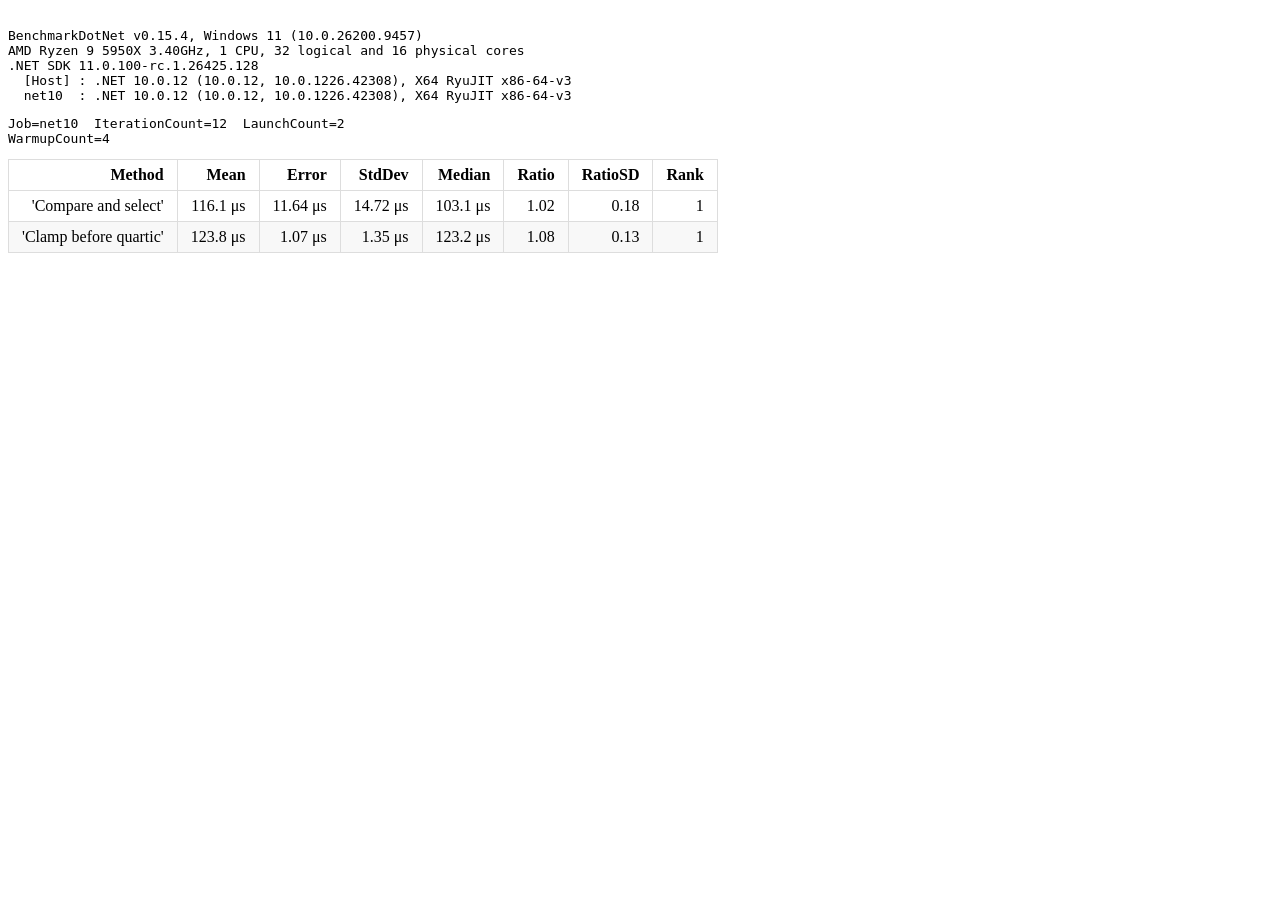
<file: Research/2026-09-29 noise-hot-path-1/raw/h009-h013-bdn/results/Tedd.FastNoise.Benchmark.Benchmarks.OpenSimplex3Attenuation-report.html>
<!DOCTYPE html>
<html lang='en'>
<head>
<meta charset='utf-8' />
<title>Tedd.FastNoise.Benchmark.Benchmarks.OpenSimplex3Attenuation-20260929-205445</title>

<style type="text/css">
	table { border-collapse: collapse; display: block; width: 100%; overflow: auto; }
	td, th { padding: 6px 13px; border: 1px solid #ddd; text-align: right; }
	tr { background-color: #fff; border-top: 1px solid #ccc; }
	tr:nth-child(even) { background: #f8f8f8; }
</style>
</head>
<body>
<pre><code>
BenchmarkDotNet v0.15.4, Windows 11 (10.0.26200.9457)
AMD Ryzen 9 5950X 3.40GHz, 1 CPU, 32 logical and 16 physical cores
.NET SDK 11.0.100-rc.1.26425.128
  [Host] : .NET 10.0.12 (10.0.12, 10.0.1226.42308), X64 RyuJIT x86-64-v3
  net10  : .NET 10.0.12 (10.0.12, 10.0.1226.42308), X64 RyuJIT x86-64-v3
</code></pre>
<pre><code>Job=net10  IterationCount=12  LaunchCount=2
WarmupCount=4
</code></pre>

<table>
<thead><tr><th>Method          </th><th>Mean</th><th>Error</th><th>StdDev</th><th>Median</th><th>Ratio</th><th>RatioSD</th><th>Rank</th>
</tr>
</thead><tbody><tr><td>&#39;Compare and select&#39;</td><td>116.1 &mu;s</td><td>11.64 &mu;s</td><td>14.72 &mu;s</td><td>103.1 &mu;s</td><td>1.02</td><td>0.18</td><td>1</td>
</tr><tr><td>&#39;Clamp before quartic&#39;</td><td>123.8 &mu;s</td><td>1.07 &mu;s</td><td>1.35 &mu;s</td><td>123.2 &mu;s</td><td>1.08</td><td>0.13</td><td>1</td>
</tr></tbody></table>
</body>
</html>
</file>
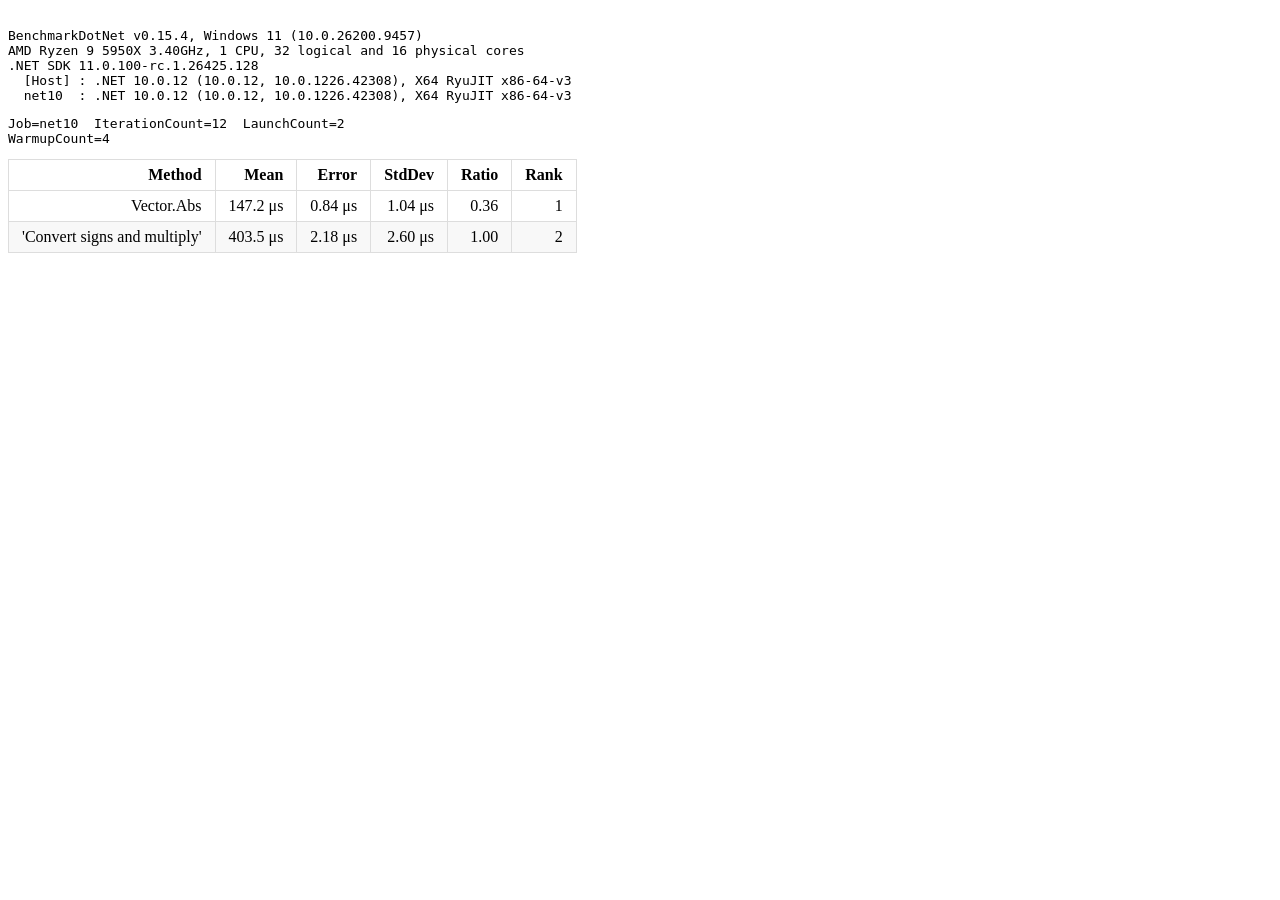
<file: Research/2026-09-29 noise-hot-path-1/raw/h009-h013-bdn/results/Tedd.FastNoise.Benchmark.Benchmarks.OpenSimplex3InitialMagnitude-report.html>
<!DOCTYPE html>
<html lang='en'>
<head>
<meta charset='utf-8' />
<title>Tedd.FastNoise.Benchmark.Benchmarks.OpenSimplex3InitialMagnitude-20260929-205532</title>

<style type="text/css">
	table { border-collapse: collapse; display: block; width: 100%; overflow: auto; }
	td, th { padding: 6px 13px; border: 1px solid #ddd; text-align: right; }
	tr { background-color: #fff; border-top: 1px solid #ccc; }
	tr:nth-child(even) { background: #f8f8f8; }
</style>
</head>
<body>
<pre><code>
BenchmarkDotNet v0.15.4, Windows 11 (10.0.26200.9457)
AMD Ryzen 9 5950X 3.40GHz, 1 CPU, 32 logical and 16 physical cores
.NET SDK 11.0.100-rc.1.26425.128
  [Host] : .NET 10.0.12 (10.0.12, 10.0.1226.42308), X64 RyuJIT x86-64-v3
  net10  : .NET 10.0.12 (10.0.12, 10.0.1226.42308), X64 RyuJIT x86-64-v3
</code></pre>
<pre><code>Job=net10  IterationCount=12  LaunchCount=2
WarmupCount=4
</code></pre>

<table>
<thead><tr><th>Method                </th><th>Mean</th><th>Error</th><th>StdDev</th><th>Ratio</th><th>Rank</th>
</tr>
</thead><tbody><tr><td>Vector.Abs</td><td>147.2 &mu;s</td><td>0.84 &mu;s</td><td>1.04 &mu;s</td><td>0.36</td><td>1</td>
</tr><tr><td>&#39;Convert signs and multiply&#39;</td><td>403.5 &mu;s</td><td>2.18 &mu;s</td><td>2.60 &mu;s</td><td>1.00</td><td>2</td>
</tr></tbody></table>
</body>
</html>
</file>
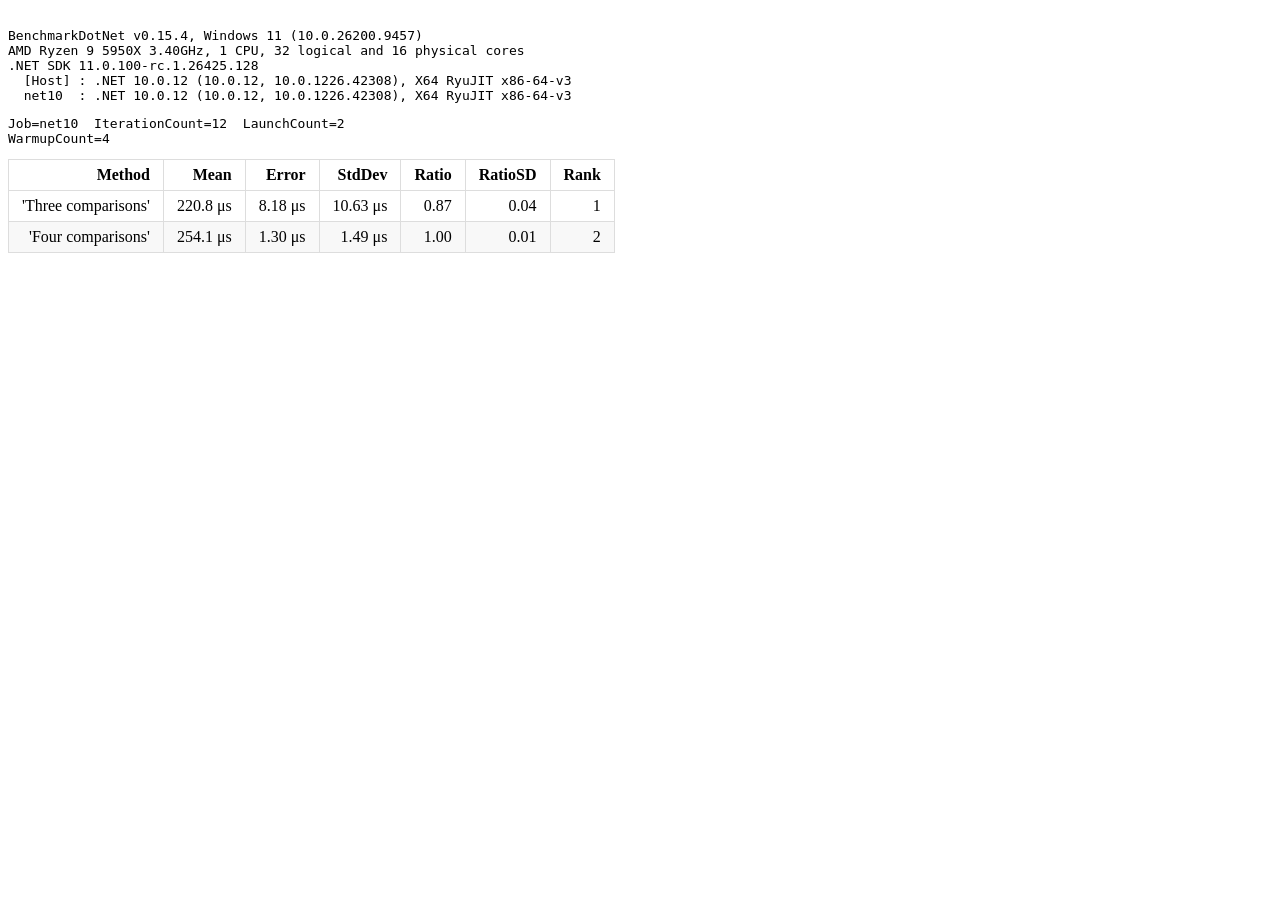
<file: Research/2026-09-29 noise-hot-path-1/raw/h009-h013-bdn/results/Tedd.FastNoise.Benchmark.Benchmarks.OpenSimplex3LeanSelection-report.html>
<!DOCTYPE html>
<html lang='en'>
<head>
<meta charset='utf-8' />
<title>Tedd.FastNoise.Benchmark.Benchmarks.OpenSimplex3LeanSelection-20260929-205626</title>

<style type="text/css">
	table { border-collapse: collapse; display: block; width: 100%; overflow: auto; }
	td, th { padding: 6px 13px; border: 1px solid #ddd; text-align: right; }
	tr { background-color: #fff; border-top: 1px solid #ccc; }
	tr:nth-child(even) { background: #f8f8f8; }
</style>
</head>
<body>
<pre><code>
BenchmarkDotNet v0.15.4, Windows 11 (10.0.26200.9457)
AMD Ryzen 9 5950X 3.40GHz, 1 CPU, 32 logical and 16 physical cores
.NET SDK 11.0.100-rc.1.26425.128
  [Host] : .NET 10.0.12 (10.0.12, 10.0.1226.42308), X64 RyuJIT x86-64-v3
  net10  : .NET 10.0.12 (10.0.12, 10.0.1226.42308), X64 RyuJIT x86-64-v3
</code></pre>
<pre><code>Job=net10  IterationCount=12  LaunchCount=2
WarmupCount=4
</code></pre>

<table>
<thead><tr><th>Method       </th><th>Mean</th><th>Error</th><th>StdDev</th><th>Ratio</th><th>RatioSD</th><th>Rank</th>
</tr>
</thead><tbody><tr><td>&#39;Three comparisons&#39;</td><td>220.8 &mu;s</td><td>8.18 &mu;s</td><td>10.63 &mu;s</td><td>0.87</td><td>0.04</td><td>1</td>
</tr><tr><td>&#39;Four comparisons&#39;</td><td>254.1 &mu;s</td><td>1.30 &mu;s</td><td>1.49 &mu;s</td><td>1.00</td><td>0.01</td><td>2</td>
</tr></tbody></table>
</body>
</html>
</file>
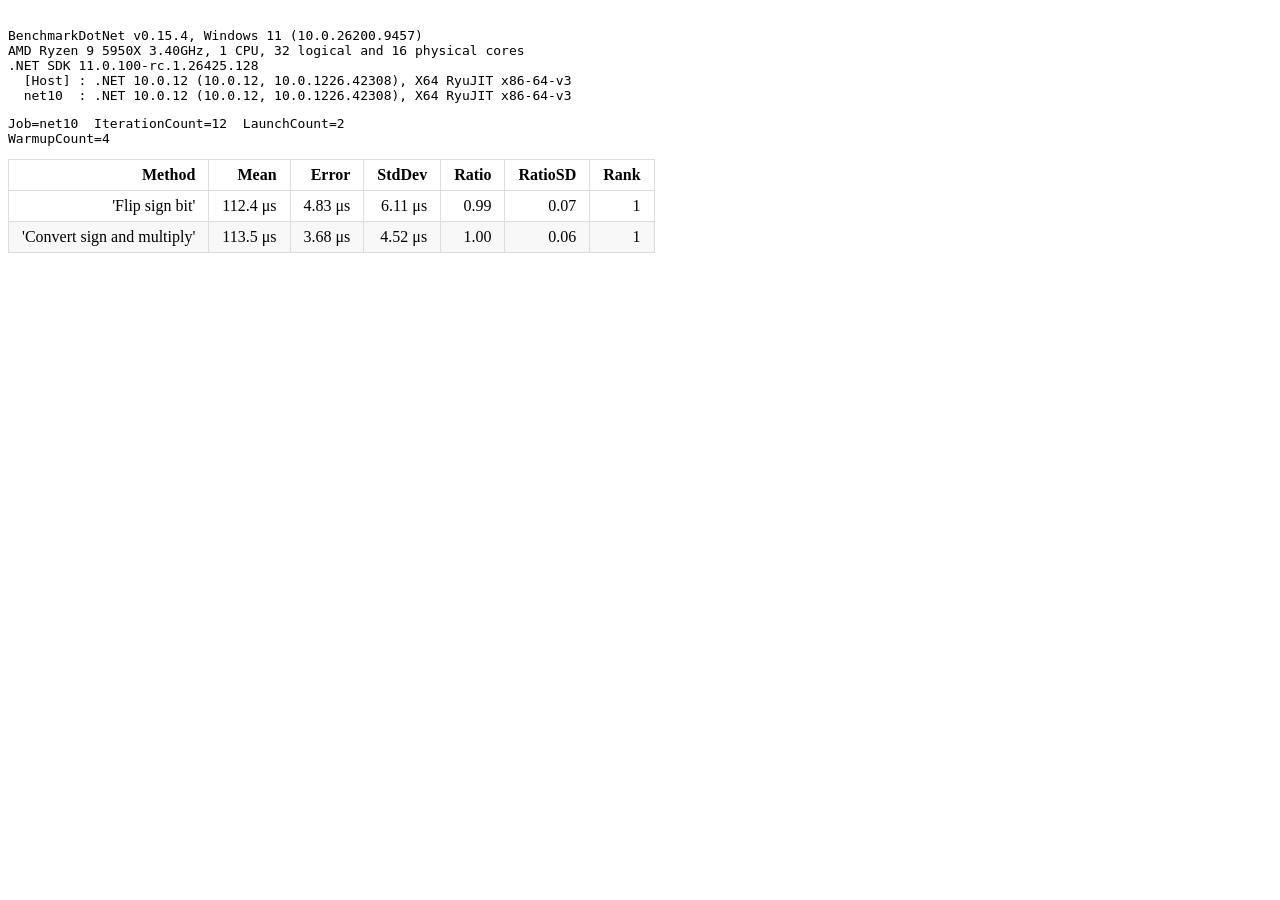
<file: Research/2026-09-29 noise-hot-path-1/raw/h009-h013-bdn/results/Tedd.FastNoise.Benchmark.Benchmarks.OpenSimplex3SignedOffset-report.html>
<!DOCTYPE html>
<html lang='en'>
<head>
<meta charset='utf-8' />
<title>Tedd.FastNoise.Benchmark.Benchmarks.OpenSimplex3SignedOffset-20260929-205720</title>

<style type="text/css">
	table { border-collapse: collapse; display: block; width: 100%; overflow: auto; }
	td, th { padding: 6px 13px; border: 1px solid #ddd; text-align: right; }
	tr { background-color: #fff; border-top: 1px solid #ccc; }
	tr:nth-child(even) { background: #f8f8f8; }
</style>
</head>
<body>
<pre><code>
BenchmarkDotNet v0.15.4, Windows 11 (10.0.26200.9457)
AMD Ryzen 9 5950X 3.40GHz, 1 CPU, 32 logical and 16 physical cores
.NET SDK 11.0.100-rc.1.26425.128
  [Host] : .NET 10.0.12 (10.0.12, 10.0.1226.42308), X64 RyuJIT x86-64-v3
  net10  : .NET 10.0.12 (10.0.12, 10.0.1226.42308), X64 RyuJIT x86-64-v3
</code></pre>
<pre><code>Job=net10  IterationCount=12  LaunchCount=2
WarmupCount=4
</code></pre>

<table>
<thead><tr><th>Method               </th><th>Mean</th><th>Error</th><th>StdDev</th><th>Ratio</th><th>RatioSD</th><th>Rank</th>
</tr>
</thead><tbody><tr><td>&#39;Flip sign bit&#39;</td><td>112.4 &mu;s</td><td>4.83 &mu;s</td><td>6.11 &mu;s</td><td>0.99</td><td>0.07</td><td>1</td>
</tr><tr><td>&#39;Convert sign and multiply&#39;</td><td>113.5 &mu;s</td><td>3.68 &mu;s</td><td>4.52 &mu;s</td><td>1.00</td><td>0.06</td><td>1</td>
</tr></tbody></table>
</body>
</html>
</file>
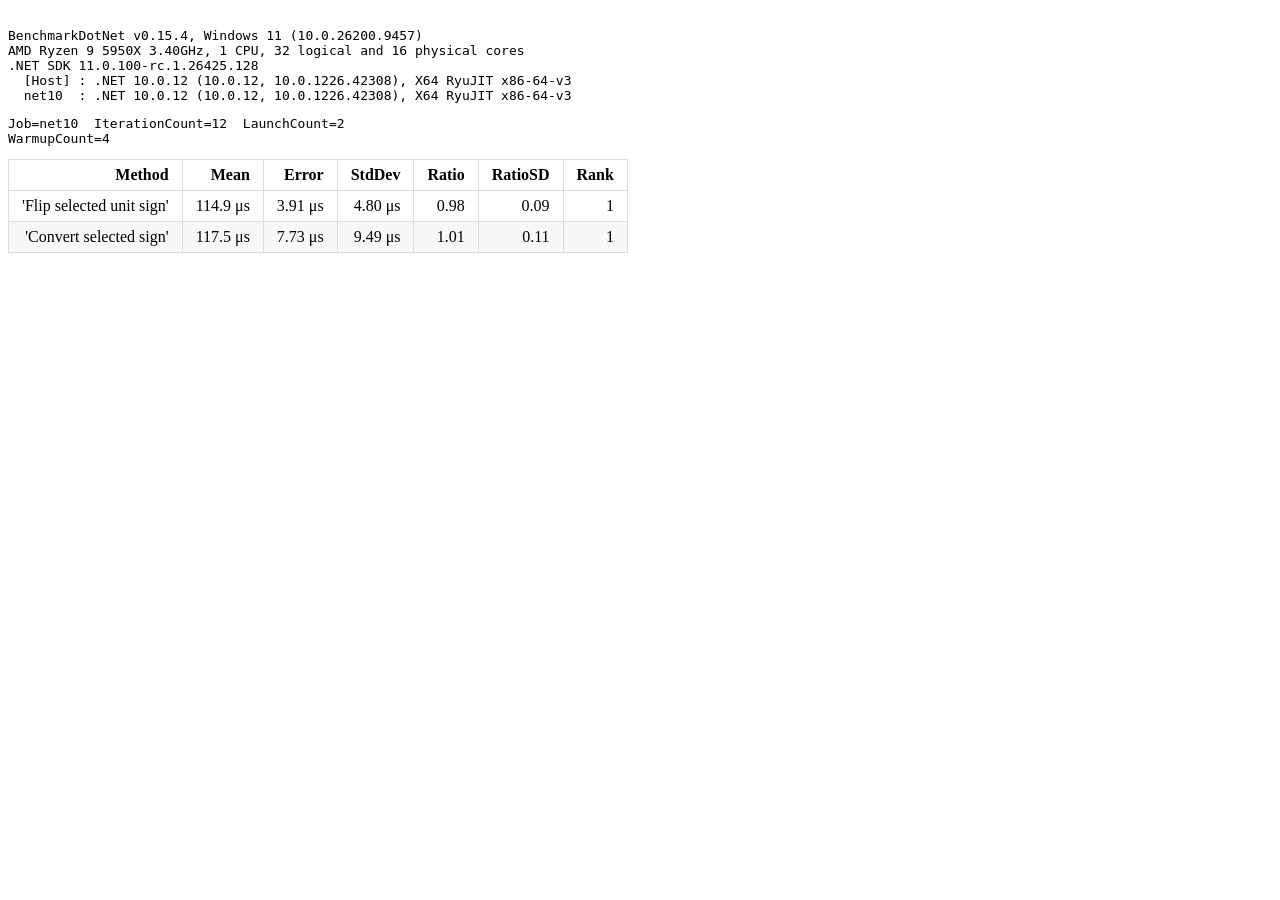
<file: Research/2026-09-29 noise-hot-path-1/raw/h009-h013-bdn/results/Tedd.FastNoise.Benchmark.Benchmarks.OpenSimplex3SignedUnit-report.html>
<!DOCTYPE html>
<html lang='en'>
<head>
<meta charset='utf-8' />
<title>Tedd.FastNoise.Benchmark.Benchmarks.OpenSimplex3SignedUnit-20260929-205829</title>

<style type="text/css">
	table { border-collapse: collapse; display: block; width: 100%; overflow: auto; }
	td, th { padding: 6px 13px; border: 1px solid #ddd; text-align: right; }
	tr { background-color: #fff; border-top: 1px solid #ccc; }
	tr:nth-child(even) { background: #f8f8f8; }
</style>
</head>
<body>
<pre><code>
BenchmarkDotNet v0.15.4, Windows 11 (10.0.26200.9457)
AMD Ryzen 9 5950X 3.40GHz, 1 CPU, 32 logical and 16 physical cores
.NET SDK 11.0.100-rc.1.26425.128
  [Host] : .NET 10.0.12 (10.0.12, 10.0.1226.42308), X64 RyuJIT x86-64-v3
  net10  : .NET 10.0.12 (10.0.12, 10.0.1226.42308), X64 RyuJIT x86-64-v3
</code></pre>
<pre><code>Job=net10  IterationCount=12  LaunchCount=2
WarmupCount=4
</code></pre>

<table>
<thead><tr><th>Method             </th><th>Mean</th><th>Error</th><th>StdDev</th><th>Ratio</th><th>RatioSD</th><th>Rank</th>
</tr>
</thead><tbody><tr><td>&#39;Flip selected unit sign&#39;</td><td>114.9 &mu;s</td><td>3.91 &mu;s</td><td>4.80 &mu;s</td><td>0.98</td><td>0.09</td><td>1</td>
</tr><tr><td>&#39;Convert selected sign&#39;</td><td>117.5 &mu;s</td><td>7.73 &mu;s</td><td>9.49 &mu;s</td><td>1.01</td><td>0.11</td><td>1</td>
</tr></tbody></table>
</body>
</html>
</file>
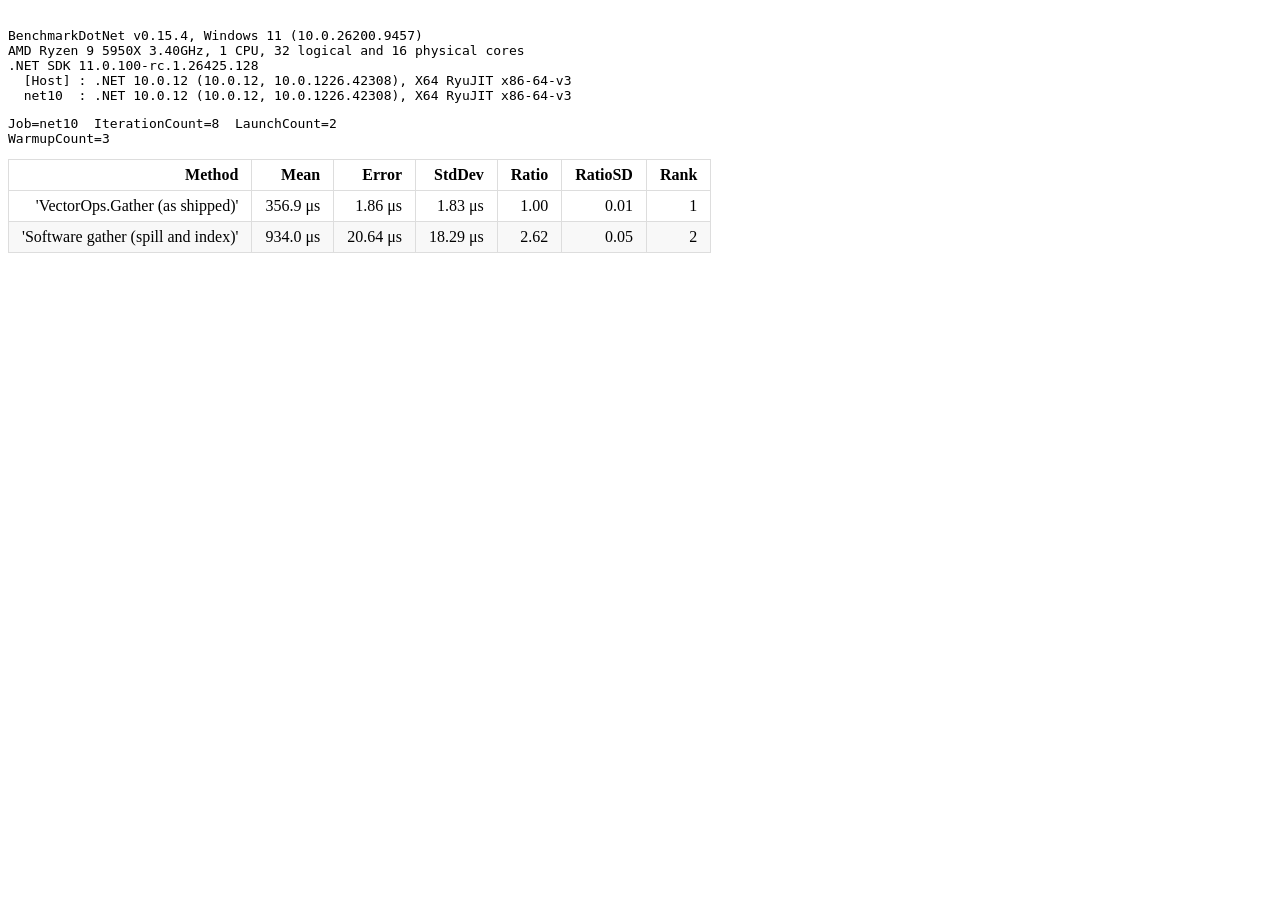
<file: Research/2026-09-29 noise-hot-path-1/raw/baseline-bdn/gather/results/Tedd.FastNoise.Benchmark.Benchmarks.GatherStrategy-report.html>
<!DOCTYPE html>
<html lang='en'>
<head>
<meta charset='utf-8' />
<title>Tedd.FastNoise.Benchmark.Benchmarks.GatherStrategy-20260929-183920</title>

<style type="text/css">
	table { border-collapse: collapse; display: block; width: 100%; overflow: auto; }
	td, th { padding: 6px 13px; border: 1px solid #ddd; text-align: right; }
	tr { background-color: #fff; border-top: 1px solid #ccc; }
	tr:nth-child(even) { background: #f8f8f8; }
</style>
</head>
<body>
<pre><code>
BenchmarkDotNet v0.15.4, Windows 11 (10.0.26200.9457)
AMD Ryzen 9 5950X 3.40GHz, 1 CPU, 32 logical and 16 physical cores
.NET SDK 11.0.100-rc.1.26425.128
  [Host] : .NET 10.0.12 (10.0.12, 10.0.1226.42308), X64 RyuJIT x86-64-v3
  net10  : .NET 10.0.12 (10.0.12, 10.0.1226.42308), X64 RyuJIT x86-64-v3
</code></pre>
<pre><code>Job=net10  IterationCount=8  LaunchCount=2
WarmupCount=3
</code></pre>

<table>
<thead><tr><th>Method                       </th><th>Mean</th><th>Error</th><th>StdDev</th><th>Ratio</th><th>RatioSD</th><th>Rank</th>
</tr>
</thead><tbody><tr><td>&#39;VectorOps.Gather (as shipped)&#39;</td><td>356.9 &mu;s</td><td>1.86 &mu;s</td><td>1.83 &mu;s</td><td>1.00</td><td>0.01</td><td>1</td>
</tr><tr><td>&#39;Software gather (spill and index)&#39;</td><td>934.0 &mu;s</td><td>20.64 &mu;s</td><td>18.29 &mu;s</td><td>2.62</td><td>0.05</td><td>2</td>
</tr></tbody></table>
</body>
</html>
</file>
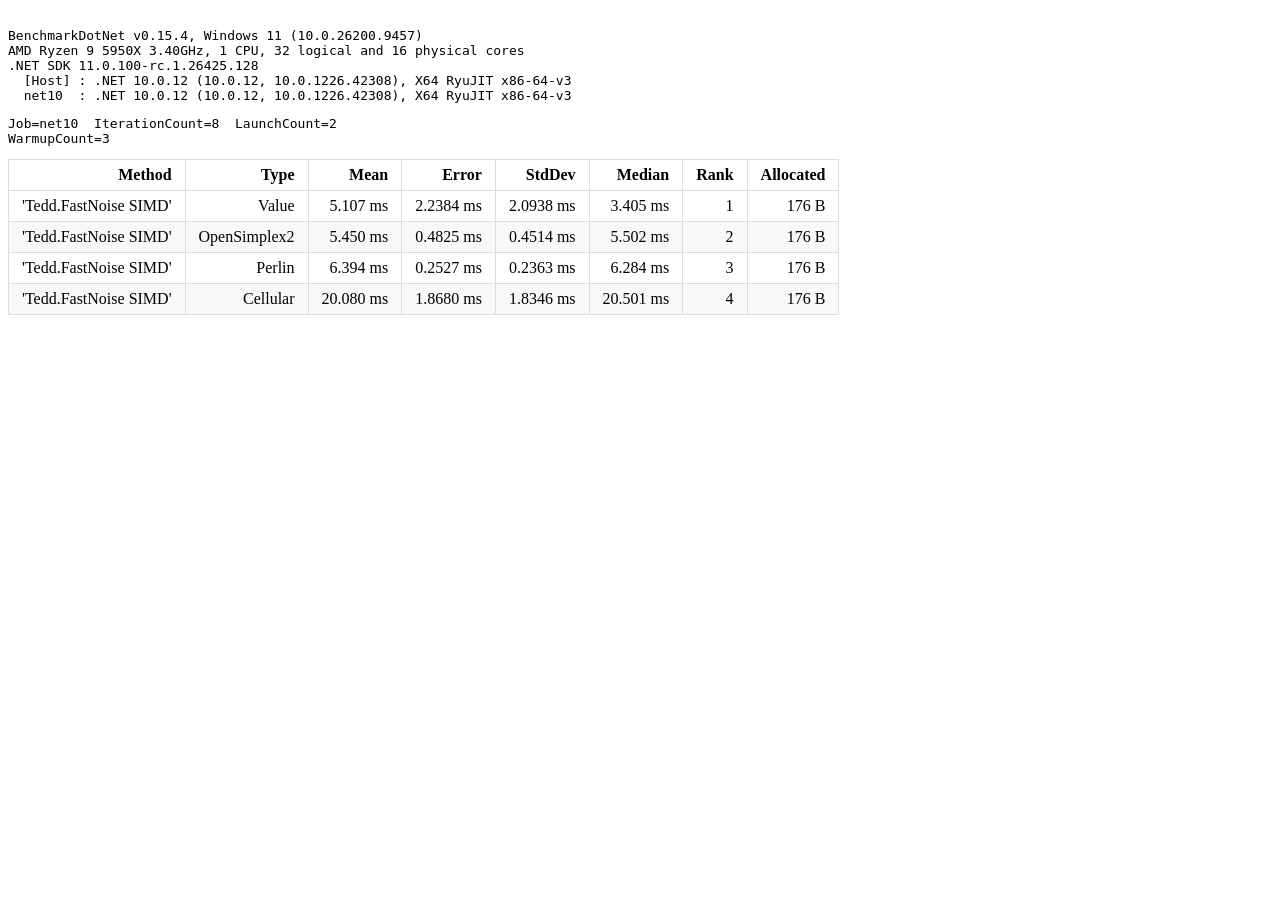
<file: Research/2026-09-29 noise-hot-path-1/raw/baseline-bdn/voxel-simd/results/Tedd.FastNoise.Benchmark.Benchmarks.VoxelVolume3D-report.html>
<!DOCTYPE html>
<html lang='en'>
<head>
<meta charset='utf-8' />
<title>Tedd.FastNoise.Benchmark.Benchmarks.VoxelVolume3D-20260929-184019</title>

<style type="text/css">
	table { border-collapse: collapse; display: block; width: 100%; overflow: auto; }
	td, th { padding: 6px 13px; border: 1px solid #ddd; text-align: right; }
	tr { background-color: #fff; border-top: 1px solid #ccc; }
	tr:nth-child(even) { background: #f8f8f8; }
</style>
</head>
<body>
<pre><code>
BenchmarkDotNet v0.15.4, Windows 11 (10.0.26200.9457)
AMD Ryzen 9 5950X 3.40GHz, 1 CPU, 32 logical and 16 physical cores
.NET SDK 11.0.100-rc.1.26425.128
  [Host] : .NET 10.0.12 (10.0.12, 10.0.1226.42308), X64 RyuJIT x86-64-v3
  net10  : .NET 10.0.12 (10.0.12, 10.0.1226.42308), X64 RyuJIT x86-64-v3
</code></pre>
<pre><code>Job=net10  IterationCount=8  LaunchCount=2
WarmupCount=3
</code></pre>

<table>
<thead><tr><th>Method         </th><th>Type  </th><th>Mean</th><th>Error</th><th>StdDev</th><th>Median</th><th>Rank</th><th>Allocated</th>
</tr>
</thead><tbody><tr><td>&#39;Tedd.FastNoise SIMD&#39;</td><td>Value</td><td>5.107 ms</td><td>2.2384 ms</td><td>2.0938 ms</td><td>3.405 ms</td><td>1</td><td>176 B</td>
</tr><tr><td>&#39;Tedd.FastNoise SIMD&#39;</td><td>OpenSimplex2</td><td>5.450 ms</td><td>0.4825 ms</td><td>0.4514 ms</td><td>5.502 ms</td><td>2</td><td>176 B</td>
</tr><tr><td>&#39;Tedd.FastNoise SIMD&#39;</td><td>Perlin</td><td>6.394 ms</td><td>0.2527 ms</td><td>0.2363 ms</td><td>6.284 ms</td><td>3</td><td>176 B</td>
</tr><tr><td>&#39;Tedd.FastNoise SIMD&#39;</td><td>Cellular</td><td>20.080 ms</td><td>1.8680 ms</td><td>1.8346 ms</td><td>20.501 ms</td><td>4</td><td>176 B</td>
</tr></tbody></table>
</body>
</html>
</file>
<file: docs/style.css>
@import url('https://fonts.googleapis.com/css2?family=DM+Sans:wght@400;500;600;700&family=IBM+Plex+Mono:wght@400;500;600&family=Space+Grotesk:wght@500;600;700&display=swap');

:root {
  --ink: #13282f;
  --muted: #61747b;
  --canvas: #f7faf9;
  --panel: #ffffff;
  --soft: #eef5f3;
  --line: #d6e3df;
  --aqua: #087f78;
  --aqua-dark: #075f5c;
  --aqua-light: #dff4f0;
  --orange: #b65e28;
  --night: #10262c;
  --night-panel: #15343a;
  --display: "Space Grotesk", "Segoe UI", sans-serif;
  --body: "DM Sans", "Segoe UI", sans-serif;
  --mono: "IBM Plex Mono", Consolas, monospace;
}

* { box-sizing: border-box; }
html { scroll-behavior: smooth; }
body { margin: 0; color: var(--ink); background: var(--canvas); font: 400 16px/1.62 var(--body); }
img { display: block; max-width: 100%; height: auto; }
a { color: inherit; text-decoration: none; }
h1, h2, h3, p { text-wrap: pretty; }
code, pre { font-family: var(--mono); }
code { font-size: .9em; }

.skip-link { position: fixed; top: -4rem; left: 1rem; z-index: 100; padding: .7rem 1rem; color: #fff; background: var(--aqua); }
.skip-link:focus { top: 1rem; }

.site-header { position: sticky; top: 0; z-index: 30; height: 72px; display: flex; align-items: center; justify-content: space-between; padding: 0 clamp(1.25rem, 4vw, 5rem); background: rgba(255, 255, 255, .91); border-bottom: 1px solid rgba(196, 215, 210, .9); box-shadow: 0 8px 30px rgba(24, 59, 61, .06); backdrop-filter: blur(18px); }
.brand { display: inline-flex; align-items: center; gap: .75rem; font: 700 .8rem var(--display); letter-spacing: .14em; }
.brand img { flex: 0 0 auto; }
.brand-slash { color: var(--aqua); }
nav { display: flex; align-items: center; gap: clamp(1rem, 2.2vw, 2rem); color: #4e656c; font: 600 .78rem var(--display); }
nav a { transition: color .2s ease; }
nav a:hover, nav a:focus-visible { color: var(--aqua-dark); }
.nav-cta { padding: .58rem .95rem; color: #fff; background: var(--aqua); border: 1px solid var(--aqua); }
nav .nav-cta:hover, nav .nav-cta:focus-visible { color: #fff; background: var(--aqua-dark); }

.hero { position: relative; isolation: isolate; min-height: calc(100vh - 72px); display: grid; grid-template-columns: minmax(390px, .82fr) minmax(520px, 1.18fr); gap: clamp(3rem, 5vw, 6rem); align-items: center; overflow: hidden; padding: clamp(4.5rem, 8vw, 8rem) clamp(1.25rem, 5vw, 6rem); background: radial-gradient(circle at 82% 34%, rgba(24, 152, 142, .14), transparent 30%), linear-gradient(135deg, #ffffff 0%, #eef7f4 100%); }
.hero-grid { position: absolute; inset: 0; z-index: -1; opacity: .52; background-image: linear-gradient(rgba(8, 127, 120, .07) 1px, transparent 1px), linear-gradient(90deg, rgba(8, 127, 120, .07) 1px, transparent 1px); background-size: 48px 48px; mask-image: linear-gradient(90deg, #000, transparent 75%); }
.hero-copy { position: relative; z-index: 2; width: 100%; min-width: 0; }
.eyebrow { margin: 0 0 1.3rem; color: var(--aqua); font: 700 .72rem var(--display); letter-spacing: .14em; text-transform: uppercase; }
.eyebrow > span { display: inline-block; width: 34px; height: 1px; margin: 0 .75rem .2rem 0; background: currentColor; }
h1 { margin: 0; font: 700 clamp(3.7rem, 6vw, 7.1rem)/.92 var(--display); letter-spacing: -.06em; }
h1 em { color: transparent; font-style: normal; -webkit-text-stroke: 1.5px #698187; }
.lede { max-width: 720px; margin: 2rem 0 0; color: #4f666d; font-size: clamp(1.08rem, 1.4vw, 1.25rem); line-height: 1.58; }
.lede code { color: #24474d; }
.hero-actions { display: flex; flex-wrap: wrap; gap: .8rem; margin-top: 2.2rem; }
.button { min-height: 50px; display: inline-flex; align-items: center; justify-content: center; gap: 1.5rem; padding: .78rem 1.2rem; border: 1px solid #b6cac5; font: 600 .8rem var(--display); transition: transform .2s ease, border-color .2s ease, background .2s ease; }
.button:hover, .button:focus-visible { transform: translateY(-2px); border-color: var(--aqua); }
.button.primary { color: #fff; background: var(--aqua); border-color: var(--aqua); box-shadow: 0 10px 24px rgba(8, 127, 120, .18); }
.button.primary:hover, .button.primary:focus-visible { background: var(--aqua-dark); }
.button.secondary { color: #244047; background: rgba(255, 255, 255, .88); }
.hero-checks { display: grid; gap: .4rem; margin: 1.4rem 0 0; padding: 0; color: #60777d; list-style: none; font-size: .8rem; }
.hero-checks li::before { content: "✓"; margin-right: .5rem; color: var(--aqua); }

.hero-sample, .designer-window { position: relative; margin: 0; padding-top: 34px; overflow: hidden; background: var(--night); border: 1px solid #294950; box-shadow: 0 36px 90px rgba(34, 70, 70, .2); }
.hero-sample { width: min(960px, 100%); justify-self: end; }
.hero-sample > img { width: 100%; aspect-ratio: 12 / 11; object-fit: cover; }
.sample-bar { position: absolute; inset: 0 0 auto; height: 34px; display: flex; align-items: center; gap: 7px; padding: 0 12px; color: #8aa3a8; background: #0c1d23; font: 500 .64rem var(--mono); }
.sample-bar span { width: 7px; height: 7px; border-radius: 50%; background: #3f6268; }
.sample-bar b { margin-left: .35rem; font-weight: 500; }
.hero-sample figcaption { padding: .9rem 1rem; color: #9bb4b5; background: #0d2025; font-size: .76rem; }
.hero-sample figcaption strong { color: #edf8f6; }

.proof-strip { display: grid; grid-template-columns: repeat(4, 1fr); border-block: 1px solid var(--line); background: #fff; }
.proof-strip p { min-height: 98px; display: flex; flex-direction: column; justify-content: center; margin: 0; padding: 1rem clamp(1.25rem, 3.3vw, 4rem); border-right: 1px solid var(--line); }
.proof-strip p:last-child { border-right: 0; }
.proof-strip strong { color: #15343a; font: 600 1.05rem var(--display); }
.proof-strip span { max-width: 28ch; color: #6d8085; font-size: .75rem; line-height: 1.45; }

.section-shell { padding: clamp(5rem, 9vw, 9rem) clamp(1.25rem, 7vw, 8.5rem); }
.section-intro { display: grid; grid-template-columns: 1.35fr .8fr; gap: clamp(3rem, 8vw, 10rem); align-items: end; margin-bottom: 4rem; }
.section-intro h2, .execution h2, .designer h2, .install h2 { margin: 0; font: 700 clamp(2.6rem, 5.2vw, 5.8rem)/.98 var(--display); letter-spacing: -.05em; }
.section-intro > p { max-width: 650px; margin: 0 0 .45rem; color: var(--muted); }
.section-intro p code { color: #24474d; }

.contract { background: #fff; }
.code-layout { display: grid; grid-template-columns: 1.25fr .75fr; gap: 1rem; max-width: 1440px; margin: 0 auto; }
pre { margin: 0; overflow: auto; color: #d7e8e7; background: #10262c; border: 1px solid #294950; font: 400 .82rem/1.75 var(--mono); tab-size: 4; }
pre code { font-size: inherit; }
.code-layout pre, .wide-code { padding: clamp(1.25rem, 3vw, 2.2rem); }
.kw { color: #77d6ca; }
.type { color: #b9dff5; }
.num { color: #e8bc82; }
.str { color: #c2d98f; }
.comment { color: #779095; }
.memory-card { display: grid; align-content: center; margin: 0; padding: clamp(1.5rem, 3vw, 3rem); background: var(--soft); border: 1px solid var(--line); }
.memory-label { margin: 0 0 1rem; color: var(--aqua); font: 700 .68rem var(--display); letter-spacing: .13em; text-transform: uppercase; }
.memory-cells { display: grid; grid-template-columns: repeat(8, 1fr); margin-bottom: 1.4rem; border: 1px solid var(--aqua); }
.memory-cells span { min-width: 0; padding: .65rem .2rem; overflow: hidden; color: var(--aqua-dark); background: var(--aqua-light); border-right: 1px solid #a8d7d1; font: 500 .62rem var(--mono); text-align: center; }
.memory-cells span:last-child { border-right: 0; }
.memory-card > p:not(.memory-label) { margin: 0; color: var(--muted); font-size: .9rem; }
.memory-card dl { display: grid; gap: 0; margin: 1.5rem 0 0; border-top: 1px solid var(--line); }
.memory-card dl div { display: flex; justify-content: space-between; gap: 1rem; padding: .65rem 0; border-bottom: 1px solid var(--line); }
.memory-card dt { color: var(--muted); font-size: .76rem; }
.memory-card dd { margin: 0; color: #24474d; font-size: .78rem; }

.samples { background: #f1f7f5; }
.sample-grid { max-width: 1500px; display: grid; grid-template-columns: repeat(3, 1fr); gap: 1rem; margin: 0 auto; }
.signal-card { margin: 0; overflow: hidden; background: #fff; border: 1px solid var(--line); box-shadow: 0 12px 30px rgba(34, 70, 70, .06); }
.signal-card img { width: 100%; aspect-ratio: 1; object-fit: cover; background: var(--night); }
.signal-card figcaption { min-height: 150px; display: flex; flex-direction: column; padding: 1.25rem 1.4rem 1.4rem; }
.signal-card figcaption > span { color: var(--aqua); font: 700 .64rem var(--display); letter-spacing: .1em; text-transform: uppercase; }
.signal-card figcaption strong { margin-top: .45rem; font: 600 1.18rem var(--display); }
.signal-card figcaption p { margin: .45rem 0 0; color: var(--muted); font-size: .82rem; }

.algorithms { background: #fff; }
.table-shell { max-width: 1500px; margin: 0 auto; overflow-x: auto; border: 1px solid var(--line); }
table { width: 100%; border-collapse: collapse; font-size: .86rem; }
th { padding: .9rem 1.1rem; color: #5f777b; background: var(--soft); border-bottom: 1px solid var(--line); font: 700 .64rem var(--display); letter-spacing: .1em; text-align: left; text-transform: uppercase; white-space: nowrap; }
td { padding: 1rem 1.1rem; color: #4f666d; border-bottom: 1px solid var(--line); vertical-align: top; }
tbody tr:last-child td { border-bottom: 0; }
tbody tr:hover { background: #f8fbfa; }
td:first-child code { color: #15343a; font-weight: 600; white-space: nowrap; }
.status { display: inline-block; padding: .18rem .5rem; font: 700 .6rem var(--display); letter-spacing: .06em; text-transform: uppercase; }
.status.yes { color: var(--aqua-dark); background: var(--aqua-light); }
.status.no { color: #86501f; background: #fff1df; }
.algorithm-details { max-width: 1500px; display: grid; grid-template-columns: repeat(4, 1fr); gap: 1px; margin: 1.5rem auto 0; background: var(--line); border: 1px solid var(--line); }
.technical-card { min-height: 235px; padding: 1.6rem; background: var(--panel); }
.technical-card > span { color: var(--aqua); font: 700 .62rem var(--display); letter-spacing: .1em; text-transform: uppercase; }
.technical-card h3 { margin: 1rem 0 .6rem; font: 600 1.4rem var(--display); }
.technical-card p { margin: 0; color: var(--muted); font-size: .86rem; }

.benchmarks { background: #f1f7f5; }
.benchmark-controls { max-width: 1500px; display: flex; flex-wrap: wrap; gap: 1rem 2rem; align-items: end; margin: 0 auto 1.4rem; padding: 1.25rem 1.5rem; border: 1px solid var(--line); background: #fff; }
.benchmark-controls label { display: grid; gap: .4rem; color: var(--aqua-dark); font: 700 .7rem var(--display); letter-spacing: .08em; text-transform: uppercase; }
.benchmark-controls select { min-width: 205px; padding: .65rem .8rem; border: 1px solid #aecac4; color: var(--ink); background: #fff; font: 500 .85rem var(--body); letter-spacing: normal; text-transform: none; }
.benchmark-controls > p { flex: 1 1 260px; margin: 0 0 .25rem; color: var(--muted); font-size: .8rem; }
.benchmark-grid { max-width: 1500px; display: grid; grid-template-columns: repeat(2, minmax(0, 1fr)); gap: 1rem; margin: 0 auto 1.5rem; }
.benchmark-card { min-width: 0; margin: 0; padding: 1.4rem 1.5rem 1.2rem; background: #fff; border: 1px solid var(--line); }
.benchmark-card figcaption { margin-bottom: 1rem; color: var(--ink); font: 600 1.1rem var(--display); }
.benchmark-row { display: grid; grid-template-columns: 90px minmax(0, 1fr) 72px; gap: .7rem; align-items: center; margin: .55rem 0; }
.benchmark-row-label { color: var(--muted); font: 500 .72rem var(--display); }
.benchmark-track { position: relative; height: 17px; background: #edf3f1; }
.benchmark-bar { position: absolute; inset: 0 auto 0 0; background: #8ca7a8; }
.benchmark-bar.scalar { background: #5c9390; }
.benchmark-bar.simd { background: #27a394; }
.benchmark-bar.parallel { background: #087f78; }
.benchmark-range { position: absolute; top: -3px; bottom: -3px; border-left: 1px solid #173f43; border-right: 1px solid #173f43; }
.benchmark-range::after { content: ""; position: absolute; top: 50%; left: 0; right: 0; border-top: 1px solid #173f43; }
.benchmark-value { color: var(--ink); font: 600 .72rem var(--mono); text-align: right; white-space: nowrap; }
.benchmark-table-wrap { margin-bottom: 1rem; background: #fff; }
.benchmark-table-wrap td:not(:first-child) { font-family: var(--mono); font-size: .78rem; white-space: nowrap; }
.benchmark-method { max-width: 1500px; margin: 0 auto; color: var(--muted); font-size: .8rem; }
.benchmark-method a { color: var(--aqua-dark); text-decoration: underline; text-underline-offset: 3px; }

.execution { display: grid; grid-template-columns: .78fr 1.22fr; gap: clamp(4rem, 9vw, 11rem); color: #eaf5f3; background: radial-gradient(circle at 75% 28%, rgba(34, 181, 167, .16), transparent 27%), var(--night); }
.execution-heading { align-self: start; position: sticky; top: 120px; }
.execution .eyebrow { color: #65d2c6; }
.execution-heading > p:last-child { max-width: 650px; margin: 1.8rem 0 0; color: #afc4c5; }
.pipeline { margin: 0; padding: 0; list-style: none; border-top: 1px solid rgba(255, 255, 255, .2); }
.pipeline li { display: grid; grid-template-columns: 56px 1fr; gap: 1.25rem; padding: 1.7rem 0; border-bottom: 1px solid rgba(255, 255, 255, .2); }
.pipeline li > span { color: #65d2c6; font: 600 .7rem var(--mono); }
.pipeline h3 { margin: 0 0 .45rem; color: #f2f8f7; font: 600 1.12rem var(--display); }
.pipeline p { margin: 0; color: #a9bec0; font-size: .86rem; }
.pipeline code, .determinism-band code { color: #a8e1db; }
.backend-grid { grid-column: 1 / -1; display: grid; grid-template-columns: repeat(4, 1fr); gap: 1px; margin-top: 1rem; background: #315159; border: 1px solid #315159; }
.backend-card { min-height: 220px; padding: 1.6rem; background: var(--night-panel); }
.backend-card h3 { margin: 0 0 1rem; font: 600 1.1rem var(--display); }
.backend-card h3 code { color: #7de0d4; }
.backend-card p { margin: 0; color: #a9bec0; font-size: .84rem; }
.determinism-band { grid-column: 1 / -1; display: grid; grid-template-columns: .8fr 1.2fr; gap: 4rem; align-items: center; margin-top: 1rem; padding: clamp(1.8rem, 4vw, 3.5rem); background: rgba(255, 255, 255, .055); border-left: 3px solid #65d2c6; }
.determinism-band .eyebrow { margin-bottom: .7rem; }
.determinism-band h3 { margin: 0; color: #f2f8f7; font: 600 clamp(1.6rem, 2.5vw, 2.7rem)/1.1 var(--display); }
.determinism-band > p { margin: 0; color: #afc4c5; }

.composition { background: #eef6f3; }
.gpu { background: #fff; }
.gpu .wide-code { margin-top: 1.5rem; }
.gpu-samples { max-width: 1500px; display: grid; grid-template-columns: repeat(3, 1fr); gap: 1rem; margin: 2rem auto; }
.gpu-samples figure { margin: 0; border: 1px solid var(--line); background: var(--soft); }
.gpu-samples img { display: block; width: 100%; height: auto; }
.gpu-samples figcaption { padding: 1.2rem; }
.gpu-samples strong, .gpu-samples span { display: block; }
.gpu-samples span { color: var(--muted); font-size: .82rem; }
.gpu-guide { max-width: 1500px; margin: 0 auto; color: var(--muted); }
.gpu-guide a { color: var(--ink); text-decoration: underline; }
.install-card + .install-card { margin-top: 1.5rem; }
.wide-code { max-width: 1500px; margin: 0 auto; }
.composition-notes { max-width: 1500px; display: grid; grid-template-columns: repeat(3, 1fr); margin: 1rem auto 0; border: 1px solid var(--line); background: #fff; }
.composition-notes p { min-height: 130px; display: flex; flex-direction: column; margin: 0; padding: 1.5rem; border-right: 1px solid var(--line); }
.composition-notes p:last-child { border-right: 0; }
.composition-notes strong { color: #15343a; font: 600 .95rem var(--display); }
.composition-notes span { margin-top: .45rem; color: var(--muted); font-size: .8rem; }

.lod { background: #fff; }
.lod-grid { max-width: 1500px; display: grid; grid-template-columns: repeat(4, 1fr); gap: 1rem; margin: 0 auto; }
.lod-grid figure { margin: 0; background: var(--soft); border: 1px solid var(--line); }
.lod-grid img { width: 100%; aspect-ratio: 1; object-fit: cover; }
.lod-grid figcaption { min-height: 106px; display: flex; flex-direction: column; padding: 1rem 1.1rem; }
.lod-grid strong { font: 600 .92rem var(--display); }
.lod-grid span { margin-top: .35rem; color: var(--muted); font-size: .75rem; }
.equation { max-width: 1500px; display: grid; grid-template-columns: auto 1fr; gap: 2rem; align-items: center; margin: 1rem auto 0; padding: 1.3rem 1.5rem; color: #d8ebea; background: var(--night); }
.equation code { color: #79d9ce; white-space: nowrap; }
.equation span { color: #a9bec0; font-size: .8rem; }

.designer { display: grid; grid-template-columns: .72fr 1.28fr; gap: clamp(4rem, 7vw, 8rem); align-items: center; background: #f1f7f5; }
.designer-copy p:not(.eyebrow) { max-width: 650px; color: var(--muted); }
.designer-copy ul { display: grid; gap: .5rem; margin: 1.7rem 0 2rem; padding: 0; color: #526b70; list-style: none; font-size: .86rem; }
.designer-copy li::before { content: "✓"; margin-right: .55rem; color: var(--aqua); }
.designer-window { width: 100%; }
.designer-window img { width: 100%; }

.install { background: #fff; }
.install-card { max-width: 1500px; display: grid; grid-template-columns: .8fr 1.2fr; gap: 4rem; align-items: center; margin: 0 auto; padding: clamp(2rem, 5vw, 5rem); background: var(--aqua-light); border: 1px solid #bee1dc; }
.install-card h2 { font-size: clamp(2.5rem, 4vw, 4.5rem); }
.install-card p:not(.eyebrow) { max-width: 590px; color: #4f6b6c; }
.install-command { display: flex; justify-content: space-between; gap: 1rem; align-items: center; overflow: hidden; padding: 1rem 1rem 1rem 1.3rem; color: #d7e8e7; background: var(--night); border: 1px solid #294950; }
.install-command code { overflow-x: auto; white-space: nowrap; }
.install-command button { flex: 0 0 auto; padding: .52rem .75rem; color: #fff; background: var(--aqua); border: 0; font: 600 .7rem var(--display); cursor: pointer; }
.install-links { grid-column: 2; display: flex; flex-wrap: wrap; gap: 1rem 1.7rem; color: var(--aqua-dark); font: 600 .74rem var(--display); text-decoration: underline; text-underline-offset: 4px; }
.scope-note { max-width: 1500px; display: grid; grid-template-columns: .25fr 1fr; gap: 3rem; margin: 1rem auto 0; padding: 1.3rem 1.5rem; border: 1px solid var(--line); }
.scope-note h3 { margin: 0; font: 600 1rem var(--display); }
.scope-note p { margin: 0; color: var(--muted); font-size: .82rem; }

footer { min-height: 96px; display: flex; justify-content: space-between; align-items: center; gap: 2rem; padding: 1.5rem clamp(1.25rem, 5vw, 6rem); color: #687d82; background: #fff; border-top: 1px solid var(--line); font-size: .72rem; }
footer p { margin: 0; }
footer div { display: flex; gap: 1.5rem; }
footer a:hover { color: var(--aqua); }

.reveal { opacity: 1; transform: none; }
.js .reveal { opacity: 0; transform: translateY(22px); transition: opacity .6s ease, transform .6s ease; }
.js .reveal.visible { opacity: 1; transform: none; }

@media (max-width: 1180px) {
  .hero { grid-template-columns: minmax(0, 1fr); min-height: auto; }
  .hero-copy { max-width: 850px; }
  .hero-sample { width: min(960px, 96%); }
  .sample-grid { grid-template-columns: repeat(2, 1fr); }
  .benchmark-grid { grid-template-columns: 1fr; }
  .algorithm-details, .backend-grid { grid-template-columns: repeat(2, 1fr); }
  .execution { grid-template-columns: 1fr; gap: 3rem; }
  .execution-heading { position: static; }
  .lod-grid { grid-template-columns: repeat(2, 1fr); }
  .designer { grid-template-columns: 1fr; }
}

@media (max-width: 850px) {
  .site-header { height: auto; min-height: 68px; padding-block: .7rem; }
  nav { gap: .9rem; }
  nav a:not(.nav-cta) { display: none; }
  .hero { padding-top: 5rem; }
  h1 { font-size: clamp(3.2rem, 14vw, 5.8rem); }
  .proof-strip { grid-template-columns: 1fr 1fr; }
  .proof-strip p:nth-child(2) { border-right: 0; }
  .proof-strip p:nth-child(-n+2) { border-bottom: 1px solid var(--line); }
  .section-intro, .code-layout, .determinism-band, .install-card { grid-template-columns: 1fr; gap: 1.5rem; }
  .section-intro { align-items: start; }
  .install-links { grid-column: 1; }
  .composition-notes { grid-template-columns: 1fr; }
  .composition-notes p { border-right: 0; border-bottom: 1px solid var(--line); }
  .composition-notes p:last-child { border-bottom: 0; }
  .equation { grid-template-columns: 1fr; gap: .6rem; }
  .equation code { white-space: normal; }
  .scope-note { grid-template-columns: 1fr; gap: .5rem; }
  footer { align-items: flex-start; flex-direction: column; }
}

@media (max-width: 580px) {
  .site-header .brand { font-size: .66rem; }
  nav > a:not(.nav-cta) { display: none; }
  .nav-cta { padding: .5rem .7rem; }
  .hero-sample figcaption { display: none; }
  h1 { font-size: clamp(2.75rem, 13vw, 4.6rem); }
  .hero-copy > h1, .hero-copy > .lede, .hero-copy > .eyebrow { max-width: 340px; }
  .hero-sample { width: min(100%, 340px); justify-self: start; }
  .proof-strip, .sample-grid, .algorithm-details, .backend-grid, .lod-grid { grid-template-columns: 1fr; }
  .gpu-samples { grid-template-columns: 1fr; }
  .proof-strip p { min-height: 78px; border-right: 0; border-bottom: 1px solid var(--line); }
  .proof-strip p:last-child { border-bottom: 0; }
  .memory-cells span { font-size: .5rem; }
  .benchmark-card { padding: 1.1rem .8rem; }
  .benchmark-row { grid-template-columns: 73px minmax(0, 1fr) 65px; gap: .45rem; }
  .benchmark-row-label, .benchmark-value { font-size: .65rem; }
  .technical-card, .backend-card { min-height: auto; }
  .pipeline li { grid-template-columns: 42px 1fr; }
  .install-command { align-items: stretch; flex-direction: column; }
  .install-command button { align-self: flex-start; }
  footer div { flex-wrap: wrap; }
}

@media (prefers-reduced-motion: reduce) {
  html { scroll-behavior: auto; }
  *, *::before, *::after { animation-duration: .01ms !important; transition-duration: .01ms !important; }
  .reveal { opacity: 1; transform: none; }
}
</file>
